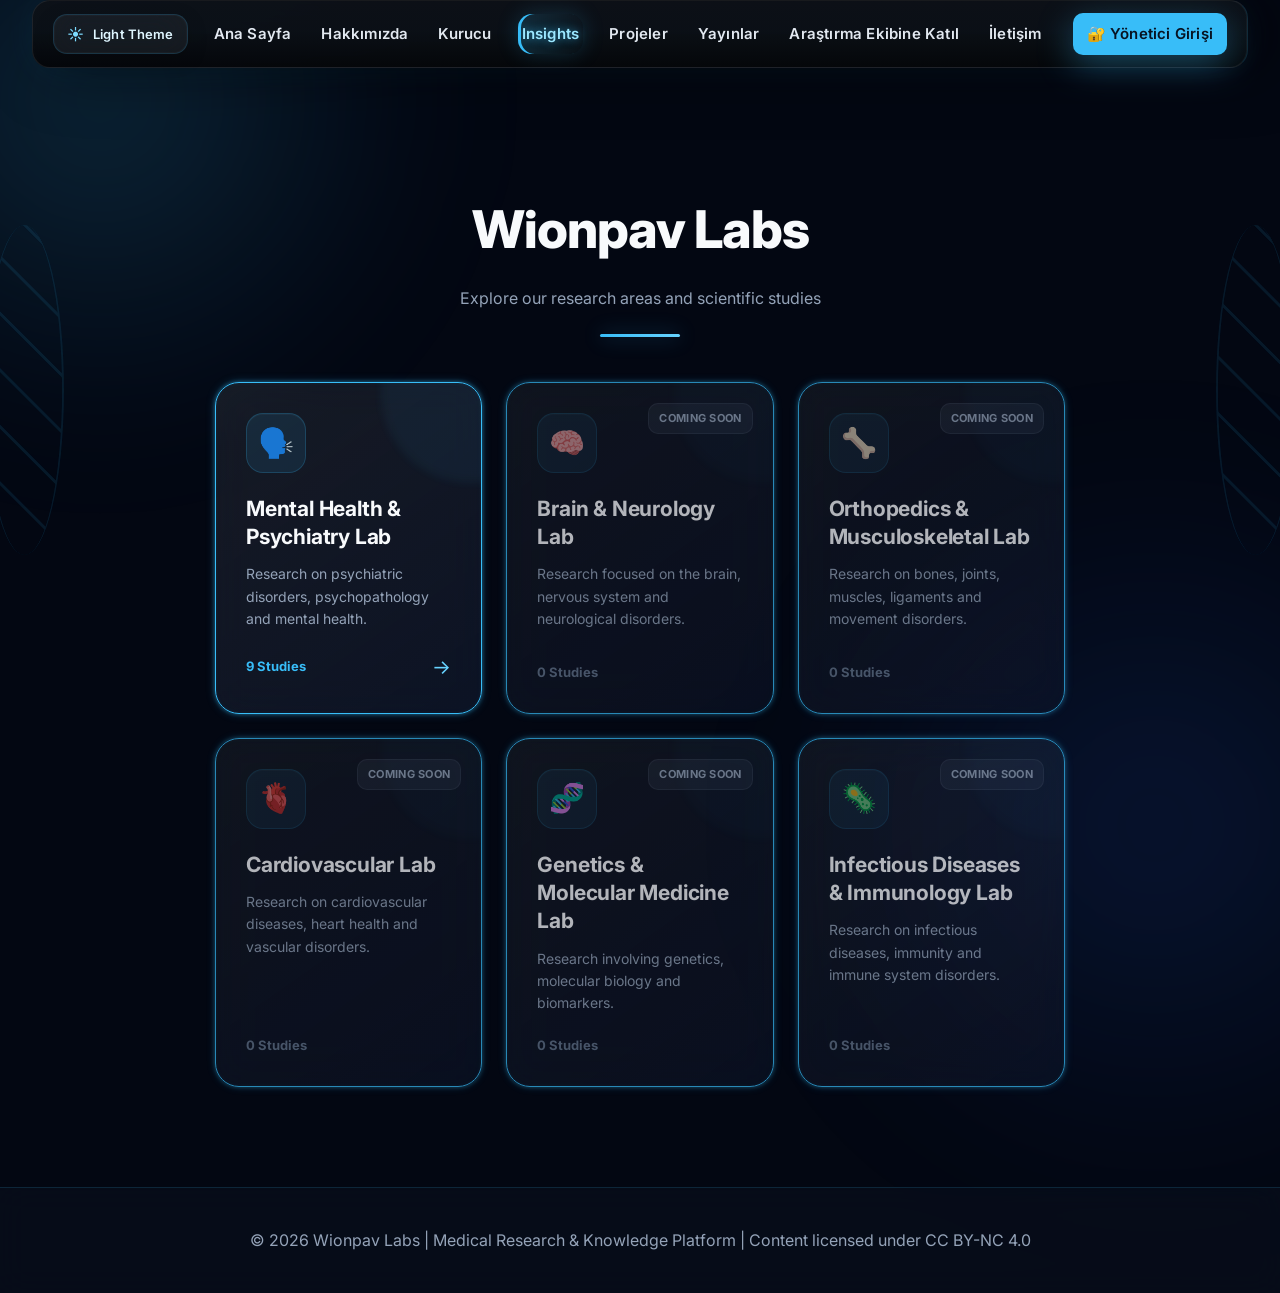
<file: insights.html>
<!DOCTYPE html>

<html lang="tr">
<head>
<link rel="stylesheet" href="css/style.css">

<meta charset="UTF-8">
<meta name="viewport" content="width=device-width, initial-scale=1.0">
<title>Insights | Wionpav Labs</title>

<link href="https://fonts.googleapis.com/css2?family=Inter:wght@300;400;600;800&display=swap" rel="stylesheet">
<!--
<style>

/* BODY AYNI */
body{
margin:0;
font-family:'Inter',sans-serif;
color:#e2e8f0;

background:
radial-gradient(circle at top,#14365f 0%,#0b2342 28%,#071322 55%,#040812 100%);
}

/* DNA BACKGROUND */
.science-background {
position: fixed;
inset: 0;
overflow: hidden;
pointer-events: none;
z-index: 0;
}

.dna-line{
position:absolute;
width:120px;
height:520px;
opacity:0.08;
background:repeating-linear-gradient(45deg,transparent 0 18px,#38bdf8 19px 21px,transparent 22px 40px);
border-left:2px solid #38bdf8;
border-right:2px solid #38bdf8;
border-radius:50%;
animation:dnaMove 18s ease-in-out infinite;
}

.dna-right{ right:12%; top:15%; }
.dna-left{ left:12%; top:15%; }

/* NAV (3 LÜ SOL ÜST) */
.menu-toggle{
position:fixed;
top:15px;
left:15px;
font-size:26px;
color:#38bdf8;
cursor:pointer;
z-index:999;
}

nav{
position:fixed;
top:0;
left:-100%;
width:260px;
height:100vh;
background:rgba(17,24,39,.95);
backdrop-filter:blur(25px);
display:flex;
flex-direction:column;
align-items:center;
justify-content:center;
gap:25px;
transition:.4s;
z-index:998;
}

nav.active{ left:0; }

nav a{
color:#e2e8f0;
text-decoration:none;
font-size:18px;
}

nav a:hover{ color:#38bdf8; }

/* CONTAINER */
.container{
max-width:900px;
margin:auto;
padding:100px 20px 60px;
position:relative;
z-index:2;
}

/* DIŞ PREMIUM KUTU */
.outer-box{
padding:30px;
border-radius:22px;
background:rgba(17,24,39,.72);
backdrop-filter:blur(20px);
border:1px solid rgba(255,255,255,.06);
box-shadow:0 20px 60px rgba(0,0,0,.35);
}

/* SENİN ORİJİNAL YAYIN STİLİN */
.paper-item{
position:relative;
overflow:hidden;
background:linear-gradient(145deg,rgba(255,255,255,.08),rgba(31,41,55,.65));
border:1px solid rgba(56,189,248,.18);
border-radius:20px;
padding:28px;
margin:25px 0;
transition:.4s ease;
box-shadow:0 15px 40px rgba(0,0,0,.28);
}

.paper-item:hover{
transform:translateY(-8px);
border-color:#38bdf8;
box-shadow:0 25px 60px rgba(56,189,248,.22);
}

.paper-item a{
color:white;
text-decoration:none;
font-size:20px;
font-weight:600;
line-height:1.5;
}

.paper-item a:hover{ color:#67d3ff; }

/* DOWNLOAD BUTON AYNEN */
.download-btn{
display:inline-flex;
align-items:center;
justify-content:center;
gap:8px;
margin-top:18px;
padding:12px 22px;
background:linear-gradient(135deg,#38bdf8,#67d3ff);
color:#071322 !important;
border-radius:14px;
text-decoration:none;
font-weight:700;
box-shadow:0 10px 25px rgba(56,189,248,.25);
transition:.35s ease;
}

.download-btn:hover{
transform:translateY(-5px) scale(1.03);
box-shadow:0 18px 40px rgba(56,189,248,.45);
}

/* RATING */
.rating{
    margin-top:10px;
    font-size:28px;
}

.rating span{
    cursor:pointer;
    color:#888;
    transition:.2s;
    margin-right:4px;
}

.rating.locked span{
cursor:default;
pointer-events:none;
}
.rating span:hover{ color:gold; }
.rating span.selected{ color:gold; }

footer{
text-align:center;
margin-top:50px;
color:#94a3b8;
}
.download-btn{
  display:inline-block;
  transition:0.25s;
}

.download-btn:hover{
  transform:scale(1.12);
}

.download-btn:active{
  transform:scale(1.18);
}
</style>
-->
<style>
/* ================================
   WIONPAV LABS - LAB SELECTION
================================ */

.labs-wrapper {
    max-width: 1100px;
    margin: 0 auto;
    padding: 120px 25px 60px;
    position: relative;
    z-index: 2;
}

.labs-header {
    text-align: center;
    margin-bottom: 45px;
}

.labs-header h1 {
    margin: 0;
    font-size: clamp(32px, 5vw, 52px);
    font-weight: 800;
    color: #f8fafc;
    letter-spacing: -1px;
}

.labs-header p {
    margin-top: 15px;
    color: #94a3b8;
    font-size: 16px;
}

.labs-header .labs-line {
    width: 80px;
    height: 3px;
    margin: 22px auto 0;
    border-radius: 10px;
    background: linear-gradient(90deg, #38bdf8, #67d3ff);
    box-shadow: 0 0 20px rgba(56,189,248,.45);
}


/* LAB GRID */

.labs-grid {
    display: grid;
    grid-template-columns: repeat(3, 1fr);
    gap: 24px;
}


/* LAB CARD */

.lab-card {
    position: relative;
    min-height: 220px;
    padding: 30px;
    border-radius: 24px;

    background:
        linear-gradient(
            145deg,
            rgba(255,255,255,.08),
            rgba(15,23,42,.78)
        );

    /* Normal durumda ince mavi çizgi */
    border: 1px solid rgba(56,189,248,.45);

    box-shadow:
        0 20px 50px rgba(0,0,0,.28);

    backdrop-filter: blur(18px);

    transition:
        transform .25s ease,
        border-color .25s ease,
        box-shadow .25s ease;

    cursor: pointer;
    overflow: hidden;
}

.lab-card::before {
    content: "";
    position: absolute;
    width: 180px;
    height: 180px;
    right: -80px;
    top: -80px;

    background: rgba(56,189,248,.08);

    border-radius: 50%;

    filter: blur(5px);

    transition: .35s ease;
}


/* Üzerine gelince sadece biraz belirginleşsin */
.lab-card:hover {
    border-color: rgba(56,189,248,.75);

    box-shadow:
        0 20px 50px rgba(0,0,0,.30);
}


/* BASINCA HAFİF IŞILTI */
.lab-card:active {
    transform: scale(.985);

    border-color: #38bdf8;

    box-shadow:
        0 0 12px rgba(56,189,248,.28),
        0 0 28px rgba(56,189,248,.12);
}


.lab-card:hover::before {
    transform: scale(1.4);
}


/* ICON */

.lab-icon {
    width: 58px;
    height: 58px;

    display: flex;
    align-items: center;
    justify-content: center;

    border-radius: 17px;

    background: rgba(56,189,248,.10);

    border: 1px solid rgba(56,189,248,.20);

    font-size: 29px;

    margin-bottom: 22px;
}


/* TITLE */

.lab-card h2 {
    margin: 0;

    color: #f8fafc;

    font-size: 21px;
    line-height: 1.35;
    font-weight: 700;
}


/* DESCRIPTION */

.lab-card p {
    color: #94a3b8;

    font-size: 14px;
    line-height: 1.6;

    margin: 12px 0 20px;
}


/* BOTTOM */

.lab-footer {
    display: flex;
    align-items: center;
    justify-content: space-between;

    margin-top: auto;
}


.lab-count {
    color: #38bdf8;

    font-size: 13px;
    font-weight: 700;
}


.lab-arrow {
    color: #67d3ff;

    font-size: 20px;

    transition: transform .3s ease;
}


.lab-card:hover .lab-arrow {
    transform: translateX(6px);
}


/* COMING SOON */

.lab-card.coming-soon {
    cursor: default;

    opacity: .72;
}


.lab-card.coming-soon:hover {
    transform: none;

    border-color: rgba(255,255,255,.10);

    box-shadow:
        0 20px 50px rgba(0,0,0,.28);
}


.lab-card.coming-soon .lab-count {
    color: #64748b;
}


.coming-badge {
    position: absolute;

    top: 20px;
    right: 20px;

    padding: 6px 10px;

    border-radius: 10px;

    background: rgba(100,116,139,.15);

    color: #94a3b8;

    font-size: 11px;
    font-weight: 700;
}


/* =================================
   RESEARCH SECTION
================================= */

.research-section {
    display: none;

    margin-top: 45px;

    padding: 30px;

    border-radius: 24px;

    background: rgba(15,23,42,.72);

    border: 1px solid rgba(56,189,248,.18);

    backdrop-filter: blur(20px);
}


.research-section.active {
    display: block;

    animation: labFadeIn .45s ease;
}


@keyframes labFadeIn {

    from {
        opacity: 0;
        transform: translateY(15px);
    }

    to {
        opacity: 1;
        transform: translateY(0);
    }

}


.research-header {
    display: flex;

    align-items: center;
    justify-content: space-between;

    gap: 20px;

    margin-bottom: 25px;
}


.research-title {
    margin: 0;

    color: #f8fafc;

    font-size: 27px;
}


.research-subtitle {
    margin: 7px 0 0;

    color: #94a3b8;

    font-size: 14px;
}


.back-to-labs {
    border: 1px solid rgba(56,189,248,.25);

    background: rgba(56,189,248,.08);

    color: #67d3ff;

    padding: 10px 16px;

    border-radius: 12px;

    cursor: pointer;

    font-family: inherit;

    font-weight: 600;

    transition: .25s ease;
}


.back-to-labs:hover {
    background: rgba(56,189,248,.16);

    border-color: #38bdf8;
}


/* MOBILE */

@media (max-width: 900px) {

    .labs-grid {
        grid-template-columns: repeat(2, 1fr);
    }

}


@media (max-width: 600px) {

    .labs-wrapper {
        padding: 10px 16px 40px;
    }

    .labs-grid {
        grid-template-columns: 1fr;
    }

    .lab-card {
        min-height: 190px;
    }

    .research-section {
        padding: 20px;
    }

    .research-header {
        flex-direction: column;
        align-items: flex-start;
    }

}
</style>
</head>

<body class="no-interaction-global">
<div class="science-background">
    <div class="dna-line dna-right"></div>
    <div class="dna-line dna-left"></div>

    <div class="particle p1"></div>
    <div class="particle p2"></div>
    <div class="particle p3"></div>
    <div class="particle p4"></div>
    <div class="particle p5"></div>
</div>
<div class="science-background">
<div class="dna-line dna-right"></div>
<div class="dna-line dna-left"></div>
</div>

<!-- 🔥 PREMIUM MENU BUTONU -->
  <button id="menuToggle" class="menu-toggle" onclick="toggleMenu()">
        <span></span>
        <span></span>
        <span></span>
    </button>


<nav id="navMenu">
    <!-- THEME SWITCHER -->
<div class="drawer-topbar">

    <button
        id="themeToggle"
        class="theme-toggle"
        type="button"
        aria-label="Tema değiştir"
        aria-pressed="false"
    >
        <span class="theme-toggle-icon">☀</span>

        <span class="theme-toggle-text">
            Light Theme
        </span>
    </button>

</div>
    <button class="menu-close" onclick="closeMenu()">✕</button>
  <a href="index.html">Ana Sayfa</a>
<a href="hakkımızda.html">Hakkımızda</a>
<a href="kurucu.html">Kurucu</a>
<a href="insights.html">Insights</a>
<a href="projeler.html">Projeler</a>
<a href="yayinlar.html">Yayınlar</a>
<a href="katil.html" class="active">Araştırma Ekibine Katıl</a>
<a href="index.html#iletisim">İletişim</a>
    <a href="login.html" class="admin-link">🔐 Yönetici Girişi</a>
</nav>
    <div id="menuOverlay" class="menu-overlay" onclick="closeMenu()"></div>

<main>

<div class="labs-wrapper">

    <!-- =========================
         LABS HEADER
    ========================== -->

    <div class="labs-header">

        <h1>Wionpav Labs</h1>

        <p>
            Explore our research areas and scientific studies
        </p>

        <div class="labs-line"></div>

    </div>


    <!-- =========================
         LAB SELECTION
    ========================== -->

    <div id="labsSelection" class="labs-grid">


        <!-- 1. MENTAL HEALTH -->

        <div
            class="lab-card"
            onclick="openLab('mental-health')"
        >

            <div class="lab-icon">
                🗣️
            </div>

            <h2>
                Mental Health & Psychiatry Lab
            </h2>

            <p>
                Research on psychiatric disorders,
                psychopathology and mental health.
            </p>

            <div class="lab-footer">

                <span class="lab-count">
                    9 Studies
                </span>

                <span class="lab-arrow">
                    →
                </span>

            </div>

        </div>



        <!-- 2. BRAIN & NEUROLOGY -->

        <div class="lab-card coming-soon">

            <span class="coming-badge">
                COMING SOON
            </span>

            <div class="lab-icon">
                🧠
            </div>

            <h2>
                Brain & Neurology Lab
            </h2>

            <p>
                Research focused on the brain,
                nervous system and neurological disorders.
            </p>

            <div class="lab-footer">

                <span class="lab-count">
                    0 Studies
                </span>

            </div>

        </div>



        <!-- 3. ORTHOPEDICS -->

        <div class="lab-card coming-soon">

            <span class="coming-badge">
                COMING SOON
            </span>

            <div class="lab-icon">
    🦴
</div>

            <h2>
                Orthopedics & Musculoskeletal Lab
            </h2>

            <p>
                Research on bones, joints, muscles,
                ligaments and movement disorders.
            </p>

            <div class="lab-footer">

                <span class="lab-count">
                    0 Studies
                </span>

            </div>

        </div>



        <!-- 4. CARDIOVASCULAR -->

        <div class="lab-card coming-soon">

            <span class="coming-badge">
                COMING SOON
            </span>

           <div class="lab-icon">
    🫀
</div>
            <h2>
                Cardiovascular Lab
            </h2>

            <p>
                Research on cardiovascular diseases,
                heart health and vascular disorders.
            </p>

            <div class="lab-footer">

                <span class="lab-count">
                    0 Studies
                </span>

            </div>

        </div>



        <!-- 5. GENETICS -->

        <div class="lab-card coming-soon">

            <span class="coming-badge">
                COMING SOON
            </span>

            <div class="lab-icon">
                🧬
            </div>

            <h2>
                Genetics & Molecular Medicine Lab
            </h2>

            <p>
                Research involving genetics,
                molecular biology and biomarkers.
            </p>

            <div class="lab-footer">

                <span class="lab-count">
                    0 Studies
                </span>

            </div>

        </div>



        <!-- 6. INFECTIOUS DISEASES -->

        <div class="lab-card coming-soon">

            <span class="coming-badge">
                COMING SOON
            </span>

            <div class="lab-icon">
                🦠
            </div>

            <h2>
                Infectious Diseases & Immunology Lab
            </h2>

            <p>
                Research on infectious diseases,
                immunity and immune system disorders.
            </p>

            <div class="lab-footer">

                <span class="lab-count">
                    0 Studies
                </span>

            </div>

        </div>

    </div>



    <!-- =========================================
         MENTAL HEALTH & PSYCHIATRY LAB
    ========================================== -->

    <div
        id="mental-health"
        class="research-section"
    >

        <div class="research-header">

            <div>

                <h2 class="research-title">
                    🗣️ Mental Health & Psychiatry Lab
                </h2>

                <p class="research-subtitle">
                    Research studies in psychiatry and mental health
                </p>

            </div>

            <button
                class="back-to-labs"
                onclick="closeLab()"
            >
                ← Back to Labs
            </button>

        </div>



        <!-- =================================
             1. BIPOLAR
        ================================== -->

        <div class="paper-item">

            <div class="paper-header">

                <a
                    id="insights1-title"
                    href="insights/Bipolar Disorder.pdf"
                    target="_blank"
                >
                    📄 1. Bipolar Disorder Read PDF
                </a>

                <button
                    id="insights1-lang"
                    class="lang-switch"
                    onclick="toggleLanguage('insights1')"
                >
                    🇬🇧
                </button>

            </div>

            <a
                id="insights1-download"
                class="download-btn"
                href="insights/Bipolar Disorder.pdf"
                download
            >
                ⬇️ 1. Bipolar Disorder Download PDF
            </a>

        </div>



        <!-- =================================
             2. SCHIZOPHRENIA
        ================================== -->

        <div class="paper-item">

            <div class="paper-header">

                <a
                    id="insights2-title"
                    href="insights/Schizophrenia.pdf"
                    target="_blank"
                >
                    📄 2. Schizophrenia Read PDF
                </a>

                <button
                    id="insights2-lang"
                    class="lang-switch"
                    onclick="toggleLanguage('insights2')"
                >
                    🇬🇧
                </button>

            </div>

            <a
                id="insights2-download"
                class="download-btn"
                href="insights/Schizophrenia.pdf"
                download
            >
                ⬇️ 2. Schizophrenia Download PDF
            </a>

        </div>



        <!-- =================================
             3. CAPGRAS
        ================================== -->

        <div class="paper-item">

            <div class="paper-header">

                <a
                    id="insights3-title"
                    href="insights/Capgras Syndrome.pdf"
                    target="_blank"
                >
                    📄 3. Capgras Syndrome Read PDF
                </a>

                <button
                    id="insights3-lang"
                    class="lang-switch"
                    onclick="toggleLanguage('insights3')"
                >
                    🇬🇧
                </button>

            </div>

            <a
                id="insights3-download"
                class="download-btn"
                href="insights/Capgras Syndrome.pdf"
                download
            >
                ⬇️ 3. Capgras Syndrome Download PDF
            </a>

        </div>



        <!-- =================================
             4. COTARD
        ================================== -->

        <div class="paper-item">

            <div class="paper-header">

                <a
                    id="insights4-title"
                    href="insights/Cotard Syndrome.pdf"
                    target="_blank"
                >
                    📄 4. Cotard Syndrome Read PDF
                </a>

                <button
                    id="insights4-lang"
                    class="lang-switch"
                    onclick="toggleLanguage('insights4')"
                >
                    🇬🇧
                </button>

            </div>

            <a
                id="insights4-download"
                class="download-btn"
                href="insights/Cotard Syndrome.pdf"
                download
            >
                ⬇️ 4. Cotard Syndrome Download PDF
            </a>

        </div>



        <!-- =================================
             5. ANXIETY
        ================================== -->

        <div class="paper-item">

            <div class="paper-header">

                <a
                    id="insights5-title"
                    href="insights/Anxiety Disorders.pdf"
                    target="_blank"
                >
                    📄 5. Anxiety Disorders Read PDF
                </a>

                <button
                    id="insights5-lang"
                    class="lang-switch"
                    onclick="toggleLanguage('insights5')"
                >
                    🇬🇧
                </button>

            </div>

            <a
                id="insights5-download"
                class="download-btn"
                href="insights/Anxiety Disorders.pdf"
                download
            >
                ⬇️ 5. Anxiety Disorders Download PDF
            </a>

        </div>



        <!-- =================================
             6. DISSOCIATIVE
        ================================== -->

        <div class="paper-item">

            <div class="paper-header">

                <a
                    id="insights6-title"
                    href="insights/Dissociative Disorders.pdf"
                    target="_blank"
                >
                    📄 6. Dissociative Disorders Read PDF
                </a>

                <button
                    id="insights6-lang"
                    class="lang-switch"
                    onclick="toggleLanguage('insights6')"
                >
                    🇬🇧
                </button>

            </div>

            <a
                id="insights6-download"
                class="download-btn"
                href="insights/Dissociative Disorders.pdf"
                download
            >
                ⬇️ 6. Dissociative Disorders Download PDF
            </a>

        </div>



        <!-- =================================
             7. DEPRESSION
        ================================== -->

        <div class="paper-item">

            <div class="paper-header">

                <a
                    id="insights7-title"
                    href="insights/Depression (Depressive Disorder).pdf"
                    target="_blank"
                >
                    📄 7. Depression (Depressive Disorder) Read PDF
                </a>

                <button
                    id="insights7-lang"
                    class="lang-switch"
                    onclick="toggleLanguage('insights7')"
                >
                    🇬🇧
                </button>

            </div>

            <a
                id="insights7-download"
                class="download-btn"
                href="insights/Depression (Depressive Disorder).pdf"
                download
            >
                ⬇️ 7. Depression (Depressive Disorder) Download PDF
            </a>

        </div>



        <!-- =================================
             8. FREGOLI
        ================================== -->

        <div class="paper-item">

            <div class="paper-header">

                <a
                    id="insights8-title"
                    href="insights/Fregoli Syndrome.pdf"
                    target="_blank"
                >
                    📄 8. Fregoli Syndrome Read PDF
                </a>

                <button
                    id="insights8-lang"
                    class="lang-switch"
                    onclick="toggleLanguage('insights8')"
                >
                    🇬🇧
                </button>

            </div>

            <a
                id="insights8-download"
                class="download-btn"
                href="insights/Fregoli Syndrome.pdf"
                download
            >
                ⬇️ 8. Fregoli Syndrome Download PDF
            </a>

        </div>



        <!-- =================================
             9. OCD
        ================================== -->

        <div class="paper-item">

            <div class="paper-header">

                <a
                    id="insights9-title"
                    href="insights/Obsessive-Compulsive Disorder (OCD).pdf"
                    target="_blank"
                >
                    📄 9. Obsessive-Compulsive Disorder (OCD) Read PDF
                </a>

                <button
                    id="insights9-lang"
                    class="lang-switch"
                    onclick="toggleLanguage('insights9')"
                >
                    🇬🇧
                </button>

            </div>

            <a
                id="insights9-download"
                class="download-btn"
                href="insights/Obsessive-Compulsive Disorder (OCD).pdf"
                download
            >
                ⬇️ 9. Obsessive-Compulsive Disorder (OCD) Download PDF
            </a>

        </div>

    </div>

</div>

</main>

<footer>
© 2026 Wionpav Labs | Medical Research & Knowledge Platform | Content licensed under CC BY-NC 4.0
</footer>


<script>
function openLab(lab) {

    if (lab === "mental-health") {

        const labsSelection =
            document.getElementById("labsSelection");

        const mentalHealth =
            document.getElementById("mental-health");

        labsSelection.style.display = "none";

        mentalHealth.classList.add("active");

        // Açık olan labı URL'de hatırla
        history.replaceState(null, "", "#mental-health");

        window.scrollTo({
            top: 0,
            behavior: "smooth"
        });
    }
}


function closeLab() {

    const labsSelection =
        document.getElementById("labsSelection");

    const mentalHealth =
        document.getElementById("mental-health");

    mentalHealth.classList.remove("active");

    labsSelection.style.display = "grid";

    // Labdan çıkınca hash'i temizle
    history.replaceState(
        null,
        "",
        window.location.pathname
    );

    window.scrollTo({
        top: 0,
        behavior: "smooth"
    });
}


/* =========================================================
   SAYFA YENİLENDİĞİNDE AÇIK LABI GERİ YÜKLE
   ========================================================= */

document.addEventListener("DOMContentLoaded", function () {

    const hash = window.location.hash;

    if (hash === "#mental-health") {
        openLab("mental-health");
    }

});
</script>

<script src="js/main.js"></script>
<script src="js/main.js"></script>

</body>
</html>
</file>
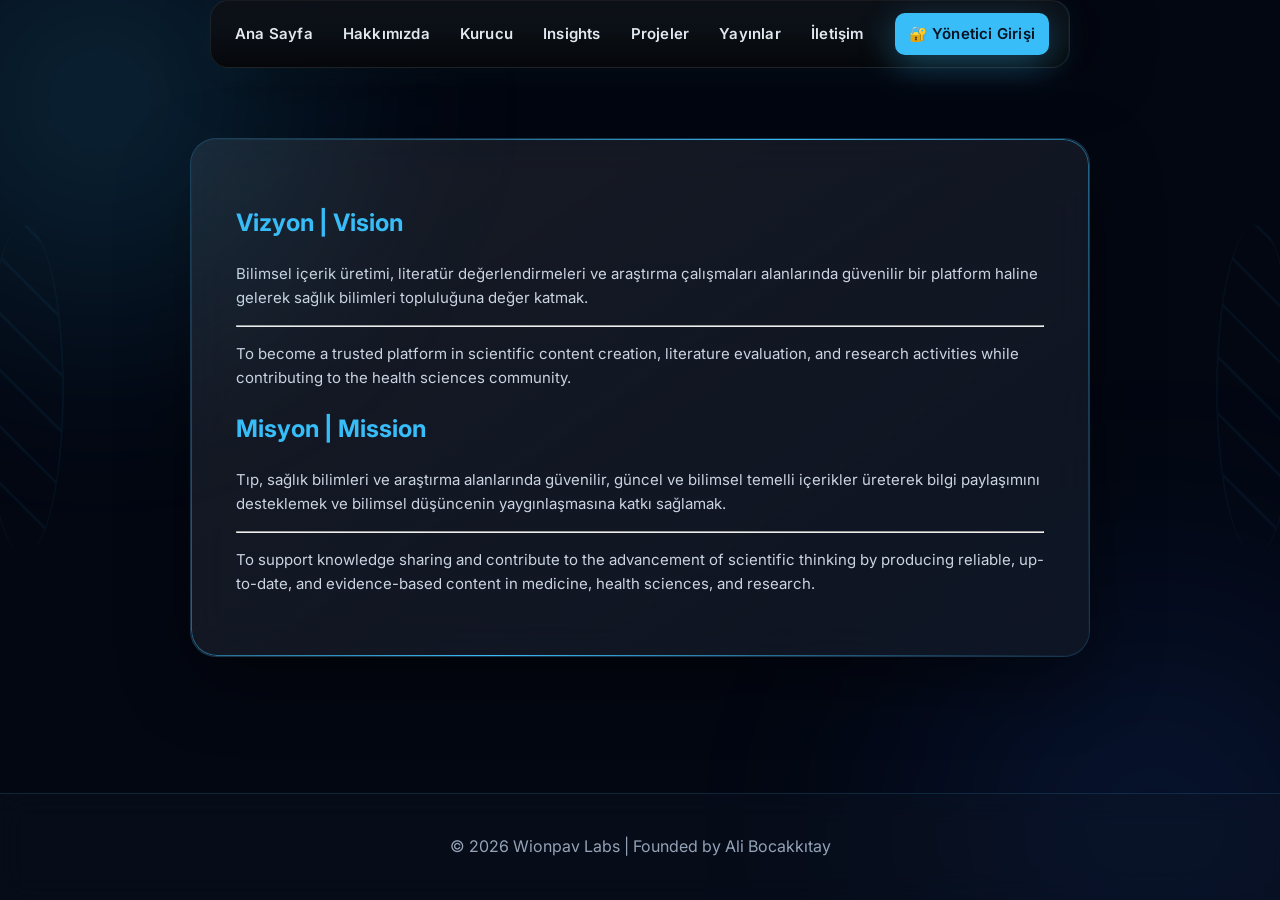
<file: vizyon.html>
<!DOCTYPE html>

<html lang="tr">
<head>
<link rel="stylesheet" href="css/style.css">
<meta charset="UTF-8">
<meta name="viewport" content="width=device-width, initial-scale=1.0">

<title>Vizyon & Misyon | Wionpav Labs</title>

<link href="https://fonts.googleapis.com/css2?family=Inter:wght@300;400;600;800&display=swap" rel="stylesheet">
<!--
<style>

body{
margin:0;
font-family:'Inter',sans-serif;
color:#e2e8f0;

background:
radial-gradient(circle at top,#14365f 0%,#0b2342 30%,#071322 60%,#040812 100%);
}

/* MENU BUTTON */
.menu-toggle{
position:fixed;
top:15px;
left:15px;
font-size:28px;
color:#38bdf8;
cursor:pointer;
z-index:1000;
}

/* NAV FULL */
nav{
position:fixed;
top:0;
left:-100%;
width:260px;
height:100vh;

background:rgba(17,24,39,.95);
backdrop-filter:blur(25px);

display:flex;
flex-direction:column;
align-items:center;
justify-content:center;
gap:22px;

transition:.4s;
z-index:999;
}

nav.active{
left:0;
}

nav a{
color:#e2e8f0;
text-decoration:none;
font-size:18px;
transition:.3s;
}

nav a:hover{
color:#38bdf8;
}

/* CONTAINER */
.container{
max-width:900px;
margin:auto;
padding:40px 20px 60px;
}
/* PREMIUM MASTER BOX */
.super-box{

position:relative;

padding:45px;

border-radius:26px;

background:
linear-gradient(145deg,
rgba(255,255,255,.08),
rgba(17,24,39,.8)
);

border:1px solid rgba(56,189,248,.18);

backdrop-filter:blur(22px);

box-shadow:
0 25px 70px rgba(0,0,0,.45);

transition:.4s;
}

/* glow border */
.super-box::before{
content:"";
position:absolute;
inset:0;
border-radius:26px;
padding:1px;

background:linear-gradient(120deg,transparent,#38bdf8,transparent);

-webkit-mask:
linear-gradient(#000 0 0) content-box,
linear-gradient(#000 0 0);

-webkit-mask-composite:xor;
mask-composite:exclude;
}

.super-box:hover{
transform:translateY(-10px) scale(1.01);

box-shadow:
0 35px 90px rgba(56,189,248,.2);
}

/* INNER SECTIONS */
.inner-block{
margin-bottom:30px;
}

h2{
color:#38bdf8;
margin-bottom:15px;
}

p{
line-height:1.7;
color:#cbd5f5;
}

hr{
border:1px solid #2d3748;
margin:25px 0;
}

/* TITLE */
.title{
text-align:center;
margin-bottom:50px;
}

.title h1{
font-size:42px;
letter-spacing:5px;
}

.title p{
color:#94a3b8;
}

/* FOOTER */
footer{
text-align:center;
padding:35px;
color:#94a3b8;
border-top:1px solid rgba(56,189,248,.15);
margin-top:60px;
}

/* MOBILE */
@media(max-width:768px){
.super-box{
padding:30px;
}
}

</style>
 -->

</head>

<body>
 <div class="science-background">
    <div class="dna-line dna-right"></div>
    <div class="dna-line dna-left"></div>

    <div class="particle p1"></div>
    <div class="particle p2"></div>
    <div class="particle p3"></div>
    <div class="particle p4"></div>
    <div class="particle p5"></div>
</div>

<!-- 🔥 PREMIUM MENU BUTONU -->
<div class="menu-toggle" onclick="toggleMenu()">

    <span class="hamburger-icon">
        <i></i>
        <i></i>
        <i></i>
    </span>

</div>


<nav id="navMenu">
 <button class="menu-close" onclick="closeMenu()">✕</button>
   <a href="index.html">Ana Sayfa</a>
<a href="hakkımızda.html">Hakkımızda</a>
<a href="kurucu.html">Kurucu</a>
<a href="insights.html">Insights</a>
<a href="projeler.html">Projeler</a>
<a href="yayinlar.html">Yayınlar</a>
<a href="#iletisim">İletişim</a>
    <a href="login.html" class="admin-link">🔐 Yönetici Girişi</a>
</nav>


<div class="container">



<div class="super-box vision-box">

<div class="inner-block">

<h2>Vizyon | Vision</h2>

<p>
Bilimsel içerik üretimi, literatür değerlendirmeleri 
ve araştırma çalışmaları alanlarında güvenilir bir platform haline gelerek 
sağlık bilimleri topluluğuna değer katmak.
</p>

<hr>

<p>
To become a trusted platform in scientific content creation, literature
evaluation, and research activities while contributing to the health
sciences community.
</p>

</div>

<div class="inner-block">

<h2>Misyon | Mission</h2>

<p>
Tıp, sağlık bilimleri ve araştırma alanlarında 
güvenilir, güncel ve bilimsel temelli içerikler üreterek bilgi paylaşımını 
desteklemek ve bilimsel düşüncenin yaygınlaşmasına katkı sağlamak.
</p>

<hr>

<p>
To support knowledge sharing and contribute to the advancement of scientific
thinking by producing reliable, up-to-date, and evidence-based content in
medicine, health sciences, and research.
</p>

</div>

</div>

</div>

<footer>
© 2026 Wionpav Labs | Founded by Ali Bocakkıtay
</footer>
<!--
<script>
function toggleMenu(){
document.getElementById("navMenu").classList.toggle("active");
}
</script>
 -->
<script src="js/main.js"></script>


</body>
</html>
</file>
<file: css/style.css>
/* =====================================
   WIONPAV LABS - MAIN STYLE
   Bölüm 1
===================================== */


/* GENEL */

html{
    scroll-behavior:smooth;
}


html, body{
    margin:0;
    padding:0;
    width:100%;
    overflow-x:hidden;
}


body{

    font-family:'Inter',sans-serif;

    color:#e2e8f0;

    line-height:1.6;


    background:
    radial-gradient(
        circle at top,
        #14365f 0%,
        #0b2342 28%,
        #071322 55%,
        #040812 100%
    );

    background-attachment:fixed;

}


/* ARKA PLAN GLOW */

body::before{

    content:"";

    position:fixed;

    top:-250px;
    left:-250px;

    width:700px;
    height:700px;

    border-radius:50%;


    background:
    radial-gradient(
        circle,
        rgba(56,189,248,.18) 0%,
        rgba(56,189,248,.08) 35%,
        transparent 70%
    );


    filter:blur(70px);

    z-index:1;

    pointer-events:none;

}



body::after{

    content:"";

    position:fixed;


    bottom:-300px;
    right:-250px;


    width:750px;
    height:750px;


    border-radius:50%;


    background:
    radial-gradient(
        circle,
        rgba(37,99,235,.16) 0%,
        rgba(37,99,235,.07) 35%,
        transparent 70%
    );


    filter:blur(80px);

    z-index:-1;

    pointer-events:none;

}



/* HERO */

header{

    padding:60px 20px;

    text-align:center;

    background:#111827;

}



.hero{

    position:relative;

    min-height:auto;

    padding:90px 20px 25px;

    display:flex;

    justify-content:center;

    align-items:center;

    overflow:visible;

    background:
    radial-gradient(
        circle at top,
        #163a67 0%,
        #0b2342 35%,
        #071322 70%,
        #050b16 100%
    );

}



.hero::after{


    content:"";


    position:absolute;


    left:0;

    bottom:0;


    width:100%;


    height:180px;


    background:
    linear-gradient(
        to bottom,
        transparent,
        #111827 90%
    );


    pointer-events:none;

}



.hero-text{


    text-align:center;


    z-index:10;


    transform:translateY(-20px);


}



.hero-subtitle{


    font-size:22px;

    color:#9db2c8;

    letter-spacing:3px;

    text-transform:uppercase;

}




.hero-line{


    width:380px;

    height:3px;


    background:
    linear-gradient(
        90deg,
        transparent,
        #38bdf8,
        white,
        #38bdf8,
        transparent
    );


    box-shadow:0 0 35px #38bdf8;


}




/* LOGO */


.logo-box{

    display:inline-block;

}



.wionpav-logo{


    width:720px;


    max-width:92%;


    display:block;



    filter:


    drop-shadow(
        0 0 25px rgba(56,189,248,.35)
    )


    drop-shadow(
        0 0 60px rgba(56,189,248,.15)
    );


    transition:1s ease;


}



.wionpav-logo:hover{


    transform:scale(1.04);


    filter:


    drop-shadow(
        0 0 35px rgba(56,189,248,.6)
    )


    drop-shadow(
        0 0 90px rgba(56,189,248,.25)
    );


}




/* NAVBAR */


nav{

    display:flex;
    justify-content:center;
    align-items:center;
    gap:25px;

    position:sticky;
    top:15px;

    width:fit-content;

    margin:auto;

    padding:16px 38px;

    border-radius:22px;

    background:rgba(17,24,39,.35);

    backdrop-filter:blur(25px) saturate(160%);

    border:1px solid rgba(255,255,255,.08);

    box-shadow:0 15px 40px rgba(0,0,0,.35);

    z-index:999;

}

nav.active{
    left:0 !important;
}

    margin:auto;



    padding:16px 38px;



    border-radius:22px;



    background:
    rgba(17,24,39,.35);



    backdrop-filter:
    blur(25px)
    saturate(160%);



    border:
    1px solid rgba(255,255,255,.08);



    box-shadow:
    0 15px 40px rgba(0,0,0,.35);



    z-index:999;


}



nav a{


    color:#e2e8f0;


    text-decoration:none;


    position:relative;


    transition:.3s ease;


}



nav a::after{


    content:"";


    position:absolute;


    left:50%;


    bottom:-8px;



    width:0;


    height:2px;



    background:#38bdf8;


    transform:translateX(-50%);



    box-shadow:0 0 10px #38bdf8;


    transition:.35s ease;


}



nav a:hover::after{


    width:100%;


}


nav a:hover{


    color:#38bdf8;


    transform:translateY(-2px);


}



nav a.active{


    color:#38bdf8;


    font-weight:bold;


    border-bottom:2px solid #38bdf8;


    padding-bottom:2px;

}



.admin-link{


    background:#38bdf8;


    color:#071322 !important;


    padding:10px 18px;


    border-radius:10px;


    font-weight:bold;


    margin-left:25px;


    transition:.3s;


}



.admin-link:hover{


    background:#67d3ff;


}
/* =====================================
   WIONPAV LABS - MAIN STYLE
   Bölüm 2
===================================== */


/* ANA ALAN */


main{


    max-width:900px;


    margin:-30px auto 40px;


    padding:0 20px;


    position:relative;


    z-index:20;


}



/* GLASS SECTION */


section{


    margin-bottom:40px;


    padding:30px;



    background:
    rgba(17,24,39,.72);



    backdrop-filter:
    blur(20px);



    border:
    1px solid rgba(255,255,255,.06);



    border-radius:22px;



    box-shadow:


    0 20px 60px rgba(0,0,0,.35);



    transition:.35s;


    position:relative;
z-index:1;
    overflow:hidden;


}



section:hover{

    transform:translateY(-6px);

    border-color:#38bdf8;

    box-shadow:
    0 0 25px rgba(56,189,248,.25),
    0 0 70px rgba(56,189,248,.18),
    0 25px 80px rgba(56,189,248,.15);

}



section::before{


    content:"";


    position:absolute;
z-index:-1;

    inset:0;


    border-radius:22px;


    padding:1px;



    background:
    linear-gradient(
        120deg,
        transparent,
        #38bdf8,
        transparent
    );


    -webkit-mask:
    linear-gradient(#000 0 0) content-box,
    linear-gradient(#000 0 0);


    -webkit-mask-composite:xor;


    mask-composite:exclude;


}



h2{


    color:#38bdf8;

}




/* FOUNDER */


.founder-card{


    display:flex;


    align-items:center;


    gap:30px;


    margin-bottom:25px;


    padding:25px;


    border-radius:20px;



    background:
    rgba(255,255,255,.03);



    border:
    1px solid rgba(56,189,248,.12);



    box-shadow:


    0 15px 40px rgba(0,0,0,.25);



    transition:.35s ease;


}



.founder-card:hover{


    transform:translateY(-5px);



    border-color:
    rgba(56,189,248,.35);



    box-shadow:


    0 25px 60px rgba(56,189,248,.15);


}



.founder-photo{


    width:160px;


    height:160px;


    border-radius:50%;


    object-fit:cover;


    object-position:50% 18%;



    border:
    3px solid rgba(56,189,248,.8);



    box-shadow:


    0 0 20px rgba(56,189,248,.35),


    0 0 50px rgba(56,189,248,.15);



    transition:.4s ease;


}



.founder-photo:hover{


    transform:scale(1.08);


}





.founder-info h3{


    margin:0;


    font-size:24px;


    color:#38bdf8;


}




/* PDF KARTLARI */


.paper-item{


    position:relative;


    overflow:hidden;


    background:


    linear-gradient(
        145deg,
        rgba(255,255,255,.08),
        rgba(31,41,55,.65)
    );


    border:
    1px solid rgba(56,189,248,.18);



    border-radius:20px;


    padding:28px;


    margin:25px 0;



    transition:.4s ease;



    box-shadow:


    0 15px 40px rgba(0,0,0,.28);


}



.paper-item:hover{

    transform:translateY(-8px);

    border-color:#38bdf8;

    box-shadow:
        0 0 25px rgba(56,189,248,.35),
        0 0 60px rgba(56,189,248,.25),
        0 25px 80px rgba(56,189,248,.20);

}




.paper-item a{


    color:white;


    text-decoration:none;


    font-size:20px;


    font-weight:600;


}



.paper-item a:hover{


    color:#67d3ff;


}




.download-btn{


    display:inline-flex;


    align-items:center;


    justify-content:center;


    gap:8px;



    margin-top:18px;



    padding:12px 22px;



    background:


    linear-gradient(
        135deg,
        #38bdf8,
        #67d3ff
    );



    color:#071322 !important;


    border-radius:14px;



    font-weight:700;



    box-shadow:


    0 10px 25px rgba(56,189,248,.25);



    transition:.35s ease;


}



.download-btn:hover{


    transform:
    translateY(-5px)
    scale(1.03);



}



/* YORUM SISTEMI */


.comment-box{


    display:flex;


    flex-direction:column;


    gap:10px;


    margin-bottom:20px;


}




.comment-box input,
.comment-box textarea{


    padding:10px;


    border-radius:8px;


    border:none;


    outline:none;


}



.comment-box button{


    padding:10px;


    border:none;


    border-radius:8px;



    background:#38bdf8;


    color:#0f172a;



    font-weight:bold;


    cursor:pointer;


}




.comment{


    background:#1f2937;


    padding:10px;


    border-radius:8px;


    margin-bottom:10px;


}



.comment b{


    color:#38bdf8;


}




/* FOOTER */


footer{


    margin-top:auto !important;


    padding:40px 20px;


    text-align:center;


    color:#94a3b8;



    border-top:
    1px solid rgba(56,189,248,.15);



    background:
    rgba(17,24,39,.35);



    backdrop-filter:
    blur(15px);


}



/* MAINTENANCE */


#maintenance{


    position:fixed;


    inset:0;


    width:100vw;


    height:100vh;


    display:none;


    background:#0f172a;


    color:white;


    z-index:999999;


    justify-content:center;


    align-items:center;


    flex-direction:column;


    text-align:center;


    overflow:hidden;


}


body.maintenance-active{


    overflow:hidden !important;


    height:100vh;


    width:100%;


}



/* SECTION ANIMATION */


section.reveal{


    opacity:0;


    transform:translateY(40px);


    transition:


    opacity .8s ease,


    transform .8s ease;


}



section.reveal.show{


    opacity:1;


    transform:translateY(0);


}
/* =====================================
   WIONPAV LABS - MAIN STYLE
   Bölüm 3
===================================== */


/* SCROLL OKU */


.scroll-arrow{


    display:inline-block;


    margin-top:35px;


    font-size:55px;


    color:#38bdf8;



    text-decoration:none;



    animation:
    float 1.8s infinite,
    pulseGlow 2s infinite;



    text-shadow:


    0 0 15px #38bdf8,


    0 0 35px rgba(56,189,248,.5);


    transition:.3s;


}




.scroll-arrow:hover{


    color:white;


    transform:scale(1.15);


}



@keyframes pulseGlow{


    0%,100%{

        opacity:1;

    }


    50%{

        opacity:.65;

    }

}




@keyframes float{


    0%{

        transform:translateY(0);

    }


    50%{

        transform:translateY(10px);

    }


    100%{

        transform:translateY(0);

    }

}




/* HERO ANIMASYON */


.hero-text{


    opacity:0;


    transform:translateY(40px);


    animation:
    fadeUp 1.2s ease forwards;


}




@keyframes fadeUp{


    to{


        opacity:1;


        transform:translateY(0);


    }


}




/* RATING */


.rating{


    margin-top:10px;


    font-size:28px;


}




.rating span{


    cursor:pointer;


    color:#888;


    transition:.2s;


    margin-right:4px;


}



.rating span:hover{


    color:gold;


}




.rating span.selected{


    color:gold;


}



.rating.locked span{


    cursor:default;


}





/* BILIMSEL ARKA PLAN */


.science-background{


    position:fixed;


    inset:0;


    overflow:hidden;


    pointer-events:none;


    z-index:0;


}




/* DNA */


.dna-line{


    position:absolute;


    width:120px;


    height:520px;


    opacity:.08;



    background:


    repeating-linear-gradient(


        45deg,


        transparent 0 18px,


        #38bdf8 19px 21px,


        transparent 22px 40px


    );



    border-left:2px solid #38bdf8;


    border-right:2px solid #38bdf8;



    border-radius:50%;



    animation:
    dnaMove 18s ease-in-out infinite;


}



.dna-right{


    right:12%;


    top:15%;


}



.dna-left{


    left:12%;


    top:15%;


    animation-delay:2s;


}




@keyframes dnaMove{


    0%,100%{

        transform:translateY(0);

    }


    50%{

        transform:translateY(-40px);

    }

}





/* PARÇACIKLAR */


.particle{


    position:absolute;


    width:8px;


    height:8px;


    background:#38bdf8;


    border-radius:50%;



    opacity:.25;



    box-shadow:


    0 0 15px #38bdf8;



    animation:
    floatParticle 12s infinite ease-in-out;


}



.p1{

    top:20%;

    left:15%;

}


.p2{

    top:65%;

    left:25%;

    animation-delay:3s;

}



.p3{

    top:35%;

    right:25%;

    animation-delay:5s;

}




.p4{

    bottom:20%;

    right:15%;

    animation-delay:2s;

}




.p5{

    top:75%;

    left:70%;

    animation-delay:7s;

}




@keyframes floatParticle{


    0%{


        transform:translateY(0);


        opacity:.15;


    }


    50%{


        transform:translateY(-40px);


        opacity:.35;


    }


    100%{


        transform:translateY(0);


        opacity:.15;


    }


}






/* MOBIL MENU */

.menu-toggle{
    position:fixed;
    top:75px;
    left:15px;
    z-index:9999;
}



/* MOBIL TASARIM */


@media(max-width:768px){

    .hero{
        min-height:auto;
        padding:75px 15px 15px;
    }

    .wionpav-logo{
        width:100vw;
        max-width:490px;
    }

    /* diğer mobil kodlar */
}



.wionpav-logo{


    width:100vw;


    max-width:490px;


}




.hero-text{


    width:100%;


    display:flex;


    flex-direction:column;


    align-items:center;


    justify-content:center;


    text-align:center;


    transform:translateY(-10px);


}



.hero-subtitle{


    font-size:13px;


}



.hero-line{


    width:220px;


}




.scroll-arrow{


    font-size:42px;


}








.menu-toggle{


    display:flex;


}



.admin-link{


    width:220px;


    text-align:center;


    margin-left:0;


    margin-top:15px;


}



.founder-card{


    flex-direction:column;


    text-align:center;


}



section{


    padding:22px;


    border-radius:18px;


}



.dna-line{


    width:75px;


    height:330px;


    opacity:.05;


    top:25%;


}



.dna-right{

    right:-15px;

}



.dna-left{

    left:-15px;

}



.particle{


    display:none;

}



}



.menu-toggle{
    position:fixed;

    top:15px;
    left:15px;

    width:42px;
    height:42px;

    display:none;

    align-items:center;
    justify-content:center;

    z-index:99999;

    cursor:pointer;
}


.hamburger-icon{

    display:flex;

    flex-direction:column;

    align-items:center;

    justify-content:center;

    gap:5px;

    width:20px;
    height:20px;

}


.hamburger-icon i{

    width:20px;
    height:2px;

    background:#38bdf8;

    border-radius:5px;

    box-shadow:0 0 8px #38bdf8;

}


@media(max-width:768px){

    .menu-toggle{

        display:flex;

    }

}


@media(max-width:768px){

    main{
        padding:70px 15px 0;
    }


    section{

        padding:18px;

        border-radius:18px;

    }


    .paper-item{

        padding:18px;

        margin:18px 0;

        border-radius:16px;

    }


    .paper-item a{

        font-size:16px;

        line-height:1.5;

    }

}
@media(max-width:768px){

    main{
        padding-top:82px;
    }

}

body{
    min-height:100vh;
    display:flex;
    flex-direction:column;
}

main{
    flex:1;
}

.super-box{
    position:relative;
    padding:45px;
    border-radius:26px;

    background:
    linear-gradient(
        145deg,
        rgba(255,255,255,.08),
        rgba(17,24,39,.8)
    );

    border:1px solid rgba(56,189,248,.18);

    backdrop-filter:blur(22px);

    box-shadow:
    0 25px 70px rgba(0,0,0,.45);

    transition:.4s ease;
}


.super-box::before{
    content:"";
    position:absolute;
    inset:0;

    border-radius:26px;
    padding:1px;

    background:
    linear-gradient(
        120deg,
        transparent,
        #38bdf8,
        transparent
    );

    -webkit-mask:
    linear-gradient(#000 0 0) content-box,
    linear-gradient(#000 0 0);

    -webkit-mask-composite:xor;
    mask-composite:exclude;
}


.super-box:hover{

    transform:translateY(-8px);

    box-shadow:
    0 35px 90px rgba(56,189,248,.20);
}

.vision-box{
    width:100%;
    max-width:900px;
    box-sizing:border-box;
    overflow:hidden;
 margin:40px auto;

}


.vision-box p,
.vision-box h2{
    overflow-wrap:break-word;
    word-wrap:break-word;
}


@media(max-width:768px){

    .vision-box{
        padding:20px;
        border-radius:18px;
        margin:60px 15px 40px;
        width:calc(100% - 30px);
    }

}

    .vision-box h2{
        font-size:24px;
    }

    .vision-box p{
        font-size:15px;
        line-height:1.6;
    }




/* =========================
   OFF CANVAS MENU
========================= */

.menu-toggle{
    position:fixed;
    top:18px;
    left:18px;

    display:flex;
    align-items:center;
    gap:12px;

    z-index:3001;
}

.hamburger-icon{
    display:flex;
    flex-direction:column;
    gap:6px;
}

.hamburger-icon i{
    width:24px;
    height:2px;
    background:#38bdf8;
    display:block;
    transition:.3s;
}

/* MENU */

#navMenu{

    position:fixed;

    top:0;
    left:-300px;

    width:280px;
    height:100vh;

    background:#071322;

    display:flex;
    flex-direction:column;

    padding:25px 22px;

    box-sizing:border-box;

    transition:.35s ease;

    z-index:3002;

    overflow-y:auto;
}

#navMenu.active{
    left:0;
}

#navMenu a{

    color:white;

    text-decoration:none;

    font-size:16px;

    padding:8px 0;

    width:100%;

    border-bottom:1px solid rgba(255,255,255,.08);

    transition:.3s ease;
}


#navMenu a:hover{

    color:#38bdf8;

    padding-left:8px;

}

#navMenu .admin-link{

    margin-top:25px;

    width:100%;

    text-align:center;

    border-radius:12px;
}
 
/* VİZYON PREMIUM HOVER */
.vision-box:hover{

    transform:translateY(-8px);

    border-color:#38bdf8;

    box-shadow:
    0 0 25px rgba(56,189,248,.35),
    0 0 60px rgba(56,189,248,.25),
    0 25px 80px rgba(56,189,248,.20);

}
.vision-box{
    transition:.4s ease;
}

.menu-overlay{
    position:fixed;
    inset:0;
    background:rgba(0,0,0,.45);
    opacity:0;
    visibility:hidden;
    transition:.3s;
    z-index:3000;
}

.menu-overlay.active{
    opacity:1;
    visibility:visible;
}
.mobile-menu{
    padding-top:20px;
}

.menu-close{
    top:25px;
}
.menu-close{
    align-self:flex-end;
    width:40px;
    height:40px;
    border:none;
    border-radius:50%;
    background:#38bdf8;
    color:#071322;
    font-size:22px;
    font-weight:bold;
    cursor:pointer;
    margin-bottom:25px;
}
.mobile-header{
    display:none;
}

@media(max-width:768px){
  
    nav{

        position:fixed !important;

        top:0 !important;
        left:-300px !important;

        width:280px !important;
        height:100vh !important;

        display:flex !important;

        flex-direction:column !important;

        justify-content:flex-start !important;

        align-items:flex-start !important;

        padding:30px 25px !important;

        margin:0 !important;

        border-radius:0 !important;

        background:#071322 !important;

        transition:.35s ease !important;

        z-index:3002 !important;

    }


    nav.active{

        left:0 !important;

    }


}
/* AKTİF MENÜ ÖĞESİ */

#navMenu a.active-menu{

    color:#38bdf8;

    font-weight:700;

    padding-left:10px;

    border-left:3px solid #38bdf8;

    text-shadow:
    0 0 10px rgba(56,189,248,.7);

}
/* =========================
   TOP BAR
========================= */

.topbar{

    position:fixed;

    top:0;
    left:0;

    width:100%;
    height:70px;

    display:flex;
    align-items:center;

    padding:0 18px;

    box-sizing:border-box;

    background:rgba(7,19,34,.92);

    backdrop-filter:blur(18px);

    border-bottom:1px solid rgba(56,189,248,.12);

    z-index:4000;
}

.topbar-brand{

    display:flex;

    align-items:center;

    gap:12px;

    margin-left:65px;

    text-decoration:none;

    color:#f8fafc;

    font-size:23px;

    font-weight:800;

 letter-spacing:.6px;

    text-shadow:
        0 0 10px rgba(56,189,248,.25);
}

.topbar-brand img{

    width:38px;
    height:38px;

    object-fit:contain;
}
@media(max-width:768px){

    .topbar{

        height:56px;

        padding:0 15px;

    }

    .topbar-brand{

        margin-left:55px;

        font-size:20px;

    }

    .topbar-brand img{

        width:36px;
        height:36px;

    }

    .hero{

        padding-top:60px;

    }

}


/* ===================================
   WION PREMIUM SLIDER
=================================== */

.works-section{
    margin:50px auto;
    max-width:1300px;
    background:none;
    border:none;
    box-shadow:none;
    text-align:center;
}

.works-title{
    font-size:34px;
    margin-bottom:25px;
    color:#38bdf8;
    text-shadow:0 0 20px rgba(56,189,248,.35);
}

.wion-slider{
    width:100%;
    aspect-ratio:16/9;
    overflow:hidden;
    border-radius:24px;

    background:rgba(17,24,39,.55);
    border:1px solid rgba(56,189,248,.18);

    backdrop-filter:blur(20px);

    box-shadow:
        0 20px 60px rgba(0,0,0,.35);

    transition:.35s ease;
}

.wion-slider:hover{
    transform:translateY(-5px);

    border-color:#38bdf8;

    box-shadow:
        0 0 25px rgba(56,189,248,.30),
        0 0 60px rgba(56,189,248,.20),
        0 25px 80px rgba(56,189,248,.18);
}

.wion-track{
    display:flex;
    height:100%;
    transition:transform .5s ease;
}

.wion-slide{
    min-width:100%;
    height:100%;
}

.wion-slide img{
    width:100%;
    height:100%;
    display:block;

    object-fit:cover;
    object-position:center;

    cursor:pointer;
}

.wion-dots{
    margin-top:18px;
    display:flex;
    justify-content:center;
    gap:12px;
}

.wion-dot{
    width:10px;
    height:10px;
    border-radius:50%;
    background:#64748b;
    cursor:pointer;
    transition:.35s;
}

.wion-dot.active{
    width:34px;
    border-radius:20px;
    background:#38bdf8;
    box-shadow:0 0 15px #38bdf8;
}

/* Görsel görüntüleyici */

.image-viewer{
    position:fixed;
    inset:0;

    display:flex;
    justify-content:center;
    align-items:center;

    background:rgba(3,8,18,.95);

    backdrop-filter:blur(12px);

    opacity:0;
    visibility:hidden;

    transition:.35s ease;

    z-index:99999;
}

.image-viewer.active{
    opacity:1;
    visibility:visible;
}

.image-viewer img{

    max-width:92%;
    max-height:92%;

    object-fit:contain;

    border-radius:22px;

    border:1px solid rgba(56,189,248,.25);

    box-shadow:
        0 0 35px rgba(56,189,248,.35),
        0 25px 90px rgba(0,0,0,.65);

    transform:scale(.88);

    transition:.35s ease;
}

.image-viewer.active img{
    transform:scale(1);
}

.viewer-close{

    position:absolute;

    top:20px;
    right:25px;

    width:48px;
    height:48px;

    display:flex;
    justify-content:center;
    align-items:center;

    border-radius:50%;

    background:rgba(255,255,255,.08);

    backdrop-filter:blur(10px);

    color:white;

    font-size:32px;

    cursor:pointer;

    transition:.25s;
}

.viewer-close:hover{

    background:#38bdf8;

    color:#071322;

    transform:rotate(90deg);
}

/* Mobil */

@media(max-width:768px){

    .works-section{
        margin:35px 15px;
    }

    .works-title{
        font-size:21px;
    }

    .wion-slider{
        border-radius:18px;
    }

}
.viewer-close{
    position:absolute;
    top:20px;
    right:25px;
    z-index:999999;
    cursor:pointer;
    background:none;
    border:none;
    color:white;
    font-size:40px;
}

.works-title{
    font-size:24px;
    font-weight:800;
    letter-spacing:2px;
    color:#38bdf8;
    text-align:center;
  font-family:'Inter', sans-serif;

    text-shadow:
    0 0 20px rgba(56,189,248,.35);
}

.works-section > p{
    text-align:center;
    color:#94a3b8;
    font-size:14px;
    max-width:650px;
    margin:15px auto 40px;
    letter-spacing:.5px;
}

.top-header{

position:fixed;
top:0;
left:0;

width:100%;
height:74px;

display:flex;
align-items:center;

padding:12px 18px;

box-sizing:border-box;

background:rgba(5,10,25,.55);

backdrop-filter:blur(25px);

border-bottom:1px solid rgba(56,189,248,.08);

z-index:99999;

transition:.45s;

}



.menu-btn span{

height:2px;

background:#38bdf8;

border-radius:10px;

box-shadow:0 0 8px #38bdf8;

transition:.3s;

}




.brand-card:hover::before{

left:120%;

}

.brand-card:hover{

border-color:#38bdf8;

box-shadow:

0 0 25px rgba(56,189,248,.35),

0 0 70px rgba(56,189,248,.22);

}



.brand-card:hover::after{

opacity:1;

}

.brand-logo{

width:52px;
height:52px;

object-fit:contain;

margin-right:14px;

filter:drop-shadow(0 0 10px rgba(56,189,248,.5));

}

.brand-text h1{

margin:0;

font-size:22px;

font-weight:800;

color:white;

}

.brand-text p{

margin-top:2px;

font-size:11px;

letter-spacing:3px;

text-transform:uppercase;

color:#9fc8ff;

}

@keyframes floatCard{

0%,100%{

transform:translateY(0);

}

50%{

transform:translateY(-2px);

}

}

@media(max-width:768px){

.top-header{

height:62px;

padding:10px;

}


.brand-logo{

width:44px;
height:44px;

}

.brand-text h1{

font-size:17px;

}

.brand-text p{

font-size:9px;

letter-spacing:2px;

}

}


.top-header{

display:flex;

align-items:center;

padding:0 18px;

height:74px;

}




.brand-logo{

display:block;

}

.brand-text{

display:flex;

flex-direction:column;

justify-content:center;

}



/* ==========================================================
   WIONPAV LABS PREMIUM HEADER CLEAN VERSION
========================================================== */


/* HEADER */

.top-header{

    position:fixed;

    top:14px;
    left:0;
    width:100%;

    display:flex;
    justify-content:center;
    align-items:center;

    z-index:99999;

    pointer-events:none;

}



/* MENU BUTTON */





.menu-btn span{

    width:22px;
    height:2px;

    border-radius:50px;

    background:#59c9ff;

    box-shadow:
    0 0 10px rgba(56,189,248,.7);

    transition:.35s;

}



.menu-btn:hover span{

    box-shadow:
    0 0 18px #38bdf8;

}



/* BRAND CARD */

.brand-card{

    position:relative;

    display:flex;

    align-items:center;

    padding:12px 22px;

    border-radius:22px;

    background:

    linear-gradient(
        145deg,
        rgba(255,255,255,.12),
        rgba(18,30,60,.75)
    );

    border:1px solid rgba(56,189,248,.25);

    backdrop-filter:blur(20px);

    box-shadow:

    0 15px 45px rgba(0,0,0,.35),

    0 0 35px rgba(56,189,248,.12);


    overflow:hidden;

    animation:floatCard 6s ease-in-out infinite;

    pointer-events:auto;

}



/* SHINE EFFECT */





/* GLOW BORDER */





/* HOVER */

.brand-card:hover{

    transform:scale(1.03);

    border-color:#38bdf8;

    box-shadow:

    0 18px 45px rgba(0,0,0,.45),

    0 0 70px rgba(56,189,248,.28);

}



/* LOGO */

.brand-logo{

    width:67px;
    height:67px;

    object-fit:contain;

    margin-right:18px;


    filter:

    drop-shadow(0 0 12px rgba(56,189,248,.55))

    drop-shadow(0 0 25px rgba(56,189,248,.35));


}



/* TEXT */

.brand-text{

    display:flex;

    flex-direction:column;

    justify-content:center;

}



.brand-text h1{
    margin:0;
    font-size:30px;
    font-weight:900;
    letter-spacing:.8px;

    background:linear-gradient(
        180deg,
        #eef4f8 0%,
        #c9d6e3 55%,
        #8ea3b8 100%
    );

    -webkit-background-clip:text;
    background-clip:text;
    -webkit-text-fill-color:transparent;

    text-shadow:0 0 8px rgba(56,189,248,.08);
}



.brand-text p{

    margin-top:4px;

    font-size:10px;

    letter-spacing:3px;

    text-transform:uppercase;

    color:#9fdcff;


    text-shadow:

    0 0 8px rgba(56,189,248,.28);

}



/* ANIMATIONS */


@keyframes floatCard{

    0%,100%{

        translate:0 0;

    }


    50%{

        translate:0 -3px;

    }

}






    100%{

        left:180%;

    }

}



/* MOBILE */

@media(max-width:768px){


    .top-header{

        top:12px;

    }


   


    .brand-card{

        padding:10px 16px;

    }



    .brand-logo{

        width:48px;

        height:48px;

        margin-right:12px;

    }



    .brand-text h1{

        font-size:20px;

    }



    .brand-text p{

        font-size:9px;

        letter-spacing:2px;

    }


}

.brand-card {
    max-width: 520px;
    padding: 10px 15px;
    margin: 5px auto;
}

/* =========================
   1) BRAND CARD AŞAĞI + PREMIUM GLOW
========================= */

.brand-card {
    margin-top: 25px !important;   /* aşağı indir */
    transition: .35s ease;
}

.brand-card:hover {
    transform: translateY(-4px) scale(1.01);

    box-shadow:
        0 0 25px rgba(56,189,248,.45),
        0 0 60px rgba(56,189,248,.25),
        0 15px 40px rgba(0,0,0,.35);
}


/* =========================
   2) HIGHLIGHTS AŞAĞI AL
========================= */

.works-section {
    margin-top: 30px !important;  /* biraz aşağı */
}


/* =========================
   3) HIGHLIGHTS GLOW GÜÇLENDİR
========================= */

.works-section:hover {
    transform: translateY(-6px);

    box-shadow:
        0 0 30px rgba(56,189,248,.35),
        0 0 80px rgba(56,189,248,.25),
        0 25px 70px rgba(56,189,248,.18);
}


/* =========================
   4) HAMBURGER (3 ÇİZGİ) AYAR
========================= */


/* çizgiler */
.menu-btn span {
    display: block;
    width: 100%;
    height: 3px;

    background: #38bdf8;
    border-radius: 2px;

    box-shadow:
        0 0 12px rgba(56,189,248,.8),
        0 0 25px rgba(56,189,248,.6);
}

/* hover efekti (premium) */
.menu-btn:hover span {
    box-shadow:
        0 0 18px rgba(56,189,248,1),
        0 0 35px rgba(56,189,248,.9);
    transform: scaleX(1.05);
}

/* =========================
   BONUS: NAV ÇAKIŞMA FIX
========================= */

.top-header {
    background: transparent !important;
    height: 50px;
}

/* =========================
   TÜM KUTULARA PREMIUM GLOW (CLICK + HOVER)
   ========================= */

/* ortak kutu davranışı */
.logo-container,
#highlights,
.updates-box {
    transition: all 0.25s ease;
    position: relative;
}

/* hover (üstüne gelince) */
.logo-container:hover,
#highlights:hover,
.updates-box:hover {
    box-shadow:
    0 0 50px rgba(56,189,248,1),
    0 0 100px rgba(56,189,248,1),
    0 0 150px rgba(56,189,248,0.9),
    inset 0 0 30px rgba(56,189,248,0.5);
/* tıklama anı (asıl güçlü efekt) */
.logo-container:active,
#highlights:active,
.updates-box:active {
    box-shadow:
    0 0 70px rgba(56,189,248,1),
    0 0 140px rgba(56,189,248,1),
    0 0 200px rgba(56,189,248,1),
    0 0 260px rgba(56,189,248,0.95),
    inset 0 0 45px rgba(56,189,248,0.6);
    
    transform: scale(0.99);
}

  

/* =========================
   GLOBAL MENU BUTTON (TEK KAYNAK)
========================= */


.menu-btn span {
    display: block;
    width: 14px;
    height: 2px;
    background: #38bdf8;
    border-radius: 2px;

    box-shadow:
        0 0 12px rgba(56,189,248,.8),
        0 0 25px rgba(56,189,248,.6);

    transition: all 0.25s ease;
}

/* hover efekti */
.menu-btn:hover span {
    box-shadow:
        0 0 18px rgba(56,189,248,1),
        0 0 35px rgba(56,189,248,.9);
    transform: scaleX(1.05);
}

#navMenu{
    transform:translateX(-100%);
    transition:transform .35s ease;
    will-change:transform;
}

#navMenu.active{
    transform:translateX(0);
}
}

/* WIONPAV HEADER KÜÇÜLTME */

.brand-card{
    padding:8px 14px !important;
    border-radius:16px !important;
    max-width:320px !important;
}

.brand-logo{
    width:40px !important;
    height:40px !important;
    margin-right:10px !important;
}

.brand-text h1{
    font-size:18px !important;
}

.brand-text p{
    font-size:8px !important;
    letter-spacing:2px !important;
}

.brand-card:active{
    transform:scale(0.97);

    box-shadow:
    0 0 100px rgba(56,189,248,1),
    0 0 200px rgba(56,189,248,1),
    0 0 300px rgba(56,189,248,1),
    0 0 400px rgba(56,189,248,1),
    0 0 500px rgba(56,189,248,1),
    inset 0 0 80px rgba(56,189,248,.8);
}

.brand-card:hover{
    transform:scale(1.02);

    box-shadow:
    0 0 40px rgba(56,189,248,.7),
    0 0 90px rgba(56,189,248,.5),
    0 0 140px rgba(56,189,248,.3);
}

.wion-slider:hover {
    box-shadow:
        0 0 60px rgba(56,189,248,0.9),
        0 0 120px rgba(56,189,248,0.7),
        0 0 180px rgba(56,189,248,0.5),
        inset 0 0 25px rgba(56,189,248,0.4);
}






.works-section{
    position:relative;
    border-radius:24px;
    border:1px solid rgba(56,189,248,.15);
    overflow:hidden;
}


.works-section::before{
    content:"";
    position:absolute;
    inset:0;
    border-radius:24px;
    padding:1px;

    background:
    linear-gradient(
        120deg,
        transparent,
        #38bdf8,
        transparent
    );

    -webkit-mask:
    linear-gradient(#000 0 0) content-box,
    linear-gradient(#000 0 0);

    -webkit-mask-composite:xor;
    mask-composite:exclude;

    pointer-events:none;
}

.works-section:hover::before,
.brand-card:hover::after{
    background:
    linear-gradient(
        120deg,
        transparent,
        #38bdf8,
        white,
        #38bdf8,
        transparent
    );
}

.no-interaction-global * {
    -webkit-user-select: none;
    user-select: none;
    -webkit-touch-callout: none;
    -webkit-tap-highlight-color: transparent;
    touch-action: manipulation;
}

.no-interaction-global img {
    pointer-events: none;
    user-drag: none;
    -webkit-user-drag: none;
}

/* 🔥 SADECE HIGHLIGHTS İÇİN SERBEST */
.no-interaction-global  img {
    pointer-events: auto !important;
    user-drag: auto !important;
    -webkit-user-drag: auto !important;
    touch-action: auto !important;
}

/* 🔥 PROFİL FOTOYU GERİ AÇ */
.no-interaction-global img[src="images/profil.jpeg"] {
    pointer-events: auto !important;
    touch-action: auto !important;
}

.brand-card{
    position:relative;
    overflow:hidden;
}

.brand-card{
    position:relative;
    border:1px solid rgba(56,189,248,.25);
}

/* SADECE BU BORDER EFEKTİ */
.brand-card::before{
    content:"";
    position:absolute;
    inset:0;

    border-radius:inherit;
    padding:1px;

    background:
    linear-gradient(
        120deg,
        transparent,
        #38bdf8,
        transparent
    );

    -webkit-mask:
    linear-gradient(#000 0 0) content-box,
    linear-gradient(#000 0 0);

    -webkit-mask-composite:xor;
    mask-composite:exclude;

    pointer-events:none;
}
}

.brand-card::before{
    content:"";
    position:absolute;
    inset:0;

    border-radius:inherit;
    padding:1px;

    background:
    linear-gradient(
        120deg,
        transparent,
        #38bdf8,
        transparent
    );

    -webkit-mask:
    linear-gradient(#000 0 0) content-box,
    linear-gradient(#000 0 0);

    -webkit-mask-composite:xor;
    mask-composite:exclude;

    pointer-events:none;
}

.brand-card::after{
    display:none;
}

@keyframes softWave{
    to{
        transform:translateX(100%);
    }
}

.brand-card:hover::after{
    animation: none;
}


.site-header{
    position: fixed;
    top: 20px;
    left: 20px;
    z-index: 1000;
}

/* BUTON */
.menu-toggle{

    width:36px;
    height:36px;

    display:flex;
    flex-direction:column;

    justify-content:center;
    align-items:center;

    gap:5px;

    cursor:pointer;

    background:rgba(255,255,255,.04);

    border:1px solid rgba(255,255,255,.08);

    border-radius:12px;

    padding:0;


    appearance:none;
    -webkit-appearance:none;


    backdrop-filter:blur(12px);

    transition:.25s ease;

}



.menu-toggle:hover{

    background:rgba(255,255,255,.08);

}



/* ÇİZGİLER */

.menu-toggle span{

    display:block;

    width:16px;

    height:2px;

    background:#38bdf8;

    border-radius:20px;

    box-shadow:
    0 0 8px rgba(56,189,248,.8);


    transition:.3s ease;

}



/* X */

.menu-toggle.active span:nth-child(1){

    transform:
    translateY(7px)
    rotate(45deg);

}


.menu-toggle.active span:nth-child(2){

    opacity:0;

}


.menu-toggle.active span:nth-child(3){

    transform:
    translateY(-7px)
    rotate(-45deg);

}
@media (max-width:768px){

    .brand-card{
        transform:translateX(22px) !important;
    }

}
@media (max-width:768px){

    .brand-card{
        width:270px !important;
        padding:8px 10px !important;
    }

    .brand-logo{
        width:36px !important;
        height:36px !important;
        margin-right:8px !important;
    }

    .brand-text h1{
        font-size:18px !important;
    }

    .brand-text p{
        font-size:8px !important;
        letter-spacing:1px !important;
    }

}
/* =====================================================
   WIONPAV PREMIUM APPLE DRAWER
===================================================== */

#navMenu{

    width:215px !important;
    height:100vh !important;

    padding:28px 24px !important;

background:
linear-gradient(
180deg,
rgba(8,20,40,.78),
rgba(10,28,55,.74),
rgba(7,18,35,.82)
) !important;

  backdrop-filter:blur(26px) saturate(180%);
-webkit-backdrop-filter:blur(26px) saturate(180%);
border-radius:0 36px 36px 0;
 border-right:1px solid rgba(56,189,248,.22);
   

  box-shadow:
18px 0 45px rgba(0,0,0,.45),
0 0 40px rgba(56,189,248,.08),
inset -1px 0 rgba(255,255,255,.05);

    transition:.45s cubic-bezier(.22,.61,.36,1) !important;
}


/* üst logo boşluğu */

.mobile-menu{

    margin-top:25px;
}


/* Menü linkleri */

#navMenu a{

    display:flex;
    align-items:center;

    height:54px;

    padding:0 18px !important;

    margin:4px 0;

    border:none !important;

    border-radius:16px;

    color:#eef6ff !important;

    font-size:17px;

    font-weight:600;

    letter-spacing:.2px;

    transition:.25s;
}


/* Hover */

#navMenu a:hover{

    background:rgba(7,19,34,.42) !important;

    color:#6ed0ff !important;

    transform:translateX(8px);

    box-shadow:
        inset 0 0 0 1px rgba(56,189,248,.15);
}


/* Aktif */

#navMenu a.active-menu{

    background:

        linear-gradient(
            90deg,
            rgba(56,189,248,.18),
            rgba(56,189,248,.04)
        );

    color:#7fd7ff !important;

    border-left:none !important;

    box-shadow:
        inset 3px 0 #38bdf8,
        0 0 20px rgba(56,189,248,.18);

}


/* Yönetici butonu */

#navMenu .admin-link{

    margin-top:28px !important;

    height:54px;

    border-radius:18px;

    display:flex;
    justify-content:center;
    align-items:center;

    font-weight:700;

    background:
        linear-gradient(
            135deg,
            #57c7ff,
            #3099ff
        ) !important;

    color:#071322 !important;

    box-shadow:
        0 10px 35px rgba(56,189,248,.35);

    transition:.25s;
}

#navMenu .admin-link:hover{

    transform:translateY(-2px);

    box-shadow:
        0 15px 45px rgba(56,189,248,.45);

}


/* Kapat butonu */

.menu-close{

    width:46px;
    height:46px;

    border-radius:50%;

    background:rgba(255,255,255,.08) !important;

    color:white;

    backdrop-filter:blur(20px);

    border:1px solid rgba(255,255,255,.08);

    transition:.25s;
}

.menu-close:hover{

    transform:rotate(90deg) scale(1.08);

    background:#38bdf8 !important;

    color:#071322;
}


/* Arka plan */

.menu-overlay{

    backdrop-filter:blur(8px);

    background:rgba(7,19,34,.30) !important;
}


/* =====================================================
   WIONPAV PREMIUM DRAWER OVERRIDE
   (EN ALTA YAPIŞTIR)
===================================================== */

#navMenu{

    width:230px !important;
    height:100vh !important;

    padding:24px 18px !important;

    background:
    linear-gradient(
        180deg,
        rgba(7,18,35,.88),
        rgba(10,26,50,.84),
        rgba(7,18,35,.90)
    ) !important;

    backdrop-filter:blur(26px) saturate(180%) !important;
    -webkit-backdrop-filter:blur(26px) saturate(180%) !important;

    border:none !important;

    border-radius:0 40px 40px 0 !important;

    box-shadow:
        18px 0 55px rgba(0,0,0,.45),
        0 0 35px rgba(56,189,248,.12),
        inset -1px 0 rgba(56,189,248,.18) !important;

    overflow:hidden !important;

    transition:
        transform .45s cubic-bezier(.22,.61,.36,1),
        opacity .45s ease !important;

}


/* Açılış animasyonu */

#navMenu{

    opacity:0;
    transform:translateX(-30px) scale(.96);
}

#navMenu.active{

    opacity:1;
    transform:translateX(0) scale(1);

}


/* Menü öğeleri */

#navMenu a{

    display:flex !important;
    align-items:center !important;

    height:46px !important;

    margin:2px 0 !important;

    padding:0 16px !important;

    border:none !important;

    border-radius:14px !important;

    color:#eef7ff !important;

    font-size:16px !important;

    font-weight:600 !important;

    letter-spacing:.2px !important;

    transition:.25s ease !important;

}


/* Hover */

#navMenu a:hover{

    transform:scale(1.02) !important;

    background:
        rgba(255,255,255,.035) !important;

    box-shadow:
        inset 0 0 0 1px rgba(56,189,248,.12);

}


/* Aktif sayfa */

#navMenu a.active-menu{

    color:#7fd8ff !important;

    background:
        linear-gradient(
            90deg,
            rgba(56,189,248,.18),
            transparent 75%
        ) !important;

    border-radius:14px !important;

    border-left:none !important;

    box-shadow:
        inset 3px 0 #38bdf8,
        0 0 18px rgba(56,189,248,.15);

}


/* Yönetici butonu */

#navMenu .admin-link{

    margin-top:16px !important;

    height:48px !important;

    border-radius:16px !important;

}


/* Kapat butonu */

.menu-close{

    width:44px !important;
    height:44px !important;

    border-radius:50% !important;

    background:rgba(255,255,255,.06) !important;

    border:1px solid rgba(255,255,255,.08) !important;

    backdrop-filter:blur(12px) !important;

    transition:.25s ease !important;

}

.menu-close:hover{

    transform:rotate(90deg) scale(1.08) !important;

    background:#38bdf8 !important;

    color:#071322 !important;

}

/* ==========================================
   WIONPAV PREMIUM MENU - COMPACT OVERRIDE
   (EN ALTA YAPIŞTIR)
========================================== */

#navMenu{

    width:220px !important;
    height:100vh !important;

    display:flex !important;
    flex-direction:column !important;

    padding:18px 16px !important;

    border-radius:0 40px 40px 0 !important;

    overflow:hidden !important;

}

#navMenu a{

    height:42px !important;

    margin:1px 0 !important;

    padding:0 16px !important;

    font-size:15px !important;

    border-radius:14px !important;

}

#navMenu .admin-link{

    margin-top:auto !important;

    margin-bottom:18px !important;

    height:42px !important;

    border-radius:14px !important;

}

.menu-close{

    width:40px !important;
    height:40px !important;

}

/* Yönetici Girişi alta yapışmasın */
#navMenu{
    justify-content:flex-start !important;
}

#navMenu .admin-link{

    margin-top:18px !important;
    margin-bottom:20px !important;

}



/* =========================================================
   DESKTOP ONLY
   769px ve üzeri ekranlar
   Mobil tasarıma DOKUNMAZ
========================================================= */

/* =========================================================
   DESKTOP ONLY
   SADECE 769px VE ÜZERİ
========================================================= */

@media (min-width: 769px) {

    /* =========================================
       HAMBURGERİ KALDIR
    ========================================= */

    #menuToggle,
    .menu-toggle,
    #menuOverlay,
    .menu-overlay {
        display: none !important;
    }


    /* =========================================
       DESKTOP MENÜ
    ========================================= */

    #navMenu {

        /* MOBİL DRAWER ÖZELLİKLERİNİ SIFIRLA */

        position: relative !important;

        top: auto !important;
        left: auto !important;

        width: fit-content !important;
        max-width: calc(100% - 40px);

        height: auto !important;

        margin: 0 auto 30px !important;

        padding: 12px 20px !important;

        display: flex !important;

        flex-direction: row !important;

        align-items: center !important;
        justify-content: center !important;

        gap: 22px !important;

        border-radius: 18px !important;

        box-sizing: border-box;

        /* ASIL SORUNU ÇÖZEN KISIM */

        opacity: 1 !important;

        transform: none !important;

        visibility: visible !important;

        overflow: visible !important;

        background: rgba(17,24,39,.35) !important;

        backdrop-filter: blur(25px) saturate(160%) !important;
        -webkit-backdrop-filter: blur(25px) saturate(160%) !important;

        border: 1px solid rgba(255,255,255,.08) !important;

        box-shadow:
            0 15px 40px rgba(0,0,0,.35);

        z-index: 999;
    }


    /* =========================================
       X BUTONUNU KALDIR
    ========================================= */

    #navMenu .menu-close {
        display: none !important;
    }


    /* =========================================
       MENÜ LİNKLERİ
    ========================================= */

    #navMenu a {

        display: inline-flex !important;

        width: auto !important;

        height: auto !important;

        padding: 8px 4px !important;

        margin: 0 !important;

        border: none !important;

        border-radius: 0 !important;

        white-space: nowrap;

        font-size: 15px !important;

        color: #e2e8f0 !important;

        background: transparent !important;

        transform: none !important;

    }


    #navMenu a:hover {

        color: #38bdf8 !important;

        background: transparent !important;

        transform: translateY(-2px) !important;

    }


    /* =========================================
       YÖNETİCİ GİRİŞİ
    ========================================= */

    #navMenu .admin-link {

        width: auto !important;

        height: auto !important;

        margin: 0 0 0 5px !important;

        padding: 9px 14px !important;

        border-radius: 10px !important;

        background: #38bdf8 !important;

        color: #071322 !important;

        display: inline-flex !important;

    }


    #navMenu .admin-link:hover {

        background: #67d3ff !important;

        color: #071322 !important;

        transform: translateY(-2px) !important;

    }


    /* =========================================
       HIGHLIGHTS
       GÜNCELLEMELER İLE AYNI GENİŞLİK
    ========================================= */

    .works-section {

        width: 900px !important;

        max-width: calc(100% - 40px) !important;

        margin: 0 auto 40px !important;

        padding: 30px !important;

        box-sizing: border-box;

    }


    /* =========================================
       HIGHLIGHTS FOTOĞRAF
    ========================================= */

    .works-section .wion-slider {

        width: 100%;

        height: 300px;

        overflow: hidden;

        box-sizing: border-box;

    }


    .works-section .wion-track {

        width: 100%;
        height: 100%;

    }


    .works-section .wion-slide {

        width: 100%;
        height: 100%;

        display: flex;

        align-items: center;
        justify-content: center;

        overflow: hidden;

    }


    .works-section .wion-slide img {

        width: 100%;
        height: 100%;

        object-fit: contain;

        display: block;

    }


    /* =========================================
       HIGHLIGHTS BAŞLIK
    ========================================= */

    .works-section .works-title {

        margin-top: 0;

    }

}



/* ==========================================
   DESKTOP - WIONPAV HEADER KUTUSU GENİŞLET
========================================== */

@media (min-width: 769px){

    .brand-card{
        width: 620px !important;
        max-width: 620px !important;
        box-sizing: border-box;

        padding: 14px 28px !important;

        justify-content: center;
    }

    .brand-logo{
        width: 56px !important;
        height: 56px !important;
    }

    .brand-text h1{
        font-size: 21px !important;
    }

    .brand-text p{
        font-size: 9px !important;
    }

}


/* =========================================
   WIONPAV LABS — RESEARCH APPLICATION FORM
========================================= */

.join-section {
    max-width: 820px;
    margin: 0 auto 60px;
}

.join-section h2 {
    text-align: center;
    font-size: 32px;
    margin-bottom: 12px;
}

.join-section > p {
    max-width: 700px;
    margin: 0 auto 40px;
    text-align: center;
    color: #94a3b8;
    line-height: 1.8;
}


/* FORM */

#researchForm {
    display: flex;
    flex-direction: column;
    gap: 28px;
}


/* FORM ALANI */

.form-group {
    display: flex;
    flex-direction: column;
    gap: 10px;
}

.form-group > label {
    color: #e2e8f0;
    font-size: 15px;
    font-weight: 600;
}


/* INPUT + TEXTAREA */

.form-group input[type="text"],
.form-group input[type="email"],
.form-group input[type="tel"],
.form-group textarea {

    width: 100%;
    box-sizing: border-box;

    padding: 15px 17px;

    background: rgba(7,19,34,.72);

    color: #e2e8f0;

    border: 1px solid rgba(56,189,248,.18);

    border-radius: 13px;

    outline: none;

    font-family: 'Inter', sans-serif;
    font-size: 15px;

    transition: .3s ease;

}

.form-group textarea {
    resize: vertical;
    min-height: 150px;
    line-height: 1.7;
}


/* PLACEHOLDER */

.form-group input::placeholder,
.form-group textarea::placeholder {
    color: #64748b;
}


/* FOCUS */

.form-group input:focus,
.form-group textarea:focus {

    border-color: #38bdf8;

    box-shadow:
        0 0 0 3px rgba(56,189,248,.08),
        0 0 25px rgba(56,189,248,.10);

    background: rgba(7,19,34,.9);

}


/* =========================================
   ARAŞTIRMA ALANLARI
========================================= */

.checkbox-grid {

    display: grid;

    grid-template-columns:
        repeat(2, minmax(0, 1fr));

    gap: 12px;

}


.checkbox-item {

    display: flex;

    align-items: center;

    gap: 12px;

    padding: 15px;

    background: rgba(255,255,255,.025);

    border: 1px solid rgba(56,189,248,.12);

    border-radius: 13px;

    cursor: pointer;

    transition: .3s ease;

}


.checkbox-item:hover {

    border-color: rgba(56,189,248,.4);

    background: rgba(56,189,248,.05);

    transform: translateY(-2px);

}


.checkbox-item input {

    accent-color: #38bdf8;

    width: 17px;
    height: 17px;

    flex-shrink: 0;

}


.checkbox-item span {

    color: #cbd5e1;

    font-size: 14px;

}


/* =========================================
   BAŞVURU TÜRÜ
========================================= */

.radio-group {

    display: flex;

    flex-direction: column;

    gap: 12px;

}


.radio-item {

    display: flex;

    align-items: flex-start;

    gap: 12px;

    padding: 15px 17px;

    background: rgba(255,255,255,.025);

    border: 1px solid rgba(56,189,248,.12);

    border-radius: 13px;

    cursor: pointer;

    transition: .3s ease;

}


.radio-item:hover {

    border-color: rgba(56,189,248,.4);

    background: rgba(56,189,248,.05);

}


.radio-item input {

    accent-color: #38bdf8;

    width: 17px;
    height: 17px;

    margin-top: 2px;

    flex-shrink: 0;

}


.radio-item span {

    color: #cbd5e1;

    font-size: 14px;

    line-height: 1.5;

}


/* =========================================
   ONAY KUTUSU
========================================= */

.consent-box {

    padding: 17px;

    background: rgba(56,189,248,.05);

    border: 1px solid rgba(56,189,248,.15);

    border-radius: 14px;

}


.consent-box label {

    display: flex;

    align-items: flex-start;

    gap: 12px;

    color: #94a3b8;

    font-size: 13px;

    line-height: 1.6;

    cursor: pointer;

}


.consent-box input {

    accent-color: #38bdf8;

    width: 17px;
    height: 17px;

    margin-top: 2px;

    flex-shrink: 0;

}


/* =========================================
   GÖNDER BUTONU
========================================= */

.research-submit {

    width: 100%;

    padding: 16px 24px;

    border: none;

    border-radius: 14px;

    background:
        linear-gradient(
            135deg,
            #38bdf8,
            #67d3ff
        );

    color: #071322;

    font-family: 'Inter', sans-serif;

    font-size: 16px;

    font-weight: 800;

    cursor: pointer;

    box-shadow:
        0 10px 30px rgba(56,189,248,.22);

    transition: .35s ease;

}


.research-submit:hover {

    transform:
        translateY(-3px)
        scale(1.01);

    box-shadow:
        0 18px 45px rgba(56,189,248,.4);

}


/* =========================================
   MOBİL
========================================= */

@media(max-width:768px) {

    .join-section {

         margin: 0 auto 60px;
        padding: 22px;

    }

    .join-section h2 {

        font-size: 26px;

    }

    .join-section > p {

        font-size: 14px;

        line-height: 1.7;

        margin-bottom: 30px;

    }

    .checkbox-grid {

        grid-template-columns: 1fr;

    }

    .checkbox-item,
    .radio-item {

        padding: 14px;

    }

}

/* Sadece Araştırma Ekibine Katıl sayfasında */
.join-page .brand-card {
    display: none !important;
}


body{
    background:
    linear-gradient(
        180deg,
        #0d1117 0%,
        #0b1016 30%,
        #090d13 60%,
        #05070a 100%
    );
}

/* ==========================================
   PREMIUM DRAWER - DARK THEME OVERRIDE
========================================== */

#navMenu{

    background:
        linear-gradient(
            180deg,
            rgba(13,17,23,.94) 0%,
            rgba(11,16,22,.96) 45%,
            rgba(5,7,10,.98) 100%
        ) !important;

    backdrop-filter: blur(30px) saturate(170%) !important;
    -webkit-backdrop-filter: blur(30px) saturate(170%) !important;

    border-right: 1px solid rgba(56,189,248,.15) !important;

    box-shadow:
        20px 0 60px rgba(0,0,0,.55),
        inset -1px 0 rgba(255,255,255,.04),
        0 0 35px rgba(56,189,248,.08) !important;
}

#navMenu a:hover{

    background: rgba(255,255,255,.04) !important;

    color:#7fdcff !important;

    box-shadow:
        inset 0 0 0 1px rgba(56,189,248,.12),
        0 0 18px rgba(56,189,248,.08);
}

#navMenu a.active-menu{

    background:
        linear-gradient(
            90deg,
            rgba(56,189,248,.16),
            rgba(56,189,248,.03)
        ) !important;

    color:#9be7ff !important;

    box-shadow:
        inset 3px 0 #38bdf8,
        0 0 22px rgba(56,189,248,.18);
}

.join-page {
    -webkit-user-select: none;
    -moz-user-select: none;
    -ms-user-select: none;
    user-select: none;
}

@media (max-width: 768px) {
    #navMenu .admin-link {
        padding: 0 5px !important;
    }
}
.paper-header{
    display:flex;
    justify-content:space-between;
    align-items:flex-start;
    gap:15px;
}

.paper-header a{
    flex:1;
}

.lang-switch{
    width:42px;
    height:42px;
    border:none;
    border-radius:12px;
    background:rgba(255,255,255,.08);
    cursor:pointer;
    font-size:20px;
    transition:.3s;
}

.lang-switch:hover{
    background:#38bdf8;
    transform:scale(1.08);
}





/* ==========================================
   WION PREMIUM STEP 1
   Color Refinement
========================================== */

:root{

    --bg:#030712;
    --surface:#0f172a;

    --primary:#38bdf8;
    --primary-hover:#67d4ff;

    --text:#f8fafc;
    --text-secondary:#cbd5e1;
    --muted:#94a3b8;

    --border:rgba(255,255,255,.06);

}


/* BODY */

body{

    background:#030712 !important;
    color:var(--text);

}


/* SECTION */

section{

    background:#0f172a !important;

    border:1px solid var(--border);

}


/* BAŞLIKLAR */

h1,h2,h3{

    color:var(--text);

}

h2{

    color:var(--primary);

}


/* PARAGRAFLAR */

p{

    color:var(--text-secondary);

}


/* LINK */

a{

    transition:.25s ease;

}

a:hover{

    color:var(--primary-hover);

}


/* BUTTON */

.download-btn,
.admin-link{

    background:#38bdf8;

    color:#08111f !important;

    font-weight:700;

    border:none;

    box-shadow:none;

}

.download-btn:hover,
.admin-link:hover{

    background:#67d4ff;

}


/* KARTLAR */

.paper-item{

    background:#111c31;

    border:1px solid rgba(255,255,255,.05);

    transition:.25s ease;

}

.paper-item:hover{

    transform:translateY(-4px);

    border-color:rgba(56,189,248,.25);

    box-shadow:
        0 12px 35px rgba(0,0,0,.25);

}


/* FOOTER */

footer{

    color:var(--muted);

}


.brand-text h1{

    font-weight:700;
    letter-spacing:.3px;

    background:linear-gradient(
        180deg,
        #ffffff 0%,
        #d9e4ee 100%
    );

    -webkit-background-clip:text;
    -webkit-text-fill-color:transparent;
}


.brand-text h1{

    color:#CFE3F1 !important;

}

.brand-card::after{
    display:none !important;
}

/* Görsel üzerine gelince ekstra güçlü glow olmasın */
.wion-slider:hover {
    box-shadow: none !important;
}

/* =========================================================
   MEDVORTEX THEME SWITCHER
   Drawer - X butonunun karşısında
========================================================= */

.drawer-topbar {
    position: absolute !important;

    top: 18px !important;
    left: 16px !important;

    z-index: 20 !important;

    display: flex !important;
    align-items: center !important;
}


/* =========================
   THEME BUTTON
========================= */

.theme-toggle {
    height: 40px !important;

    padding: 0 13px !important;

    display: inline-flex !important;
    align-items: center !important;
    justify-content: center !important;
    gap: 8px !important;

    border-radius: 14px !important;

    border: 1px solid rgba(56,189,248,.18) !important;

    background:
        rgba(255,255,255,.055) !important;

    color: #dff6ff !important;

    font-family: inherit !important;
    font-size: 13px !important;
    font-weight: 600 !important;

    letter-spacing: .15px !important;

    cursor: pointer !important;

    backdrop-filter: blur(18px) saturate(160%) !important;
    -webkit-backdrop-filter: blur(18px) saturate(160%) !important;

    box-shadow:
        0 6px 20px rgba(0,0,0,.18),
        inset 0 0 0 1px rgba(255,255,255,.025) !important;

    transition:
        transform .25s ease,
        background .25s ease,
        border-color .25s ease,
        box-shadow .25s ease !important;
}


/* İkon */

.theme-toggle-icon {
    width: 18px !important;
    height: 18px !important;

    display: inline-flex !important;
    align-items: center !important;
    justify-content: center !important;

    font-size: 16px !important;
    line-height: 1 !important;

    color: #7ddcff !important;

    transition:
        transform .35s ease,
        color .25s ease !important;
}


/* Yazı */

.theme-toggle-text {
    white-space: nowrap !important;
}


/* Hover */

.theme-toggle:hover {
    transform: translateY(-1px) !important;

    background:
        rgba(56,189,248,.10) !important;

    border-color:
        rgba(56,189,248,.38) !important;

    box-shadow:
        0 8px 25px rgba(0,0,0,.22),
        0 0 18px rgba(56,189,248,.08),
        inset 0 0 0 1px rgba(56,189,248,.08) !important;
}


.theme-toggle:hover .theme-toggle-icon {
    transform: rotate(18deg) scale(1.08) !important;
}


/* Basılma */

.theme-toggle:active {
    transform: scale(.97) !important;
}


/* =========================================================
   X BUTONUYLA AYNI HİZAYA GETİR
========================================================= */

#navMenu .menu-close {
    position: absolute !important;

    top: 18px !important;
    right: 16px !important;

    z-index: 21 !important;
}


/* =========================================================
   MENÜNÜN ÜST KISMINDA TEMA BUTONU İÇİN BOŞLUK
   Linklerin mevcut düzenini bozmadan biraz aşağıdan başlatır
========================================================= */



/* =========================================================
   DESKTOP'TA GÖSTERME
   Çünkü hamburger/drawer desktop'ta kullanılmıyor.
========================================================= */




/* =========================================================
   KÜÇÜK MOBİL EKRANLAR
========================================================= */

@media (max-width: 380px) {

    .theme-toggle {
        height: 38px !important;

        padding: 0 11px !important;

        font-size: 12px !important;
    }

    .theme-toggle-icon {
        font-size: 15px !important;
    }

    #navMenu .menu-close {
        top: 18px !important;
        right: 14px !important;
    }

}


@media (max-width:768px){

    #navMenu > a:first-of-type{
        margin-top:75px !important;
    }

}



/* =========================================================
   MEDVORTEX — LIGHT THEME
   BUZUL MAVİSİ / ANTRASİT PREMIUM TEMA
   Dark tema varsayılan olarak korunur.
========================================================= */

body.light-theme {

    background:
        radial-gradient(
            circle at 12% 8%,
            rgba(255,255,255,.45),
            transparent 30%
        ),
        radial-gradient(
            circle at 88% 18%,
            rgba(255,255,255,.28),
            transparent 28%
        ),
        linear-gradient(
            180deg,
            #dcebf1 0%,
            #d4e5eb 48%,
            #cbdde4 100%
        ) !important;

    color:#1c2d36 !important;

}


/* =========================================================
   GENEL METİNLER
========================================================= */

body.light-theme,
body.light-theme span,
body.light-theme li,
body.light-theme label {
    color:#263943 !important;
}


body.light-theme h1,
body.light-theme h2,
body.light-theme h3,
body.light-theme h4,
body.light-theme h5,
body.light-theme h6 {
    color:#111820 !important;
    text-shadow:none !important;
}


body.light-theme p {
    color:#536a75 !important;
}


body.light-theme h2,
body.light-theme .works-title {
    color:#087c9f !important;
    text-shadow:none !important;
}


/* =========================================================
   ANA SECTIONS
========================================================= */

body.light-theme section {

    background:
        linear-gradient(
            145deg,
            rgba(244,249,251,.94),
            rgba(224,237,242,.92)
        ) !important;

    color:#263943 !important;

    border:1px solid #26343c !important;

    outline:none !important;

    box-shadow:
        0 14px 38px rgba(15,23,30,.10),
        inset 0 1px rgba(255,255,255,.72) !important;

    backdrop-filter:blur(18px) !important;
    -webkit-backdrop-filter:blur(18px) !important;

    text-shadow:none !important;

}


/* =========================================================
   ANA SECTION HOVER
   Mavi glow yerine antrasit glow
========================================================= */

body.light-theme section:hover {

    transform:translateY(-6px);

    background:
        linear-gradient(
            145deg,
            #f3f8fa,
            #e0edf1
        ) !important;

    border-color:#18252d !important;

    box-shadow:
        0 18px 42px rgba(15,23,30,.13),
        0 0 22px rgba(15,23,30,.08),
        0 24px 65px rgba(15,23,30,.08) !important;

}


/* =========================================================
   PSEUDO ELEMENTLER
   Dark temadaki glow sistemi korunuyor,
   sadece cyan -> antrasit oluyor.
========================================================= */

body.light-theme section::before,
body.light-theme section::after,
body.light-theme .paper-item::before,
body.light-theme .paper-item::after,
body.light-theme .founder-card::before,
body.light-theme .founder-card::after,
body.light-theme .super-box::before,
body.light-theme .super-box::after,
body.light-theme .works-section::before,
body.light-theme .works-section::after {

    border-color:transparent !important;

    outline:none !important;

    box-shadow:none !important;

    text-shadow:none !important;

}


/* Ana section kenar ışığı */

body.light-theme section::before {

    background:
        linear-gradient(
            120deg,
            transparent,
            #26343c,
            transparent
        ) !important;

}


/* Kart kenar ışığı */

body.light-theme .paper-item::before,
body.light-theme .founder-card::before,
body.light-theme .super-box::before,
body.light-theme .works-section::before {

    background:
        linear-gradient(
            120deg,
            transparent,
            #26343c,
            transparent
        ) !important;

}


/* Hover'da biraz daha belirgin antrasit ışık */

body.light-theme section:hover::before,
body.light-theme .paper-item:hover::before,
body.light-theme .founder-card:hover::before,
body.light-theme .super-box:hover::before,
body.light-theme .works-section:hover::before {

    background:
        linear-gradient(
            120deg,
            transparent,
            #18252d,
            #3a4a52,
            #18252d,
            transparent
        ) !important;

}


/* =========================================================
   PAPER / YAYIN KARTLARI
========================================================= */

body.light-theme .paper-item {

    background:
        linear-gradient(
            145deg,
            #edf5f7,
            #dfecef
        ) !important;

    color:#263943 !important;

    border:1px solid #26343c !important;

    outline:none !important;

    box-shadow:
        0 10px 28px rgba(15,23,30,.09),
        inset 0 1px rgba(255,255,255,.72) !important;

}


body.light-theme .paper-item:hover {

    background:
        linear-gradient(
            145deg,
            #f4f9fa,
            #e2eef2
        ) !important;

    border-color:#18252d !important;

    box-shadow:
        0 16px 38px rgba(15,23,30,.12),
        0 0 22px rgba(15,23,30,.075) !important;

    transform:translateY(-5px);

}


body.light-theme .paper-item a {

    color:#203b4a !important;

}


body.light-theme .paper-item a:hover {

    color:#087c9f !important;

}


/* =========================================================
   FOUNDER CARD
========================================================= */

body.light-theme .founder-card {

    background:
        linear-gradient(
            145deg,
            #eef6f8,
            #dfecef
        ) !important;

    color:#263943 !important;

    border:1px solid #26343c !important;

    outline:none !important;

    box-shadow:
        0 12px 32px rgba(15,23,30,.09),
        inset 0 1px rgba(255,255,255,.72) !important;

}


body.light-theme .founder-card:hover {

    background:
        linear-gradient(
            145deg,
            #f3f8fa,
            #e2eef2
        ) !important;

    border-color:#18252d !important;

    box-shadow:
        0 16px 38px rgba(15,23,30,.12),
        0 0 22px rgba(15,23,30,.075) !important;

}


/* =========================================================
   SUPER BOX
========================================================= */

body.light-theme .super-box {

    background:
        linear-gradient(
            145deg,
            #edf5f7,
            #dfecef
        ) !important;

    color:#263943 !important;

    border:1px solid #26343c !important;

    border-color:#26343c !important;

    outline:none !important;

    box-shadow:
        0 12px 34px rgba(15,23,30,.09),
        inset 0 1px rgba(255,255,255,.72) !important;

}


body.light-theme .super-box:hover {

    background:
        linear-gradient(
            145deg,
            #f3f8fa,
            #e2eef2
        ) !important;

    border-color:#18252d !important;

    box-shadow:
        0 18px 42px rgba(15,23,30,.13),
        0 0 24px rgba(15,23,30,.08) !important;

}


/* =========================================================
   HIGHLIGHTS
========================================================= */

body.light-theme .works-section {

    background:
        linear-gradient(
            145deg,
            rgba(244,249,251,.92),
            rgba(228,239,243,.90)
        ) !important;

    border:1px solid #26343c !important;

    color:#263943 !important;

    box-shadow:
        0 14px 38px rgba(15,23,30,.09),
        inset 0 1px rgba(255,255,255,.72) !important;

}


body.light-theme .works-section:hover {

    background:
        linear-gradient(
            145deg,
            #f3f8fa,
            #e2eef2
        ) !important;

    border-color:#18252d !important;

    box-shadow:
        0 18px 44px rgba(15,23,30,.12),
        0 0 24px rgba(15,23,30,.075) !important;

}


body.light-theme .works-section > p {

    color:#5b707d !important;

}


body.light-theme .wion-slider {

    box-shadow:
        0 10px 28px rgba(15,23,30,.08) !important;

}


body.light-theme .wion-slider:hover {

    box-shadow:
        0 14px 34px rgba(15,23,30,.11) !important;

}


/* =========================================================
   YORUM SİSTEMİ
========================================================= */

body.light-theme .comment-box input,
body.light-theme .comment-box textarea {

    background:
        rgba(241,248,250,.94) !important;

    color:#263943 !important;

    border:1px solid #26343c !important;

    box-shadow:
        inset 0 1px 3px rgba(15,23,30,.04) !important;

}


body.light-theme .comment-box input::placeholder,
body.light-theme .comment-box textarea::placeholder {

    color:#788d98 !important;

}


body.light-theme .comment-box input:focus,
body.light-theme .comment-box textarea:focus {

    border-color:#18252d !important;

    outline:none !important;

    box-shadow:
        0 0 0 2px rgba(38,52,60,.10) !important;

}


/* Yorum kartı */

body.light-theme .comment {

    background:
        linear-gradient(
            145deg,
            #e9f2f5,
            #dce9ee
        ) !important;

    color:#304957 !important;

    border:1px solid #26343c !important;

    outline:none !important;

    box-shadow:
        0 7px 18px rgba(15,23,30,.08) !important;

}


body.light-theme .comment:hover {

    border-color:#18252d !important;

    box-shadow:
        0 10px 24px rgba(15,23,30,.11) !important;

}


body.light-theme .comment b {

    color:#087c9f !important;

}


/* =========================================================
   YORUM GÖNDER BUTONU
========================================================= */

body.light-theme .comment-box button {

    background:
        linear-gradient(
            135deg,
            #10a9d5,
            #087ea4
        ) !important;

    color:#ffffff !important;

    border:none !important;

    box-shadow:
        0 8px 20px rgba(8,126,164,.18) !important;

}


body.light-theme .comment-box button:hover {

    background:
        linear-gradient(
            135deg,
            #0aa0ca,
            #066f91
        ) !important;

    transform:translateY(-1px);

}


/* =========================================================
   NORMAL BUTONLAR
========================================================= */

body.light-theme .download-btn,
body.light-theme .admin-link {

    background:
        linear-gradient(
            135deg,
            #10a9d5,
            #087ea4
        ) !important;

    color:#ffffff !important;

    border:none !important;

    box-shadow:
        0 9px 22px rgba(8,126,164,.18) !important;

}


body.light-theme .download-btn:hover,
body.light-theme .admin-link:hover {

    background:
        linear-gradient(
            135deg,
            #0ba3ca,
            #066f91
        ) !important;

}


/* =========================================================
   DİL BUTONU
========================================================= */

body.light-theme .lang-switch {

    background:
        rgba(237,246,249,.82) !important;

    color:#27404f !important;

    border:1px solid #26343c !important;

    box-shadow:
        0 5px 15px rgba(15,23,30,.06) !important;

}


body.light-theme .lang-switch:hover {

    background:#087c9f !important;

    color:#ffffff !important;

    border-color:#087c9f !important;

}


/* =========================================================
   NAV DRAWER
========================================================= */

body.light-theme #navMenu {

    background:
        linear-gradient(
            180deg,
            #dcebf0,
            #d0e1e7
        ) !important;

    border-right:
        1px solid #26343c !important;

    box-shadow:
        18px 0 50px rgba(15,23,30,.15),
        0 0 28px rgba(15,23,30,.055) !important;

}


body.light-theme #navMenu a {

    color:#263f4d !important;

}


body.light-theme #navMenu a:hover {

    background:
        rgba(38,52,60,.065) !important;

    color:#087c9f !important;

    box-shadow:
        inset 0 0 0 1px rgba(38,52,60,.10) !important;

}


body.light-theme #navMenu a.active-menu {

    color:#087c9f !important;

    background:
        linear-gradient(
            90deg,
            rgba(38,52,60,.10),
            transparent 78%
        ) !important;

    box-shadow:
        inset 3px 0 #087c9f !important;

}


/* =========================================================
   MENU CLOSE / X
========================================================= */

body.light-theme .menu-close {

    background:
        rgba(226,239,243,.88) !important;

    color:#26343c !important;

    border:1px solid #26343c !important;

    box-shadow:
        0 5px 15px rgba(15,23,30,.07) !important;

}


body.light-theme .menu-close:hover {

    background:#d8e8ed !important;

    color:#111820 !important;

    border-color:#18252d !important;

    box-shadow:
        0 7px 18px rgba(15,23,30,.10) !important;

}


/* =========================================================
   TEMA BUTONU
========================================================= */

body.light-theme .theme-toggle {

    background:
        rgba(226,239,243,.88) !important;

    color:#26343c !important;

    border:1px solid #26343c !important;

    box-shadow:
        0 6px 18px rgba(15,23,30,.07),
        inset 0 1px rgba(255,255,255,.80) !important;

}


body.light-theme .theme-toggle-icon {

    color:#087c9f !important;

}


body.light-theme .theme-toggle:hover {

    background:
        rgba(216,232,237,.96) !important;

    border-color:#18252d !important;

    box-shadow:
        0 8px 22px rgba(15,23,30,.10),
        0 0 16px rgba(15,23,30,.06) !important;

}


body.light-theme .theme-toggle:hover .theme-toggle-icon {

    color:#066f91 !important;

}


/* =========================================================
   SCROLL ARROW
========================================================= */

body.light-theme .scroll-arrow {

    color:#087c9f !important;

    text-shadow:
        0 0 10px rgba(38,52,60,.12),
        0 0 24px rgba(38,52,60,.06) !important;

}


body.light-theme .scroll-arrow:hover {

    color:#055e78 !important;

}


/* =========================================================
   SLIDER DOTS
========================================================= */

body.light-theme .wion-dot {

    background:#9fb5be !important;

}


body.light-theme .wion-dot.active {

    background:#087c9f !important;

    box-shadow:
        0 0 9px rgba(38,52,60,.16) !important;

}


/* =========================================================
   FOOTER
========================================================= */

body.light-theme footer {

    background:
        linear-gradient(
            180deg,
            #cbdde3,
            #c3d6dd
        ) !important;

    color:#506875 !important;

    border-top:
        1px solid #26343c !important;

    box-shadow:
        0 -10px 30px rgba(15,23,30,.06) !important;

}


/* =========================================================
   TOP HEADER
========================================================= */

body.light-theme .top-header {

    background:
        rgba(225,239,244,.82) !important;

    border-bottom:
        1px solid rgba(38,52,60,.18) !important;

    box-shadow:
        0 8px 30px rgba(15,23,30,.055) !important;

}


/* =========================================================
   LOGO / MARKA
========================================================= */

body.light-theme .brand-text h1 {

    color:#111820 !important;

}


body.light-theme .brand-text p {

    color:#344f5d !important;

}


body.light-theme .brand-logo {

    filter:
        drop-shadow(
            0 0 8px rgba(38,52,60,.14)
        ) !important;

}


/* =========================================================
   FORM ELEMENTLERİ
========================================================= */

body.light-theme input,
body.light-theme textarea,
body.light-theme select {

    background:
        #e9f3f6 !important;

    color:#263b48 !important;

    border:1px solid #26343c !important;

}


body.light-theme input::placeholder,
body.light-theme textarea::placeholder {

    color:#788d98 !important;

}


body.light-theme input:focus,
body.light-theme textarea:focus,
body.light-theme select:focus {

    border-color:#18252d !important;

    outline:none !important;

    box-shadow:
        0 0 0 2px rgba(38,52,60,.08) !important;

}


/* =========================================================
   TABLO / DATA
========================================================= */

body.light-theme table {

    color:#263b48 !important;

}


body.light-theme th {

    background:#d6e6eb !important;

    color:#1d3b4a !important;

}


body.light-theme td {

    background:
        rgba(235,244,247,.78) !important;

    color:#405865 !important;

    border-color:#26343c !important;

}


body.light-theme tr:hover td {

    background:
        rgba(38,52,60,.045) !important;

}


/* =========================================================
   CODE / PRE
========================================================= */

body.light-theme pre,
body.light-theme code {

    background:#d5e4e9 !important;

    color:#284a5a !important;

    border-color:#26343c !important;

}


/* =========================================================
   LINKLER
========================================================= */

body.light-theme a {

    color:#087c9f;

}


body.light-theme a:hover {

    color:#055e78;

}


/* =========================================================
   SELECTION
========================================================= */

body.light-theme ::selection {

    background:
        rgba(38,52,60,.16) !important;

    color:#111820 !important;

}


/* =========================================================
   SCROLLBAR
========================================================= */

body.light-theme {

    scrollbar-color:
        #7896a2
        #d5e3e8;

}


body.light-theme::-webkit-scrollbar {

    width:10px;

}


body.light-theme::-webkit-scrollbar-track {

    background:#d5e3e8;

}


body.light-theme::-webkit-scrollbar-thumb {

    background:#7896a2;

    border:
        2px solid #d5e3e8;

    border-radius:10px;

}


body.light-theme::-webkit-scrollbar-thumb:hover {

    background:#5f7f8c;

}


/* =========================================================
   MAINTENANCE
========================================================= */

body.light-theme #maintenance {

    background:
        linear-gradient(
            145deg,
            #e5f1f4,
            #d5e6eb
        ) !important;

    color:#173849 !important;

}


/* =========================================================
   DARK RENK KAÇAKLARINI DÜZELT
========================================================= */

body.light-theme .text-white,
body.light-theme .white-text {

    color:#263943 !important;

}


body.light-theme [style*="color:white"],
body.light-theme [style*="color: white"] {

    color:#263943 !important;

}


body.light-theme [style*="background:#1f2937"],
body.light-theme [style*="background: #1f2937"] {

    background:#e9f3f6 !important;

}


/* =========================================================
   EK KUTULAR / VISION
========================================================= */

body.light-theme .vision-box {

    color:#263943 !important;

}


body.light-theme .vision-box h2 {

    color:#087c9f !important;

}


/* =========================================================
   MOBİL
========================================================= */

@media (max-width:768px) {

    body.light-theme section {

        box-shadow:
            0 10px 28px rgba(15,23,30,.08),
            inset 0 1px rgba(255,255,255,.70) !important;

    }


    body.light-theme .paper-item {

        box-shadow:
            0 8px 22px rgba(15,23,30,.07) !important;

    }


    body.light-theme .founder-card,
    body.light-theme .super-box,
    body.light-theme .works-section {

        box-shadow:
            0 9px 25px rgba(15,23,30,.075) !important;

    }


    body.light-theme .theme-toggle {

        box-shadow:
            0 5px 15px rgba(15,23,30,.07) !important;

    }

}


/* =========================================================
   KÜÇÜK MOBİL EKRANLAR
========================================================= */

@media (max-width:380px) {

    body.light-theme .theme-toggle {

        height:38px !important;

        padding:0 11px !important;

        font-size:12px !important;

    }


    body.light-theme .theme-toggle-icon {

        font-size:15px !important;

    }


    body.light-theme #navMenu .menu-close {

        top:18px !important;

        right:14px !important;

    }

}


/* =========================================================
   MOBİL NAV DÜZENİ
========================================================= */

@media (max-width:768px) {

    body.light-theme #navMenu > a:first-of-type {

        margin-top:120px !important;

    }

}


/* =========================================================
   LIGHT THEME — END
========================================================= */


/* =========================================================
   BRAND CARD — LIGHT THEME
========================================================= */

body.light-theme .brand-card {

    background:
        linear-gradient(
            145deg,
            #edf5f7,
            #dfecef
        ) !important;

    color:#111820 !important;

    border:1px solid #26343c !important;

    border-color:#26343c !important;

    box-shadow:
        0 12px 32px rgba(15,23,30,.09),
        inset 0 1px rgba(255,255,255,.72) !important;

}


/* Brand card'ın mavi kenar efektini
   antrasit yap */

body.light-theme .brand-card::before,
body.light-theme .brand-card::after {

    border-color:transparent !important;

    box-shadow:none !important;

    background:
        linear-gradient(
            120deg,
            transparent,
            #26343c,
            transparent
        ) !important;

}


/* Hover */

body.light-theme .brand-card:hover {

    background:
        linear-gradient(
            145deg,
            #f3f8fa,
            #e2eef2
        ) !important;

    border-color:#18252d !important;

    box-shadow:
        0 18px 42px rgba(15,23,30,.13),
        0 0 24px rgba(15,23,30,.08) !important;

}


/* =========================================================
   BRAND CARD — WIONPAV LABS YAZISI
========================================================= */

body.light-theme .brand-card .brand-name,
body.light-theme .brand-card .brand-title,
body.light-theme .brand-card .brand-text,
body.light-theme .brand-card h1,
body.light-theme .brand-card h2,
body.light-theme .brand-card h3,
body.light-theme .brand-card strong {

    color:#111820 !important;

    text-shadow:none !important;

}


/* Eğer Wionpav Labs doğrudan bir span/div içindeyse */

body.light-theme .brand-card span {

    color:#111820 !important;

    text-shadow:none !important;

}


/* Brand card içindeki açıklama/metin */

body.light-theme .brand-card p {

    color:#526a76 !important;

    text-shadow:none !important;

}


/* Logo */

body.light-theme .brand-card img {

    filter:
        drop-shadow(
            0 0 7px rgba(38,52,60,.12)
        ) !important;

}



/* =========================================================
   DESKTOP THEME BUTTON — FINAL
   Theme button navbar'ın normal elemanı olur.
========================================================= */

@media (min-width: 769px) {

    /* drawer-topbar masaüstünde kendi kutusunu oluşturmasın */
    #navMenu .drawer-topbar {

        display: contents !important;

    }


    /* Tema butonu doğrudan navbar flex akışına katılsın */
    #navMenu .drawer-topbar .theme-toggle {

        display: inline-flex !important;

        position: relative !important;

        top: auto !important;
        left: auto !important;
        right: auto !important;
        bottom: auto !important;

        margin: 0 !important;

        flex-shrink: 0 !important;

        visibility: visible !important;
        opacity: 1 !important;

    }

}

/* =========================================================
   BRAND CARD — WIONPAV LABS YAZISI
   GRADIENT'İ TAMAMEN EZ
========================================================= */

body.light-theme .brand-card .brand-text h1 {

    color:#087c9f !important;

    background:none !important;
    background-image:none !important;

    -webkit-background-clip:initial !important;
    background-clip:initial !important;

    -webkit-text-fill-color:#087c9f !important;

    text-shadow:none !important;
}


/* Alt yazı da koyu kalsın */

body.light-theme .brand-card .brand-text p {

    color:#26343c !important;

    background:none !important;
    background-image:none !important;

    -webkit-background-clip:initial !important;
    background-clip:initial !important;

    -webkit-text-fill-color:#26343c !important;

    text-shadow:none !important;
}


body.light-theme {

    background:
        radial-gradient(
            circle at 12% 8%,
            rgba(255,255,255,.18),
            transparent 30%
        ),
        radial-gradient(
            circle at 88% 18%,
            rgba(255,255,255,.10),
            transparent 28%
        ),
        linear-gradient(
            180deg,
            #b8d0d9 0%,
            #abc5cf 48%,
            #9fbcc7 100%
        ) !important;

    color:#1c2d36 !important;

}

/* =========================================================
   DARK THEME — WIONPAV LABS
   Saf beyaz yerine kirli beyaz
========================================================= */

body:not(.light-theme) .brand-card .brand-text h1 {

    color:#38bdf8 !important;

    background:none !important;
    background-image:none !important;

    -webkit-background-clip:initial !important;
    background-clip:initial !important;

    -webkit-text-fill-color:#d8e0e3 !important;

    text-shadow:none !important;
}


/* =====================================
FINAL FIX - WIONPAV LABS COLOR CONTROL
===================================== */

body:not(.light-theme) .brand-card .brand-text h1 {

    background:none !important;
    background-image:none !important;

    -webkit-background-clip:border-box !important;
    background-clip:border-box !important;

    -webkit-text-fill-color:#38bdf8 !important;

    color:#38bdf8 !important;

    text-shadow:
    0 0 12px rgba(56,189,248,.35);

}

/* =========================================================
   DİL DEĞİŞTİRME BUTONU
   YAYINLAR + INSIGHTS
   Her kartın sağ üst köşesine sabitlenir.
========================================================= */

/* Her PDF kartı kendi butonunun referans noktası */
.paper-item {
    position: relative !important;
}

/* Başlık alanının normal akışını koru */
.paper-header {
    position: static !important;
}

/* DİL BUTONU */
.paper-item .lang-switch {
    position: absolute !important;

    top: 28px !important;
    right: 28px !important;

    width: 42px !important;
    height: 42px !important;

    margin: 0 !important;
    padding: 0 !important;

    display: flex !important;
    align-items: center !important;
    justify-content: center !important;

    border: none !important;
    border-radius: 16px !important;

    background: rgba(255,255,255,0.08) !important;

    color: #e2e8f0 !important;

    font-size: 22px !important;
    line-height: 1 !important;

    cursor: pointer !important;

    z-index: 50 !important;

    transition:
        transform 0.25s ease,
        background 0.25s ease !important;
}

/* Hover */
.paper-item .lang-switch:hover {
    background: rgba(56,189,248,0.18) !important;
    transform: scale(1.08) !important;
}

/* Başlığın butonun altına girmesini engelle */
.paper-item .paper-header > a:first-child {
    display: block !important;
    padding-right: 80px !important;
}








/* =========================================================
   WIONPAV LABS — INSIGHTS FINAL DESIGN
   Append at the very end of style.css
   ========================================================= */


/* =========================================================
   LABS PAGE — GENERAL
   ========================================================= */

.labs-wrapper {
    max-width: 1100px;
    margin: 0 auto;
    padding: 120px 25px 60px;
    position: relative;
    z-index: 2;
}

.labs-header {
    text-align: center;
    margin-bottom: 45px;
}

.labs-header h1 {
    margin: 0;
    font-size: clamp(32px, 5vw, 52px);
    font-weight: 800;
    letter-spacing: -1px;
    color: #f1f5f9;
}

.labs-header p {
    margin-top: 15px;
    color: #94a3b8;
    font-size: 16px;
}

.labs-header .labs-line {
    width: 80px;
    height: 3px;
    margin: 22px auto 0;
    border-radius: 10px;

    background:
        linear-gradient(
            90deg,
            #38bdf8,
            #67d3ff
        );

    box-shadow:
        0 0 14px rgba(56,189,248,.25);
}


/* =========================================================
   LAB GRID
   ========================================================= */

.labs-grid {
    display: grid;
    grid-template-columns: repeat(3, 1fr);
    gap: 24px;
}


/* =========================================================
   LAB CARD — DARK
   ========================================================= */

.lab-card {
    position: relative;

    min-height: 220px;
    padding: 30px;

    display: flex;
    flex-direction: column;

    border-radius: 24px;

    background:
        linear-gradient(
            145deg,
            rgba(255,255,255,.075),
            rgba(15,23,42,.82)
        );

    border: 1px solid rgba(56,189,248,.38);

    box-shadow:
        0 18px 45px rgba(0,0,0,.26);

    backdrop-filter: blur(18px);
    -webkit-backdrop-filter: blur(18px);

    cursor: pointer;
    overflow: hidden;

    transition:
        transform .28s ease,
        border-color .28s ease,
        box-shadow .28s ease,
        background .28s ease;
}


/* Subtle internal light */

.lab-card::before {
    content: "";

    position: absolute;

    width: 190px;
    height: 190px;

    right: -90px;
    top: -90px;

    border-radius: 50%;

    background:
        radial-gradient(
            circle,
            rgba(56,189,248,.13) 0%,
            rgba(56,189,248,.055) 38%,
            transparent 72%
        );

    filter: blur(4px);

    opacity: .75;

    pointer-events: none;

    transition:
        transform .4s ease,
        opacity .4s ease;
}


/* Keep content above glow */

.lab-card > * {
    position: relative;
    z-index: 2;
}


/* =========================================================
   LAB CARD — HOVER
   ========================================================= */

.lab-card:hover {
    transform: translateY(-4px);

    border-color:
        rgba(56,189,248,.72);

    background:
        linear-gradient(
            145deg,
            rgba(255,255,255,.085),
            rgba(15,23,42,.86)
        );

    box-shadow:
        0 22px 52px rgba(0,0,0,.30),
        0 0 22px rgba(56,189,248,.07);
}

.lab-card:hover::before {
    transform: scale(1.28);
    opacity: 1;
}


/* =========================================================
   LAB CARD — PRESS / ACTIVE
   ========================================================= */

.lab-card:active {
    transform: translateY(-1px) scale(.987);

    border-color: #38bdf8;

    box-shadow:
        0 0 10px rgba(56,189,248,.30),
        0 0 25px rgba(56,189,248,.15),
        0 12px 35px rgba(0,0,0,.28);
}


/* =========================================================
   LAB ICON
   ========================================================= */

.lab-icon {
    width: 58px;
    height: 58px;

    display: flex;
    align-items: center;
    justify-content: center;

    margin-bottom: 22px;

    border-radius: 17px;

    background:
        rgba(56,189,248,.075);

    border:
        1px solid rgba(56,189,248,.22);

    color: #67d3ff;

    font-size: 29px;

    box-shadow:
        inset 0 1px rgba(255,255,255,.035);

    transition:
        transform .28s ease,
        border-color .28s ease,
        background .28s ease,
        box-shadow .28s ease;
}

.lab-card:hover .lab-icon {
    transform: translateY(-2px);

    background:
        rgba(56,189,248,.11);

    border-color:
        rgba(56,189,248,.38);

    box-shadow:
        0 0 15px rgba(56,189,248,.08);
}


/* =========================================================
   LAB TITLE
   ========================================================= */

.lab-card h2 {
    margin: 0;

    color: #e8eef2;

    font-size: 21px;
    line-height: 1.35;
    font-weight: 700;

    letter-spacing: -.2px;
}


/* =========================================================
   LAB DESCRIPTION
   ========================================================= */

.lab-card p {
    margin: 12px 0 20px;

    color: #94a3b8;

    font-size: 14px;
    line-height: 1.6;
}


/* =========================================================
   LAB FOOTER
   ========================================================= */

.lab-footer {
    display: flex;
    align-items: center;
    justify-content: space-between;

    margin-top: auto;
}

.lab-count {
    color: #38bdf8;

    font-size: 13px;
    font-weight: 700;
}

.lab-arrow {
    color: #67d3ff;

    font-size: 20px;

    transition:
        transform .28s ease,
        color .28s ease;
}

.lab-card:hover .lab-arrow {
    transform: translateX(5px);
    color: #7dd9ff;
}


/* =========================================================
   COMING SOON
   ========================================================= */

.lab-card.coming-soon {
    cursor: default;
    opacity: .68;
}

.lab-card.coming-soon:hover {
    transform: none;

    border-color:
        rgba(148,163,184,.20);

    background:
        linear-gradient(
            145deg,
            rgba(255,255,255,.055),
            rgba(15,23,42,.78)
        );

    box-shadow:
        0 18px 45px rgba(0,0,0,.26);
}

.lab-card.coming-soon::before {
    opacity: .35;
}

.lab-card.coming-soon:hover::before {
    transform: none;
}

.lab-card.coming-soon .lab-icon {
    opacity: .75;
}

.lab-card.coming-soon .lab-count {
    color: #64748b;
}

.coming-badge {
    position: absolute;

    top: 20px;
    right: 20px;

    padding: 6px 10px;

    border-radius: 10px;

    background:
        rgba(100,116,139,.13);

    border:
        1px solid rgba(148,163,184,.12);

    color: #94a3b8;

    font-size: 11px;
    font-weight: 700;

    letter-spacing: .3px;
}


/* =========================================================
   RESEARCH SECTION — DARK
   ========================================================= */

.research-section {
    display: none;

    margin-top: 45px;
    padding: 30px;

    border-radius: 24px;

    background:
        linear-gradient(
            145deg,
            rgba(255,255,255,.055),
            rgba(15,23,42,.78)
        );

    border:
        1px solid rgba(56,189,248,.22);

    box-shadow:
        0 20px 50px rgba(0,0,0,.25);

    backdrop-filter: blur(20px);
    -webkit-backdrop-filter: blur(20px);
}

.research-section.active {
    display: block;

    animation:
        labFadeIn .45s ease;
}

@keyframes labFadeIn {

    from {
        opacity: 0;
        transform: translateY(15px);
    }

    to {
        opacity: 1;
        transform: translateY(0);
    }

}


/* =========================================================
   RESEARCH HEADER
   ========================================================= */

.research-header {
    display: flex;
    align-items: center;
    justify-content: space-between;

    gap: 20px;
    margin-bottom: 25px;
}

.research-title {
    margin: 0;

    color: #e8eef2;

    font-size: 27px;
    line-height: 1.3;
}

.research-subtitle {
    margin: 7px 0 0;

    color: #94a3b8;

    font-size: 14px;
}


/* =========================================================
   BACK BUTTON
   ========================================================= */

.back-to-labs {
    border:
        1px solid rgba(56,189,248,.25);

    background:
        rgba(56,189,248,.07);

    color:
        #67d3ff;

    padding: 10px 16px;

    border-radius: 12px;

    cursor: pointer;

    font-family: inherit;
    font-weight: 600;

    transition:
        background .25s ease,
        border-color .25s ease,
        box-shadow .25s ease,
        transform .25s ease;
}

.back-to-labs:hover {
    background:
        rgba(56,189,248,.13);

    border-color:
        rgba(56,189,248,.62);

    box-shadow:
        0 0 14px rgba(56,189,248,.08);

    transform: translateY(-1px);
}

.back-to-labs:active {
    transform: scale(.98);

    box-shadow:
        0 0 12px rgba(56,189,248,.18);
}


/* =========================================================
   PAPER ITEMS — INSIGHTS
   ========================================================= */

.research-section .paper-item {
    position: relative;

    background:
        linear-gradient(
            145deg,
            rgba(255,255,255,.065),
            rgba(15,23,42,.68)
        );

    border:
        1px solid rgba(56,189,248,.18);

    border-radius: 20px;

    padding: 28px;

    margin: 25px 0;

    box-shadow:
        0 14px 36px rgba(0,0,0,.22);

    transition:
        transform .28s ease,
        border-color .28s ease,
        box-shadow .28s ease,
        background .28s ease;
}

.research-section .paper-item:hover {
    transform: translateY(-4px);

    border-color:
        rgba(56,189,248,.48);

    box-shadow:
        0 20px 45px rgba(0,0,0,.27),
        0 0 18px rgba(56,189,248,.055);
}


/* =========================================================
   PDF TITLE
   ========================================================= */

.research-section .paper-item .paper-header > a:first-child {
    color: #e8eef2 !important;

    font-size: 19px;

    font-weight: 600;

    line-height: 1.5;

    text-decoration: none;

    transition:
        color .2s ease;
}

.research-section .paper-item .paper-header > a:first-child:hover {
    color: #67d3ff !important;
}


/* =========================================================
   DOWNLOAD BUTTON
   ========================================================= */

.research-section .download-btn {
    display: inline-flex;

    align-items: center;
    justify-content: center;

    gap: 8px;

    margin-top: 18px;

    padding: 11px 20px;

    border-radius: 13px;

    background:
        linear-gradient(
            135deg,
            #38bdf8,
            #67d3ff
        );

    color: #071322 !important;

    font-weight: 700;

    text-decoration: none;

    box-shadow:
        0 8px 22px rgba(56,189,248,.18);

    transition:
        transform .25s ease,
        box-shadow .25s ease;
}

.research-section .download-btn:hover {
    transform:
        translateY(-2px) scale(1.025);

    box-shadow:
        0 12px 30px rgba(56,189,248,.30);
}

.research-section .download-btn:active {
    transform:
        scale(.98);

    box-shadow:
        0 5px 15px rgba(56,189,248,.20);
}


/* =========================================================
   LANGUAGE BUTTON
   ========================================================= */

.research-section .paper-item .lang-switch {
    background:
        rgba(255,255,255,.065) !important;

    border:
        1px solid rgba(148,163,184,.10) !important;

    color:
        #e2e8f0 !important;

    box-shadow:
        0 5px 15px rgba(0,0,0,.10);
}

.research-section .paper-item .lang-switch:hover {
    background:
        rgba(56,189,248,.13) !important;

    border-color:
        rgba(56,189,248,.30) !important;

    box-shadow:
        0 0 14px rgba(56,189,248,.08);

    transform:
        scale(1.06) !important;
}


/* =========================================================
   LIGHT THEME — LABS
   ========================================================= */

body.light-theme .labs-header h1 {
    color: #18252d !important;
}

body.light-theme .labs-header p {
    color: #526a76 !important;
}

body.light-theme .labs-header .labs-line {
    background:
        linear-gradient(
            90deg,
            #26343c,
            #087c9f
        );

    box-shadow:
        0 0 14px rgba(38,52,60,.13);
}


/* =========================================================
   LIGHT THEME — LAB CARD
   ========================================================= */

body.light-theme .lab-card {
    background:
        linear-gradient(
            145deg,
            rgba(244,249,250,.92),
            rgba(221,235,239,.88)
        ) !important;

    border:
        1px solid rgba(38,52,60,.42) !important;

    box-shadow:
        0 14px 34px rgba(15,23,30,.09),
        inset 0 1px rgba(255,255,255,.72);

    backdrop-filter: blur(18px);
    -webkit-backdrop-filter: blur(18px);
}

body.light-theme .lab-card::before {
    background:
        radial-gradient(
            circle,
            rgba(38,52,60,.075) 0%,
            rgba(38,52,60,.035) 40%,
            transparent 72%
        );

    opacity: .75;
}


/* Light hover */

body.light-theme .lab-card:hover {
    transform: translateY(-4px);

    border-color:
        #18252d !important;

    background:
        linear-gradient(
            145deg,
            #f4f9fa,
            #e0edf1
        ) !important;

    box-shadow:
        0 19px 42px rgba(15,23,30,.13),
        0 0 18px rgba(38,52,60,.07);
}


/* Light active */

body.light-theme .lab-card:active {
    transform:
        translateY(-1px) scale(.987);

    border-color:
        #087c9f !important;

    box-shadow:
        0 0 10px rgba(38,52,60,.16),
        0 0 24px rgba(38,52,60,.08),
        0 12px 30px rgba(15,23,30,.10);
}


/* =========================================================
   LIGHT THEME — LAB ICON
   ========================================================= */

body.light-theme .lab-icon {
    background:
        rgba(38,52,60,.055);

    border-color:
        rgba(38,52,60,.18);

    color:
        #087c9f;

    box-shadow:
        inset 0 1px rgba(255,255,255,.65);
}

body.light-theme .lab-card:hover .lab-icon {
    background:
        rgba(38,52,60,.075);

    border-color:
        rgba(38,52,60,.32);

    box-shadow:
        0 0 14px rgba(38,52,60,.06);
}


/* =========================================================
   LIGHT THEME — TEXT
   ========================================================= */

body.light-theme .lab-card h2 {
    color:
        #18252d !important;
}

body.light-theme .lab-card p {
    color:
        #526a76 !important;
}

body.light-theme .lab-count {
    color:
        #087c9f !important;
}

body.light-theme .lab-arrow {
    color:
        #087c9f !important;
}

body.light-theme .lab-card:hover .lab-arrow {
    color:
        #055e78 !important;
}


/* =========================================================
   LIGHT THEME — COMING SOON
   ========================================================= */

body.light-theme .lab-card.coming-soon {
    opacity: .70;
}

body.light-theme .lab-card.coming-soon:hover {
    transform: none;

    border-color:
        rgba(38,52,60,.16) !important;

    background:
        linear-gradient(
            145deg,
            #edf5f7,
            #dfecef
        ) !important;

    box-shadow:
        0 14px 34px rgba(15,23,30,.08),
        inset 0 1px rgba(255,255,255,.68);
}

body.light-theme .lab-card.coming-soon .lab-count {
    color:
        #6b808b !important;
}

body.light-theme .coming-badge {
    background:
        rgba(38,52,60,.065);

    border-color:
        rgba(38,52,60,.10);

    color:
        #627782;
}


/* =========================================================
   LIGHT THEME — RESEARCH SECTION
   ========================================================= */

body.light-theme .research-section {
    background:
        linear-gradient(
            145deg,
            rgba(241,248,249,.92),
            rgba(218,233,237,.90)
        ) !important;

    border:
        1px solid rgba(38,52,60,.22) !important;

    box-shadow:
        0 15px 38px rgba(15,23,30,.08),
        inset 0 1px rgba(255,255,255,.72);
}


/* =========================================================
   LIGHT THEME — RESEARCH TEXT
   ========================================================= */

body.light-theme .research-title {
    color:
        #18252d !important;
}

body.light-theme .research-subtitle {
    color:
        #526a76 !important;
}


/* =========================================================
   LIGHT THEME — BACK BUTTON
   ========================================================= */

body.light-theme .back-to-labs {
    background:
        rgba(38,52,60,.055) !important;

    border:
        1px solid rgba(38,52,60,.25) !important;

    color:
        #087c9f !important;

    box-shadow:
        0 5px 15px rgba(15,23,30,.05);
}

body.light-theme .back-to-labs:hover {
    background:
        rgba(38,52,60,.09) !important;

    border-color:
        #18252d !important;

    color:
        #055e78 !important;

    box-shadow:
        0 0 14px rgba(38,52,60,.07);
}


/* =========================================================
   LIGHT THEME — PAPER ITEMS
   ========================================================= */

body.light-theme .research-section .paper-item {
    background:
        linear-gradient(
            145deg,
            rgba(244,249,250,.88),
            rgba(224,237,241,.86)
        ) !important;

    border:
        1px solid rgba(38,52,60,.20) !important;

    box-shadow:
        0 10px 28px rgba(15,23,30,.075),
        inset 0 1px rgba(255,255,255,.68);
}

body.light-theme .research-section .paper-item:hover {
    transform: translateY(-4px);

    border-color:
        rgba(38,52,60,.48) !important;

    box-shadow:
        0 16px 35px rgba(15,23,30,.10),
        0 0 18px rgba(38,52,60,.055);
}


/* =========================================================
   LIGHT THEME — PDF TITLE
   ========================================================= */

body.light-theme .research-section .paper-item .paper-header > a:first-child {
    color:
        #263943 !important;
}

body.light-theme .research-section .paper-item .paper-header > a:first-child:hover {
    color:
        #087c9f !important;
}


/* =========================================================
   LIGHT THEME — DOWNLOAD
   ========================================================= */

body.light-theme .research-section .download-btn {
    background:
        linear-gradient(
            135deg,
            #087c9f,
            #2d9fbd
        );

    color:
        #f4fafb !important;

    box-shadow:
        0 8px 20px rgba(38,52,60,.15);
}

body.light-theme .research-section .download-btn:hover {
    box-shadow:
        0 12px 28px rgba(38,52,60,.20);
}


/* =========================================================
   LIGHT THEME — LANGUAGE BUTTON
   ========================================================= */

body.light-theme .research-section .paper-item .lang-switch {
    background:
        rgba(38,52,60,.055) !important;

    border:
        1px solid rgba(38,52,60,.14) !important;

    color:
        #263943 !important;

    box-shadow:
        0 5px 14px rgba(15,23,30,.06);
}

body.light-theme .research-section .paper-item .lang-switch:hover {
    background:
        rgba(38,52,60,.09) !important;

    border-color:
        rgba(38,52,60,.30) !important;

    box-shadow:
        0 0 14px rgba(38,52,60,.07);
}


/* =========================================================
   MOBILE
   ========================================================= */

@media (max-width: 900px) {

    .labs-grid {
        grid-template-columns:
            repeat(2, 1fr);
    }

}


@media (max-width: 600px) {

    .labs-wrapper {
        padding:
            95px 16px 40px;
    }

    .labs-header {
        margin-bottom: 30px;
    }

    .labs-grid {
        grid-template-columns: 1fr;
        gap: 18px;
    }

    .lab-card {
        min-height: 190px;
        padding: 24px;
        border-radius: 20px;
    }

    .research-section {
        padding: 20px;
        border-radius: 20px;
    }

    .research-header {
        flex-direction: column;
        align-items: flex-start;
    }

    .research-title {
        font-size: 23px;
    }

    .research-section .paper-item {
        padding: 22px;
        border-radius: 18px;
    }

    .research-section .paper-item .paper-header > a:first-child {
        font-size: 17px;
        padding-right: 65px !important;
    }

    .research-section .paper-item .lang-switch {
        top: 20px !important;
        right: 20px !important;
    }

}


@media (max-width: 380px) {

    .labs-wrapper {
        padding-left: 13px;
        padding-right: 13px;
    }

    .lab-card {
        padding: 21px;
    }

    .research-section {
        padding: 17px;
    }

}

/* =========================================================
   LIGHT THEME — HIDE SCIENCE / DNA BACKGROUND
   ========================================================= */

body.light-theme .science-background {
    display: none !important;
}



/* LIGHT THEME — DOWNLOAD TEXT PDF TITLE İLE AYNI OLSUN */

body.light-theme .research-section .download-btn {
    color: #18252d !important;
    font-weight: 600 !important;
}

/* DARK THEME — DOWNLOAD BUTTON TEXT */

body:not(.light-theme) .research-section .download-btn {
    color: #18252d !important;
}




/* =========================================
   MOBİL MENÜ — TÜM TEMALARDA EŞİT DÜZEN
   ========================================= */

@media (max-width: 768px) {

    #navMenu > a:first-of-type {
        margin-top: 120px !important;
    }

    #navMenu > a {
        height: 54px !important;
        margin-top: 4px !important;
        margin-bottom: 4px !important;
        padding-top: 0 !important;
        padding-bottom: 0 !important;
        box-sizing: border-box !important;
    }

    #navMenu > a.active-menu {
        height: 54px !important;
    }

    #navMenu .admin-link {
        margin-top: 28px !important;
        height: 54px !important;
    }

}
/* MOBİL — DARK THEME MENÜ BAŞLANGICI */
@media (max-width: 768px) {

    body:not(.light-theme) #navMenu > a:first-of-type {
        margin-top: 120px !important;
    }

}
/* DOWNLOAD PDF — YAZI KALINLIĞINI AZALT */
.research-section .download-btn {
    font-weight: 600 !important;
}


/* =========================================================
   LAB KARTLARI — DIŞ ÇERÇEVE IŞIK EFEKTİ
   ========================================================= */

/* DARK THEME */
body:not(.light-theme) .lab-card,
body:not(.light-theme) .research-card,
body:not(.light-theme) .lab-box {
    border: 1px solid #38bdf8 !important;

    box-shadow:
        0 0 4px rgba(56, 189, 248, 0.45),
        0 0 10px rgba(56, 189, 248, 0.25),
        inset 0 0 4px rgba(56, 189, 248, 0.08);

    transition:
        border-color 0.25s ease,
        box-shadow 0.25s ease;
}


/* HOVER — hafif daha belirgin ışıldama */
body:not(.light-theme) .lab-card:hover,
body:not(.light-theme) .research-card:hover,
body:not(.light-theme) .lab-box:hover {
    border-color: #5ac8fa !important;

    box-shadow:
        0 0 6px rgba(56, 189, 248, 0.65),
        0 0 16px rgba(56, 189, 248, 0.35),
        inset 0 0 6px rgba(56, 189, 248, 0.10);
}


/* =========================================================
   LIGHT THEME — DIŞ ÇERÇEVE SİYAH
   ========================================================= */

body.light-theme .lab-card,
body.light-theme .research-card,
body.light-theme .lab-box {
    border: 1px solid #000000 !important;

    box-shadow:
        0 0 4px rgba(0, 0, 0, 0.18),
        inset 0 0 3px rgba(0, 0, 0, 0.04);

    transition:
        border-color 0.25s ease,
        box-shadow 0.25s ease;
}


/* LIGHT THEME — hover */
body.light-theme .lab-card:hover,
body.light-theme .research-card:hover,
body.light-theme .lab-box:hover {
    border-color: #000000 !important;

    box-shadow:
        0 0 7px rgba(0, 0, 0, 0.25),
        inset 0 0 4px rgba(0, 0, 0, 0.06);
}





/* =========================================================
   MENTAL HEALTH LAB — ANA KUTU ÇERÇEVESİ
   ========================================================= */

/* DARK THEME */
body:not(.light-theme) .research-section {

    border: 1px solid #38bdf8 !important;

    box-shadow:
        0 0 4px rgba(56, 189, 248, 0.45),
        0 0 10px rgba(56, 189, 248, 0.22),
        inset 0 0 4px rgba(56, 189, 248, 0.06);

    transition:
        border-color 0.25s ease,
        box-shadow 0.25s ease;
}


/* DARK THEME — ÜZERİNE GELİNCE */
body:not(.light-theme) .research-section:hover {

    border-color: #5ac8fa !important;

    box-shadow:
        0 0 6px rgba(56, 189, 248, 0.60),
        0 0 16px rgba(56, 189, 248, 0.25),
        inset 0 0 6px rgba(56, 189, 248, 0.08);
}


/* =========================================================
   LIGHT THEME
   ========================================================= */

body.light-theme .research-section {

    border: 1px solid #000 !important;

    box-shadow:
        0 0 4px rgba(0, 0, 0, 0.15),
        inset 0 0 3px rgba(0, 0, 0, 0.03);

    transition:
        border-color 0.25s ease,
        box-shadow 0.25s ease;
}


/* LIGHT THEME — ÜZERİNE GELİNCE */
body.light-theme .research-section:hover {

    border-color: #000 !important;

    box-shadow:
        0 0 7px rgba(0, 0, 0, 0.23),
        inset 0 0 4px rgba(0, 0, 0, 0.04);
}


/* =========================================================
   LANGUAGE TOGGLE
   ========================================================= */

.language-toggle {

    display: flex;
    align-items: center;
    justify-content: center;

    gap: 8px;

    margin-top: 10px;

    padding: 10px 16px;

    border-radius: 12px;

    border: 1px solid rgba(56,189,248,.25);

    background: rgba(56,189,248,.08);

    color: #67d3ff;

    font-family: inherit;
    font-size: 14px;
    font-weight: 600;

    cursor: pointer;

    transition:
        background .25s ease,
        border-color .25s ease,
        box-shadow .25s ease,
        transform .2s ease;
}


.language-toggle:hover {

    background: rgba(56,189,248,.16);

    border-color: #38bdf8;

    box-shadow:
        0 0 10px rgba(56,189,248,.18);
}


.language-toggle:active {

    transform: scale(.96);
}


.language-toggle-icon {

    font-size: 16px;
}


.language-toggle-text {

    min-width: 22px;

    text-align: center;
}

/* LANGUAGE BUTTON — THEME BUTTON'IN ALTINDA */

.drawer-topbar {
    display: flex;
    flex-direction: column;
    align-items: center;
}


#iletisim {
    scroll-margin-top: 120px;
}




h1[data-i18n="publications.title"] {
    color: #38bdf8;
}

.download-btn span,
.read-btn span {
    display: inline !important;
    width: auto !important;
    margin: 0 !important;
    padding: 0 !important;
    position: static !important;
    flex: none !important;
    white-space: nowrap !important;
}

.download-btn {
    display: inline-flex !important;
    flex-direction: row !important;
    align-items: center !important;
    justify-content: flex-start !important;
    gap: 8px !important;
    white-space: nowrap !important;
}

.download-btn {
    display: inline-flex !important;
    flex-direction: row !important;
    align-items: center !important;
    justify-content: flex-start !important;
    gap: 8px !important;
    max-width: 100% !important;
    box-sizing: border-box !important;
}

.download-btn span {
    display: inline !important;
    width: auto !important;
    margin: 0 !important;
    padding: 0 !important;
    position: static !important;
    flex: 0 1 auto !important;
}

/* TELEFON */
@media (max-width: 600px) {
    .download-btn {
        white-space: normal !important;
        flex-wrap: wrap !important;
        overflow-wrap: anywhere !important;
        word-break: break-word !important;
    }

    .download-btn span {
        white-space: nowrap !important;
    }
}

@media (max-width: 600px) {
    .download-btn {
        display: block !important;
        white-space: normal !important;
        overflow-wrap: break-word !important;
        word-break: normal !important;
        line-height: 1.55 !important;
    }

    .download-btn span {
        display: inline !important;
        white-space: normal !important;
        margin: 0 !important;
        padding: 0 !important;
    }
}


/* PDF LINKLERİ — METİN AKIŞI */
.paper-item > a {
    line-height: 1.55;
}

.paper-item > a span {
    display: inline !important;
    margin: 0 !important;
    padding: 0 !important;
    width: auto !important;
    position: static !important;
    white-space: normal !important;
}

/* MOBİL */
@media (max-width: 600px) {

    .paper-item > a {
        display: block !important;
        white-space: normal !important;
        overflow-wrap: break-word !important;
        word-break: normal !important;
        line-height: 1.55 !important;
    }

    .paper-item > a span {
        display: inline !important;
        white-space: normal !important;
    }

}



/* PDF BUTONLARI — BAŞLIK VE PDF İNDİR AYNI METİN AKIŞINDA */

.download-btn {
    display: block !important;
    width: 100%;
    box-sizing: border-box;

    white-space: normal !important;
    overflow-wrap: break-word;
    word-break: normal;

    line-height: 1.5 !important;
}

.download-btn span {
    display: inline !important;

    width: auto !important;
    margin: 0 !important;
    padding: 0 !important;

    white-space: normal !important;
}

/* PDF İndir metnini sağa iten flex davranışını kaldır */
.download-btn {
    justify-content: initial !important;
    align-items: initial !important;
    gap: 0 !important;
}

/* MOBİL */
@media (max-width: 600px) {
    .download-btn {
        display: block !important;
        white-space: normal !important;
        overflow-wrap: break-word !important;
        word-break: normal !important;
        line-height: 1.55 !important;
    }

    .download-btn span {
        display: inline !important;
        white-space: normal !important;
    }
}





/* =========================================
   RESEARCH LANGUAGE BUTTON
========================================= */

.research-language-control {
    display: none;
    justify-content: flex-end;
    width: 100%;
}

.research-section.active .research-language-control {
    display: flex;
}

.research-language-toggle {
    display: inline-flex;
    align-items: center;
    justify-content: center;
    gap: 8px;

    padding: 10px 15px;

    border: 1px solid rgba(56,189,248,.30);
    border-radius: 12px;

    background: rgba(56,189,248,.08);
    color: #67d3ff;

    font-family: inherit;
    font-size: 14px;
    font-weight: 700;

    cursor: pointer;
    transition: .25s ease;
}

.research-language-toggle:hover {
    background: rgba(56,189,248,.16);
    border-color: #38bdf8;

    transform: translateY(-2px);

    box-shadow:
        0 8px 25px rgba(56,189,248,.15);
}

.research-language-toggle:active {
    transform: scale(.96);
}

.research-language-icon {
    font-size: 17px;
}

.research-language-text {
    min-width: 25px;
    text-align: center;
}




/* =========================================================
   LAB PAGES — MOBILE LAYOUT FIX
   Mental Health + Brain & Neurology
========================================================= */


/* ---------------------------------------------------------
   LAB SAYFASI GENEL
--------------------------------------------------------- */

.lab-page,
.mental-page,
.brain-page {
    width: 100%;
    max-width: 1100px;
    margin: 0 auto;
    padding: 30px 20px 60px;
    box-sizing: border-box;
}


/* ---------------------------------------------------------
   LAB HEADER
--------------------------------------------------------- */

.lab-header {
    width: 100%;
    text-align: center;
    margin-bottom: 35px;
}


/* Başlık */

.lab-header h1,
.mental-header h1,
.brain-header h1 {
    margin: 0 auto 12px;
    max-width: 850px;
    line-height: 1.15;
}


/* Açıklama */

.lab-header p,
.mental-header p,
.brain-header p {
    max-width: 700px;
    margin: 0 auto;
    line-height: 1.6;
}


/* ---------------------------------------------------------
   LAB HEADER ALT KONTROLLER
--------------------------------------------------------- */

.lab-controls {
    width: 100%;
    display: flex;
    align-items: center;
    justify-content: space-between;
    gap: 15px;
    margin: 25px 0 30px;
}


/* ---------------------------------------------------------
   GERİ DÖN BUTONU
--------------------------------------------------------- */

.lab-back,
.mental-back,
.brain-back {
    display: inline-flex;
    align-items: center;
    justify-content: center;

    min-height: 42px;
    padding: 0 16px;

    box-sizing: border-box;

    border-radius: 10px;

    white-space: nowrap;

    text-decoration: none;
}


/* ---------------------------------------------------------
   ARAŞTIRMA DİL BUTONU
--------------------------------------------------------- */

#mentalResearchLanguageToggle,
#brainResearchLanguageToggle {

    display: inline-flex;

    align-items: center;
    justify-content: center;

    gap: 7px;

    min-width: 74px;
    height: 42px;

    padding: 0 13px;

    box-sizing: border-box;

    border-radius: 10px;

    white-space: nowrap;

    flex-shrink: 0;

    cursor: pointer;

    transition:
        transform 0.2s ease,
        background 0.2s ease,
        border-color 0.2s ease;
}


/* Buton içindeki yazı */

#mentalResearchLanguageToggle .research-language-text,
#brainResearchLanguageToggle .research-language-text {

    font-size: 13px;
    font-weight: 700;
    line-height: 1;
}


/* Bayrak */

#mentalResearchLanguageToggle .research-language-icon,
#brainResearchLanguageToggle .research-language-icon {

    font-size: 16px;
    line-height: 1;
}


/* Hover */

#mentalResearchLanguageToggle:hover,
#brainResearchLanguageToggle:hover {
    transform: translateY(-1px);
}


/* ---------------------------------------------------------
   ARAŞTIRMA LİSTESİ
--------------------------------------------------------- */

.lab-research-list,
.research-list,
.mental-research-list,
.brain-research-list {

    width: 100%;

    display: grid;

    grid-template-columns: repeat(2, minmax(0, 1fr));

    gap: 20px;

    box-sizing: border-box;
}


/* ---------------------------------------------------------
   PDF KARTI
--------------------------------------------------------- */

.lab-research-card,
.research-card,
.mental-research-card,
.brain-research-card {

    width: 100%;
    min-width: 0;

    box-sizing: border-box;

    padding: 20px;

    border-radius: 16px;

    overflow: hidden;
}


/* ---------------------------------------------------------
   PDF BAŞLIĞI
--------------------------------------------------------- */

.lab-research-card a,
.research-card a,
.mental-research-card a,
.brain-research-card a {

    display: block;

    width: 100%;

    box-sizing: border-box;

    line-height: 1.5;

    overflow-wrap: anywhere;
    word-break: normal;

    text-decoration: none;
}


/* ---------------------------------------------------------
   PDF İNDİR BUTONU
--------------------------------------------------------- */

.lab-research-card .download-btn,
.research-card .download-btn,
.mental-research-card .download-btn,
.brain-research-card .download-btn {

    display: flex;

    align-items: center;
    justify-content: center;

    width: 100%;

    min-height: 48px;

    margin-top: 15px;

    padding: 10px 14px;

    box-sizing: border-box;

    border-radius: 12px;

    text-align: center;

    line-height: 1.35;

    overflow-wrap: anywhere;
}


/* ---------------------------------------------------------
   MOBİL
--------------------------------------------------------- */

@media (max-width: 700px) {

    .lab-page,
    .mental-page,
    .brain-page {

        padding: 22px 16px 45px;
    }


    /* Header */

    .lab-header,
    .mental-header,
    .brain-header {

        margin-bottom: 25px;
    }


    .lab-header h1,
    .mental-header h1,
    .brain-header h1 {

        font-size: clamp(27px, 8vw, 36px);

        line-height: 1.15;

        max-width: 100%;
    }


    .lab-header p,
    .mental-header p,
    .brain-header p {

        font-size: 14px;

        line-height: 1.55;

        padding: 0 8px;
    }


    /* -----------------------------------------
       BUTONLAR
    ----------------------------------------- */

    .lab-controls {

        display: flex;

        align-items: center;
        justify-content: space-between;

        gap: 10px;

        margin: 20px 0 25px;
    }


    .lab-back,
    .mental-back,
    .brain-back {

        min-height: 40px;

        padding: 0 12px;

        font-size: 12px;
    }


    #mentalResearchLanguageToggle,
    #brainResearchLanguageToggle {

        min-width: 70px;

        height: 40px;

        padding: 0 11px;

        border-radius: 9px;
    }


    /* -----------------------------------------
       TEK SÜTUN
    ----------------------------------------- */

    .lab-research-list,
    .research-list,
    .mental-research-list,
    .brain-research-list {

        grid-template-columns: 1fr;

        gap: 15px;
    }


    /* -----------------------------------------
       KART
    ----------------------------------------- */

    .lab-research-card,
    .research-card,
    .mental-research-card,
    .brain-research-card {

        padding: 17px;

        border-radius: 15px;
    }


    .lab-research-card a,
    .research-card a,
    .mental-research-card a,
    .brain-research-card a {

        font-size: 15px;

        line-height: 1.45;
    }


    .lab-research-card .download-btn,
    .research-card .download-btn,
    .mental-research-card .download-btn,
    .brain-research-card .download-btn {

        min-height: 46px;

        margin-top: 12px;

        padding: 9px 12px;

        font-size: 13px;
    }

}


/* ---------------------------------------------------------
   ÇOK DAR TELEFONLAR
--------------------------------------------------------- */

@media (max-width: 380px) {

    .lab-page,
    .mental-page,
    .brain-page {

        padding-left: 12px;
        padding-right: 12px;
    }


    .lab-controls {

        gap: 8px;
    }


    .lab-back,
    .mental-back,
    .brain-back {

        padding-left: 10px;
        padding-right: 10px;

        font-size: 11px;
    }


    #mentalResearchLanguageToggle,
    #brainResearchLanguageToggle {

        min-width: 64px;

        padding: 0 9px;
    }


    .lab-research-card,
    .research-card,
    .mental-research-card,
    .brain-research-card {

        padding: 15px;
    }

}


/* =========================================================
   LAB CONTROLS — MOBİL DÜZEN
========================================================= */

@media (max-width: 700px) {

    .lab-controls {
        width: 100%;
        display: flex;
        align-items: center;
        justify-content: space-between;
        gap: 10px;
        margin: 18px 0 24px;
    }

    .lab-back,
    .mental-back,
    .brain-back {
        flex: 1;
        min-width: 0;
        max-width: calc(100% - 82px);
        min-height: 42px;
        padding: 0 10px;
        font-size: 12px;
        white-space: nowrap;
    }

    #mentalResearchLanguageToggle,
    #brainResearchLanguageToggle {
        flex: 0 0 72px;
        width: 72px;
        min-width: 72px;
        height: 42px;
        padding: 0 8px;
    }

    #mentalResearchLanguageToggle .research-language-text,
    #brainResearchLanguageToggle .research-language-text {
        font-size: 13px;
    }

    #mentalResearchLanguageToggle .research-language-icon,
    #brainResearchLanguageToggle .research-language-icon {
        font-size: 15px;
    }
}




/* =========================================================
   LAB CONTROLS — GERİ + DİL BUTONU AYNI HİZADA
========================================================= */

@media (max-width: 700px) {

    .lab-controls {
        display: flex;
        align-items: center;
        justify-content: space-between;
        gap: 10px;
        width: 100%;
        margin: 20px 0 25px;
    }

    .lab-back,
    .mental-back,
    .brain-back {
        flex: 0 1 auto;
        margin: 0;
    }

    #mentalResearchLanguageToggle,
    #brainResearchLanguageToggle {
        flex: 0 0 auto;
        margin: 0;
    }

}




/* =========================================
   RESEARCH HEADER
   BACK SOL — LANGUAGE RIGHT
========================================= */

.research-header {
    display: grid !important;

    grid-template-columns: 1fr auto !important;

    grid-template-areas:
        "title title"
        "back language" !important;

    align-items: center !important;

    column-gap: 20px !important;
    row-gap: 20px !important;

    margin-bottom: 25px !important;
}

/* Başlık + açıklama */
.research-header > div:first-child {
    grid-area: title !important;
    min-width: 0;
}

/* BACK TO LABS — SOL */
.research-header .back-to-labs {
    grid-area: back !important;

    justify-self: start !important;

    display: inline-flex !important;
    align-items: center !important;
    justify-content: center !important;

    height: 40px !important;
    min-height: 40px !important;

    margin: 0 !important;

    box-sizing: border-box !important;

    white-space: nowrap !important;
}

/* LANGUAGE — SAĞ */
.research-language-control {
    grid-area: language !important;

    justify-self: end !important;

    display: flex !important;
    align-items: center !important;

    margin: 0 !important;
    padding: 0 !important;
}

/* LANGUAGE BUTTON */
.research-language-toggle {
    display: inline-flex !important;
    align-items: center !important;
    justify-content: center !important;

    height: 40px !important;
    min-height: 40px !important;

    margin: 0 !important;

    box-sizing: border-box !important;
}


/* =========================================
   MOBILE
========================================= */

@media (max-width: 600px) {

    .labs-wrapper {
        padding: 10px 16px 40px;
    }

    .labs-grid {
        grid-template-columns: 1fr;
    }

    .lab-card {
        min-height: 190px;
    }

    .research-section {
        padding: 20px;
    }

    .research-header {
        grid-template-columns: 1fr auto !important;

        grid-template-areas:
            "title title"
            "back language" !important;

        column-gap: 10px !important;
        row-gap: 18px !important;
    }

}



/* =========================================================
   PUBLICATIONS HEADER
   YAYINLAR SOL — DİL BUTONU SAĞ
========================================================= */

.publications-header {
    display: flex !important;

    align-items: center !important;
    justify-content: space-between !important;

    width: 100% !important;

    margin: 0 0 40x 0 !important;
    padding: 0 !important;

    box-sizing: border-box !important;
}


/* YAYINLAR BAŞLIĞI */
.publications-header h1 {
    margin: 0 !important;
    padding: 0 !important;

    line-height: 1.2 !important;
}


/* BUTON ALANI */
.publications-language-control {
    display: flex !important;

    align-items: center !important;
    justify-content: flex-end !important;

    margin: 0 !important;
    padding: 0 !important;
}


/* DİL BUTONU
   RESEARCH İLE AYNI BOYUT */
.publications-language-toggle {
    display: inline-flex !important;

    align-items: center !important;
    justify-content: center !important;

    height: 40px !important;
    min-height: 40px !important;

    margin: 0 !important;

    box-sizing: border-box !important;

    white-space: nowrap !important;
}


/* =========================================================
   MOBILE
========================================================= */

@media (max-width: 600px) {

    .publications-header {
        display: flex !important;

        align-items: center !important;
        justify-content: space-between !important;

        width: 100% !important;

        margin-bottom: 20px !important;
    }

    .publications-header h1 {
        margin: 0 !important;
        line-height: 1.2 !important;
    }

    .publications-language-toggle {
        height: 40px !important;
        min-height: 40px !important;
    }
}


/* =========================================================
   PUBLICATIONS HEADER
   YAYINLAR SOL — DİL BUTONU SAĞ
========================================================= */

.publications-header {
    display: flex !important;
    align-items: center !important;
    justify-content: space-between !important;

    width: 100% !important;

    margin: 0 0 50px 0 !important;
    padding: 0 !important;

    box-sizing: border-box !important;
}


/* YAYINLAR BAŞLIĞI */
.publications-header h1 {
    margin: 0 !important;
    padding: 0 !important;

    line-height: 1.2 !important;
}


/* BUTON ALANI */
.publications-language-control {
    display: flex !important;
    align-items: center !important;
    justify-content: flex-end !important;

    margin: 0 !important;
    padding: 0 !important;
}


/* =========================================================
   PUBLICATIONS LANGUAGE BUTTON
   RESEARCH LANGUAGE BUTTON İLE AYNI
========================================================= */

.publications-language-toggle {

    display: inline-flex !important;

    align-items: center !important;
    justify-content: center !important;

    gap: 8px !important;

    padding: 10px 11px !important;

    border: 1px solid rgba(56,189,248,.30) !important;
    border-radius: 12px !important;

    background: rgba(56,189,248,.08) !important;
    color: #67d3ff !important;

    font-family: inherit !important;
    font-size: 14px !important;
    font-weight: 700 !important;

    cursor: pointer !important;

    transition: .25s ease !important;

    box-sizing: border-box !important;

    white-space: nowrap !important;
}


/* HOVER */
.publications-language-toggle:hover {

    background: rgba(56,189,248,.16) !important;

    border-color: #38bdf8 !important;

    transform: translateY(-2px) !important;

    box-shadow:
        0 8px 25px rgba(56,189,248,.15) !important;
}


/* ACTIVE */
.publications-language-toggle:active {
    transform: scale(.96) !important;
}


/* ICON */
.publications-language-icon {
    font-size: 17px !important;
}


/* TEXT */
.publications-language-text {
    min-width: 20px !important;
    text-align: center !important;
}


/* =========================================================
   MOBILE
========================================================= */

@media (max-width: 700px) {

    .publications-header {
        display: flex !important;

        align-items: center !important;
        justify-content: space-between !important;

        width: 100% !important;

        margin-bottom: 20px !important;
    }


    .publications-header h1 {
        margin: 0 !important;

        line-height: 1.2 !important;
    }


    .publications-language-control {
        display: flex !important;

        align-items: center !important;
        justify-content: flex-end !important;

        margin: 0 !important;
        padding: 0 !important;
    }


    .publications-language-toggle {

        padding: 10px 11px !important;

        border-radius: 12px !important;

        font-size: 14px !important;

        transform: none;
    }


    .publications-language-icon {
        font-size: 17px !important;
    }


    .publications-language-text {
        min-width: 20px !important;
    }

}




/* =========================================
   WIONPAV LABS - PREMIUM BRAND INTRO
========================================= */

.brand-intro {

    position: relative;

    width: 100%;

    padding:
        42px 20px
        34px;

    box-sizing: border-box;

    text-align: center;

    display: flex;
    flex-direction: column;
    align-items: center;

    background: transparent;

    z-index: 10;

}


/* LOGO */

.brand-intro-logo-wrap {

    position: relative;

    display: flex;
    justify-content: center;
    align-items: center;

    margin-bottom: 10px;

}


.brand-intro-logo {

    width: 105px;
    height: 105px;

    object-fit: contain;

    filter:
        drop-shadow(0 0 18px rgba(56,189,248,.45))
        drop-shadow(0 0 40px rgba(56,189,248,.18));

    transition:
        transform .5s ease,
        filter .5s ease;

}


.brand-intro-logo:hover {

    transform: scale(1.06);

    filter:
        drop-shadow(0 0 25px rgba(56,189,248,.65))
        drop-shadow(0 0 55px rgba(56,189,248,.25));

}


/* MARKA ADI */

.brand-intro-title {

    margin: 2px 0 4px;

    font-size: 46px;

    font-weight: 800;

    letter-spacing: 5px;

    color: #38bdf8;

    line-height: 1.15;

    text-shadow:
        0 0 18px rgba(56,189,248,.30);

}


/* ALT BAŞLIK */

.brand-intro-subtitle {

    margin: 4px 0 15px;

    font-size: 15px;

    font-weight: 600;

    letter-spacing: 4px;

    text-transform: uppercase;

    color: #8fb0c9;

}


/* IŞIK ÇİZGİSİ */

.brand-intro-line {

    width: 280px;

    height: 1px;

    margin: 2px 0 16px;

    background:
        linear-gradient(
            90deg,
            transparent,
            #38bdf8,
            white,
            #38bdf8,
            transparent
        );

    box-shadow:
        0 0 18px rgba(56,189,248,.55);

}


/* AÇIKLAMA */

.brand-intro-description {

    max-width: 650px;

    margin: 0 auto;

    font-size: 15px;

    line-height: 1.7;

    color: #91a6bf;

}


/* =========================================
   STATS
========================================= */

.brand-stats {

    display: flex;

    align-items: center;
    justify-content: center;

    margin-top: 27px;

    padding: 0;

}


.brand-stat {

    min-width: 135px;

    display: flex;

    flex-direction: column;

    align-items: center;

}


.brand-stat strong {

    font-size: 30px;

    font-weight: 800;

    line-height: 1;

    color: #38bdf8;

    letter-spacing: 2px;

    text-shadow:
        0 0 15px rgba(56,189,248,.35);

}


.brand-stat span {

    margin-top: 7px;

    font-size: 11px;

    font-weight: 700;

    letter-spacing: 2px;

    color: #8196ad;

}


.brand-stat-divider {

    width: 1px;

    height: 38px;

    background:
        linear-gradient(
            to bottom,
            transparent,
            rgba(56,189,248,.45),
            transparent
        );

}


/* =========================================
   NAVBAR - BRAND INTRO SONRASI
========================================= */

.brand-intro + nav {

    margin-top: 0;

}


/* =========================================
   MOBILE
========================================= */

@media (max-width:768px) {

    .brand-intro {

        padding:
            28px 15px
            25px;

    }


    .brand-intro-logo {

        width: 82px;
        height: 82px;

    }


    .brand-intro-title {

        font-size: 31px;

        letter-spacing: 3px;

    }


    .brand-intro-subtitle {

        font-size: 10px;

        letter-spacing: 2px;

        line-height: 1.6;

        max-width: 320px;

    }


    .brand-intro-line {

        width: 190px;

        margin-top: 3px;

        margin-bottom: 12px;

    }


    .brand-intro-description {

        max-width: 330px;

        font-size: 13px;

        line-height: 1.6;

    }


    .brand-stats {

        width: 100%;

        margin-top: 22px;

    }


    .brand-stat {

        min-width: 0;

        width: 33.333%;

    }


    .brand-stat strong {

        font-size: 23px;

    }


    .brand-stat span {

        font-size: 8px;

        letter-spacing: 1.2px;

        margin-top: 6px;

    }


    .brand-stat-divider {

        height: 32px;

    }

}



@media (max-width:768px) {

    .brand-intro {
        padding: 54px 15px 28px;
    }

}


/* =========================================
   WIONPAV BRAND INTRO — KUTUSUZ
========================================= */

.brand-intro {

    background: transparent !important;

    border: none !important;

    border-radius: 0 !important;

    box-shadow: none !important;

    backdrop-filter: none !important;
    -webkit-backdrop-filter: none !important;

}


/* Genel section hover efektini iptal et */

.brand-intro:hover {

    transform: none !important;

    background: transparent !important;

    border: none !important;

    box-shadow: none !important;

}


/* Section'ın cyan kenar efektini tamamen kaldır */

.brand-intro::before,
.brand-intro::after {

    display: none !important;

    content: none !important;

}




/* =========================================
   BRAND INTRO — LIGHT THEME
========================================= */

body.light-theme .brand-intro {

    background: transparent !important;

    border: none !important;

    outline: none !important;

    box-shadow: none !important;

    backdrop-filter: none !important;
    -webkit-backdrop-filter: none !important;

}


/* Hover'da da kutu oluşmasın */

body.light-theme .brand-intro:hover {

    background: transparent !important;

    border: none !important;

    box-shadow: none !important;

    transform: none !important;

}


/* Section'ın ışıklı kenar efektini kaldır */

body.light-theme .brand-intro::before,
body.light-theme .brand-intro::after {

    display: none !important;

    content: none !important;

}


/* =========================================
   BRAND TITLE
========================================= */

body.light-theme .brand-intro-title {

    color: #111820 !important;

    text-shadow: none !important;

}


/* =========================================
   06 / 11 / 04
========================================= */

body.light-theme .brand-stat strong {

    color: #111820 !important;

    text-shadow: none !important;

}


/* =========================================
   MEDICAL RESEARCH... ALTINDAKİ ÇİZGİ
========================================= */

body.light-theme .brand-intro-line {

    background:
        linear-gradient(
            90deg,
            transparent,
            #26343c,
            #111820,
            #26343c,
            transparent
        ) !important;

    box-shadow:
        0 0 10px rgba(38,52,60,.18) !important;

}





/* =========================================================
   WIONPAV LABS — BRAND INTRO RESPONSIVE
   Logo + Title aynı hizada / Mobil uyumlu
========================================================= */

.brand-intro {
    width: min(1100px, calc(100% - 40px));
    margin: 0 auto;
    padding: 55px 20px 45px;

    display: grid;
    grid-template-columns: 130px minmax(0, 1fr);
    grid-template-rows: auto auto auto;
    column-gap: 28px;

    align-items: center;
    text-align: left;

    position: relative;
}

/* =========================
   LOGO
========================= */

.brand-intro-logo-wrap {
    grid-column: 1;
    grid-row: 1 / 3;

    display: flex;
    justify-content: center;
    align-items: center;
}

.brand-intro-logo {
    width: 120px;
    height: 120px;
    object-fit: contain;

    filter:
        drop-shadow(0 0 8px rgba(0, 174, 255, 0.45))
        drop-shadow(0 0 22px rgba(0, 174, 255, 0.20));

    transition: transform 0.3s ease;
}

.brand-intro-logo:hover {
    transform: scale(1.04);
}


/* =========================
   TITLE
========================= */

.brand-intro-title {
    grid-column: 2;
    grid-row: 1;

    margin: 0;

    font-size: clamp(42px, 5vw, 68px);
    font-weight: 800;
    line-height: 1.05;
    letter-spacing: 2px;

    color: #28bfff;

    text-shadow:
        0 0 8px rgba(40, 191, 255, 0.35),
        0 0 25px rgba(40, 191, 255, 0.18);
}


/* =========================
   SUBTITLE
========================= */

.brand-intro-subtitle {
    grid-column: 2;
    grid-row: 2;

    margin: 10px 0 0;

    font-size: clamp(13px, 1.5vw, 18px);
    font-weight: 600;
    letter-spacing: 4px;
    text-transform: uppercase;

    color: #9eb4ca;
}


/* =========================
   LINE
========================= */

.brand-intro-line {
    grid-column: 1 / -1;
    grid-row: 3;

    width: min(360px, 70%);
    height: 1px;

    margin: 38px auto 25px;

    background: linear-gradient(
        90deg,
        transparent,
        #28bfff,
        #ffffff,
        #28bfff,
        transparent
    );

    box-shadow:
        0 0 8px rgba(40, 191, 255, 0.5),
        0 0 20px rgba(40, 191, 255, 0.15);
}


/* =========================
   DESCRIPTION
========================= */

.brand-intro-description {
    grid-column: 1 / -1;

    width: min(850px, 100%);
    margin: 0 auto;

    text-align: center;

    font-size: clamp(14px, 1.5vw, 18px);
    line-height: 1.7;

    color: #9fb3c8;
}


/* =========================
   STATS
========================= */

.brand-stats {
    grid-column: 1 / -1;

    display: flex;
    justify-content: center;
    align-items: center;

    gap: 42px;

    margin-top: 35px;
}

.brand-stat {
    min-width: 90px;

    display: flex;
    flex-direction: column;
    align-items: center;
    justify-content: center;
}

.brand-stat strong {
    display: block;

    font-size: 38px;
    font-weight: 800;
    line-height: 1;

    color: #28bfff;

    text-shadow:
        0 0 8px rgba(40, 191, 255, 0.4),
        0 0 20px rgba(40, 191, 255, 0.15);
}

.brand-stat span {
    margin-top: 8px;

    font-size: 12px;
    font-weight: 700;
    letter-spacing: 3px;

    color: #8fa6bc;
}

.brand-stat-divider {
    width: 1px;
    height: 45px;

    background: linear-gradient(
        to bottom,
        transparent,
        rgba(40, 191, 255, 0.7),
        transparent
    );
}


/* =========================================================
   TABLET
========================================================= */

@media (max-width: 768px) {

    .brand-intro {
        width: min(100% - 30px, 650px);

        padding: 40px 15px 35px;

        grid-template-columns: 95px minmax(0, 1fr);
        column-gap: 20px;
    }

    .brand-intro-logo {
        width: 90px;
        height: 90px;
    }

    .brand-intro-title {
        font-size: clamp(32px, 7vw, 48px);
        letter-spacing: 1px;
    }

    .brand-intro-subtitle {
        font-size: 11px;
        letter-spacing: 2.5px;
    }

    .brand-stats {
        gap: 25px;
    }

    .brand-stat strong {
        font-size: 32px;
    }
}


/* =========================================================
   TELEFON
========================================================= */

/* =========================================================
   MOBİLDE DE LOGO + BAŞLIK AYNI HİZADA
========================================================= */

@media (max-width: 520px) {

    .brand-intro {
        width: calc(100% - 24px);
        padding: 30px 8px 28px;

        display: grid;

        /* Logo + başlık yan yana */
        grid-template-columns: 75px minmax(0, 1fr);
        grid-template-rows: auto auto auto auto;

        column-gap: 15px;

        align-items: center;
        text-align: left;
    }

    /* LOGO */
    .brand-intro-logo-wrap {
        grid-column: 1;
        grid-row: 1 / 3;

        display: flex;
        align-items: center;
        justify-content: center;

        margin: 0;
    }

    .brand-intro-logo {
        width: 70px;
        height: 70px;
    }

    /* BAŞLIK */
    .brand-intro-title {
        grid-column: 2;
        grid-row: 1;

        margin: 0;

        font-size: clamp(28px, 9vw, 40px);
        line-height: 1.05;

        text-align: left;
        letter-spacing: 0.5px;
    }

    /* ALT BAŞLIK */
    .brand-intro-subtitle {
        grid-column: 2;
        grid-row: 2;

        margin: 7px 0 0;

        font-size: 8px;
        line-height: 1.4;

        letter-spacing: 1.5px;

        text-align: left;
    }

    /* ÇİZGİ */
    .brand-intro-line {
        grid-column: 1 / -1;
        grid-row: 3;

        width: 75%;

        margin: 28px auto 20px;
    }

    /* AÇIKLAMA */
    .brand-intro-description {
        grid-column: 1 / -1;
        grid-row: 4;

        width: 100%;

        margin: 0;

        font-size: 12px;
        line-height: 1.6;

        text-align: center;
        padding: 0 5px;
    }

    /* STATS */
    .brand-stats {
        grid-column: 1 / -1;

        width: 100%;

        display: flex;

        justify-content: center;
        align-items: center;

        gap: 8px;

        margin-top: 25px;
    }

    .brand-stat {
        min-width: 0;
        flex: 1;
    }

    .brand-stat strong {
        font-size: 25px;
    }

    .brand-stat span {
        margin-top: 6px;

        font-size: 8px;
        letter-spacing: 1.2px;
    }

    .brand-stat-divider {
        height: 32px;
    }
}


/* =========================================================
   ÇOK KÜÇÜK TELEFON
========================================================= */

@media (max-width: 360px) {

    .brand-intro {
        grid-template-columns: 62px minmax(0, 1fr);
        column-gap: 12px;
    }

    .brand-intro-logo {
        width: 58px;
        height: 58px;
    }

    .brand-intro-title {
        font-size: 27px;
    }

    .brand-intro-subtitle {
        font-size: 7px;
        letter-spacing: 1px;
    }
}



/* =========================================================
   WIONPAV LABS - DESKTOP BOYUT DÜZELTME
========================================================= */

@media (min-width: 769px) {

    .brand-intro {
        grid-template-columns: 125px minmax(0, 1fr);
        column-gap: 24px;

        width: min(1000px, calc(100% - 40px));
    }

    .brand-intro-logo {
        width: 110px;
        height: 110px;
    }

    .brand-intro-title {
        font-size: 62px;
        line-height: 1.05;
        letter-spacing: 1px;
    }

    .brand-intro-subtitle {
        font-size: 16px;
        letter-spacing: 3.5px;
    }
}


/* =========================================================
   MOBİL HEADER / LOGO ÇAKIŞMA DÜZELTMESİ
========================================================= */

@media (max-width: 520px) {

    .brand-intro {
        /* İçeriği hamburger menüden biraz uzaklaştır */
        padding-left: 38px;
        padding-right: 12px;

        grid-template-columns: 65px minmax(0, 1fr);
        column-gap: 14px;
    }

    /* Logo hamburgerin üzerine gelmesin */
    .brand-intro-logo-wrap {
        grid-column: 1;
        grid-row: 1 / 3;

        position: relative;
        z-index: 2;

        transform: translateX(5px);
    }

    .brand-intro-logo {
        width: 62px;
        height: 62px;
    }

    /* Yazıyı da logoyla birlikte sağa al */
    .brand-intro-title {
        grid-column: 2;
        grid-row: 1;

        position: relative;
        z-index: 2;

        font-size: 30px;
        white-space: nowrap;
    }

    .brand-intro-subtitle {
        grid-column: 2;
        grid-row: 2;

        position: relative;
        z-index: 2;

        font-size: 7px;
        letter-spacing: 1.3px;
        white-space: nowrap;
    }
}


/* Küçük telefonlarda biraz daha sıkı */
@media (max-width: 380px) {

    .brand-intro {
        padding-left: 32px;

        grid-template-columns: 58px minmax(0, 1fr);
        column-gap: 12px;
    }

    .brand-intro-logo {
        width: 55px;
        height: 55px;
    }

    .brand-intro-title {
        font-size: 27px;
    }

    .brand-intro-subtitle {
        font-size: 6.5px;
        letter-spacing: 1px;
    }
}





/* =========================================================
   FINAL BRAND INTRO FIX
   WIONPAV LABS - DESKTOP + MOBILE CENTERING
========================================================= */


/* =========================================================
   DESKTOP
========================================================= */

@media (min-width: 769px) {

    .brand-intro {
        /*
         * Logo + başlık grubunu gerçek anlamda ortala
         */
        width: 100%;
        max-width: none;

        padding-top: 55px;
        padding-bottom: 45px;

        grid-template-columns: 120px max-content;
        grid-template-rows: auto auto auto;

        column-gap: 22px;

        justify-content: center;
        align-items: center;

        text-align: left;
    }


    /* LOGO */

    .brand-intro-logo-wrap {
        grid-column: 1;
        grid-row: 1 / 3;

        display: flex;
        align-items: center;
        justify-content: center;

        transform: none;
    }

    .brand-intro-logo {
        width: 97px;
        height: 97px;
    }


    /* BAŞLIK */

    .brand-intro-title {
        grid-column: 2;
        grid-row: 1;

        margin: 0;

        font-size: 50px;
        line-height: 1.05;

        letter-spacing: 1px;

        white-space: nowrap;
    }


    /* ALT BAŞLIK */

    .brand-intro-subtitle {
        grid-column: 2;
        grid-row: 2;

        margin: 9px 0 0;

        font-size: 14px;
        letter-spacing: 3.2px;

        white-space: nowrap;
    }


    /* ÇİZGİ */

    .brand-intro-line {
        grid-column: 1 / -1;
        grid-row: 3;

        width: 360px;

        margin: 38px auto 25px;
    }
}



/* =========================================================
   TABLET
========================================================= */

@media (min-width: 521px) and (max-width: 768px) {

    .brand-intro {

        width: 100%;
        max-width: none;

        padding-top: 45px;
        padding-bottom: 38px;

        grid-template-columns: 95px max-content;
        column-gap: 18px;

        justify-content: center;

        text-align: left;
    }

    .brand-intro-logo {
        width: 82px;
        height: 82px;
    }

    .brand-intro-title {
        font-size: 44px;
        white-space: nowrap;
    }

    .brand-intro-subtitle {
        font-size: 11px;
        letter-spacing: 2.5px;
        white-space: nowrap;
    }
}



/* =========================================================
   TELEFON
========================================================= */

@media (max-width: 520px) {

    .brand-intro {

        /*
         * Eski padding-left:38px kuralını etkisizleştiriyoruz.
         * Böylece grup gerçekten ekranın ortasına oturuyor.
         */

        width: 100%;
        max-width: none;

        padding: 48px 10px 30px;

        display: grid;

        /*
         * Logo + yazı artık birlikte merkezleniyor
         */
        grid-template-columns: 70px max-content;
        grid-template-rows: auto auto auto auto;

        column-gap: 14px;

        justify-content: center;
        align-items: center;

        text-align: left;
    }


    /* =====================================================
       LOGO
    ===================================================== */

    .brand-intro-logo-wrap {

        grid-column: 1;
        grid-row: 1 / 3;

        display: flex;

        align-items: center;
        justify-content: center;

        margin: 0;

        transform: none;

        position: relative;
        z-index: 2;
    }

    .brand-intro-logo {

        width: 68px;
        height: 68px;

        object-fit: contain;
    }


    /* =====================================================
       WIONPAV LABS
    ===================================================== */

    .brand-intro-title {

        grid-column: 2;
        grid-row: 1;

        margin: 0;

        font-size: 32px;

        line-height: 1.05;

        letter-spacing: 0.3px;

        white-space: nowrap;

        text-align: left;

        position: relative;
        z-index: 2;
    }


    /* =====================================================
       MEDICAL RESEARCH...
    ===================================================== */

    .brand-intro-subtitle {

        grid-column: 2;
        grid-row: 2;

        margin: 8px 0 0;

        font-size: 8px;

        line-height: 1.4;

        letter-spacing: 1.35px;

        white-space: nowrap;

        text-align: left;

        position: relative;
        z-index: 2;
    }


    /* =====================================================
       ÇİZGİ
    ===================================================== */

    .brand-intro-line {

        grid-column: 1 / -1;
        grid-row: 3;

        width: 78%;

        margin: 30px auto 20px;
    }


    /* =====================================================
       AÇIKLAMA
    ===================================================== */

    .brand-intro-description {

        grid-column: 1 / -1;
        grid-row: 4;

        width: 100%;

        margin: 0;

        padding: 0 8px;

        font-size: 12px;

        line-height: 1.6;

        text-align: center;
    }


    /* =====================================================
       STATS
    ===================================================== */

    .brand-stats {

        grid-column: 1 / -1;

        width: 100%;

        display: flex;

        justify-content: center;
        align-items: center;

        gap: 8px;

        margin-top: 25px;
    }


    .brand-stat {

        min-width: 0;

        flex: 1;
    }


    .brand-stat strong {

        font-size: 26px;
    }


    .brand-stat span {

        margin-top: 6px;

        font-size: 8px;

        letter-spacing: 1.2px;
    }


    .brand-stat-divider {

        height: 32px;
    }
}



/* =========================================================
   ÇOK KÜÇÜK TELEFON
========================================================= */

@media (max-width: 380px) {

    .brand-intro {

        padding-top: 42px;

        grid-template-columns: 62px max-content;

        column-gap: 12px;
    }


    .brand-intro-logo {

        width: 60px;
        height: 60px;
    }


    .brand-intro-title {

        font-size: 29px;
    }


    .brand-intro-subtitle {

        font-size: 7px;

        letter-spacing: 1px;
    }


    .brand-intro-line {

        width: 75%;

        margin-top: 27px;
    }
}





/* =========================================================
   FINAL MOBILE MICRO ADJUSTMENTS
========================================================= */

@media (max-width: 520px) {

    /* LOGO + WIONPAV LABS GRUBUNU BİRAZ AŞAĞI VE SOLA AL */
    .brand-intro-logo-wrap,
    .brand-intro-title,
    .brand-intro-subtitle {

        transform: translate(-7px, 8px);
    }


    /* LOGO */
    .brand-intro-logo-wrap {
        transform: translate(-7px, 8px);
    }


    /* BAŞLIK */
    .brand-intro-title {
        transform: translate(-7px, 8px);
    }


    /* ALT BAŞLIK */
    .brand-intro-subtitle {
        transform: translate(-7px, 8px);
    }


    /* =====================================================
       A TRUSTED... AÇIKLAMA
    ===================================================== */

    .brand-intro-description {

        font-size: 13px;

        line-height: 1.65;

        padding-left: 5px;
        padding-right: 5px;
    }
}


/* =========================================================
   ÇOK KÜÇÜK TELEFONLAR
========================================================= */

@media (max-width: 380px) {

    .brand-intro-logo-wrap,
    .brand-intro-title,
    .brand-intro-subtitle {

        transform: translate(-5px, 7px);
    }

    .brand-intro-description {

        font-size: 12.5px;
        line-height: 1.6;
    }
}




/* =========================================================
   MOBİL — LOGO + WIONPAV LABS GRUBU SON KONUM
========================================================= */

@media (max-width: 520px) {

    .brand-intro-logo-wrap {
        transform: translate(8px, 8px) !important;
    }

    .brand-intro-title {
        transform: translate(8px, 8px) !important;
    }

    .brand-intro-subtitle {
        transform: translate(8px, 8px) !important;
    }

}


/* =========================================================
   ÇOK KÜÇÜK TELEFON
========================================================= */

@media (max-width: 380px) {

    .brand-intro-logo-wrap {
        transform: translate(5px, 7px) !important;
    }

    .brand-intro-title {
        transform: translate(5px, 7px) !important;
    }

    .brand-intro-subtitle {
        transform: translate(5px, 7px) !important;
    }

}



/* =========================================================
   MOBİL — LOGO + WIONPAV LABS MİNİK KONUM AYARI
========================================================= */

@media (max-width: 520px) {

    .brand-intro-logo-wrap {
        transform: translate(16px, 14px) !important;
    }

    .brand-intro-title {
        transform: translate(16px, 14px) !important;
    }

    .brand-intro-subtitle {
        transform: translate(16px, 14px) !important;
    }

}


/* =========================================================
   ÇOK KÜÇÜK TELEFON
========================================================= */

@media (max-width: 380px) {

    .brand-intro-logo-wrap {
        transform: translate(12px, 11px) !important;
    }

    .brand-intro-title {
        transform: translate(12px, 11px) !important;
    }

    .brand-intro-subtitle {
        transform: translate(12px, 11px) !important;
    }

}



/* =========================================================
   MOBİL — ALT YAZILARI BÜYÜT
========================================================= */

@media (max-width: 520px) {

    /* MEDICAL RESEARCH & KNOWLEDGE PLATFORM */

    .brand-intro-subtitle {
        font-size: 9.5px !important;
        letter-spacing: 1.4px !important;
        line-height: 1.5 !important;
    }


    /* A trusted scientific platform... */

    .brand-intro-description {
        font-size: 14.5px !important;
        line-height: 1.65 !important;
        padding-left: 5px;
        padding-right: 5px;
    }

}


/* =========================================================
   ÇOK KÜÇÜK TELEFONLAR
========================================================= */

@media (max-width: 380px) {

    .brand-intro-subtitle {
        font-size: 8.5px !important;
        letter-spacing: 1.1px !important;
    }

    .brand-intro-description {
        font-size: 13px !important;
        line-height: 1.6 !important;
    }

}



/* =========================================================
   MOBİL — LOGO + WIONPAV LABS HAFİF KÜÇÜLTME
========================================================= */

@media (max-width: 520px) {

    .brand-intro-logo {
        width: 64px !important;
        height: 64px !important;
    }

    .brand-intro-title {
        font-size: 30px !important;
    }

}


/* =========================================================
   ÇOK KÜÇÜK TELEFON
========================================================= */

@media (max-width: 380px) {

    .brand-intro-logo {
        width: 57px !important;
        height: 57px !important;
    }

    .brand-intro-title {
        font-size: 27px !important;
    }

}





/* =========================================================
   GUIDELINES BOX - FINAL LAYOUT
   ========================================================= */

.guidelines-box {
    position: relative !important;
}


/* ---------------------------------------------------------
   LANGUAGE BUTTON
   --------------------------------------------------------- */

.guidelines-box .guideline-language-toggle {
    position: absolute !important;

    top: 20px !important;
    right: 20px !important;

    z-index: 20 !important;

    display: inline-flex !important;
    align-items: center !important;
    justify-content: center !important;

    width: auto !important;
    min-width: 0 !important;

    margin: 0 !important;

    padding: 6px 9px !important;

    border-radius: 8px !important;

    font-size: 11px !important;
    line-height: 1 !important;

    cursor: pointer !important;
}


/* Dil ikonu */

.guidelines-box .guidelines-language-icon {
    font-size: 13px !important;
    line-height: 1 !important;
}


/* EN yazısı */

.guidelines-box .guidelines-language-text {
    font-size: 11px !important;
    line-height: 1 !important;

    letter-spacing: .4px !important;
}


/* ---------------------------------------------------------
   PDF BUTTON
   --------------------------------------------------------- */

/*
   PDF butonu artık normal akışta olacak.
   Böylece başlığın üzerine çıkmayacak.
*/

.guidelines-box .guidelines-actions {
    position: static !important;

    display: block !important;

    width: 100% !important;

    margin-top: 22px !important;
    padding: 0 !important;
}


/* PDF bağlantısı */

.guidelines-box .guideline-button {
    position: static !important;

    display: inline-flex !important;
    align-items: center !important;
    justify-content: center !important;

    max-width: 100% !important;

    box-sizing: border-box !important;
}


/* ---------------------------------------------------------
   MOBILE
   --------------------------------------------------------- */

@media (max-width: 768px) {

    .guidelines-box {
        padding: 30px 22px !important;
    }


    /* Dil butonu */

    .guidelines-box .guideline-language-toggle {
        top: 18px !important;
        right: 18px !important;

        padding: 5px 8px !important;

        border-radius: 7px !important;
    }


    /* Başlık */

    .guidelines-box h2 {
        font-size: 25px !important;
        line-height: 1.35 !important;

        margin-top: 18px !important;
        margin-bottom: 18px !important;
    }


    /* Açıklama */

    .guidelines-box p {
        font-size: 14px !important;
        line-height: 1.65 !important;
    }


    /* PDF */

    .guidelines-box .guidelines-actions {
        margin-top: 20px !important;
    }

    .guidelines-box .guideline-button {
        width: 100% !important;

        padding: 12px 14px !important;

        font-size: 13px !important;

        text-align: center !important;
    }

}

.super-box::before{
    pointer-events:none;
}



/* =========================================================
   GUIDELINES — FINAL PREMIUM OVERRIDE
   Research / Publications tasarım diliyle uyumlu
   ========================================================= */


/* ---------------------------------------------------------
   ANA GUIDELINES KUTUSU
   --------------------------------------------------------- */

.guidelines-box {
    position: relative !important;
    overflow: hidden !important;

    /* İçerik sağ üstteki dil butonuna çarpmasın */
    padding-top: 42px !important;
}


/* ---------------------------------------------------------
   GUIDELINES — LANGUAGE BUTTON
   --------------------------------------------------------- */

.guidelines-box .guideline-language-toggle {

    position: absolute !important;

    top: 18px !important;
    right: 18px !important;

    z-index: 30 !important;

    display: inline-flex !important;
    align-items: center !important;
    justify-content: center !important;

    gap: 6px !important;

    width: auto !important;
    min-width: 58px !important;
    height: 34px !important;

    margin: 0 !important;
    padding: 0 9px !important;

    box-sizing: border-box !important;

    border: 1px solid rgba(56,189,248,.30) !important;
    border-radius: 10px !important;

    background: rgba(56,189,248,.08) !important;

    color: #67d3ff !important;

    font-family: inherit !important;
    font-size: 11px !important;
    font-weight: 700 !important;

    letter-spacing: .3px !important;

    cursor: pointer !important;

    box-shadow:
        0 5px 15px rgba(0,0,0,.12) !important;

    backdrop-filter: blur(10px) !important;
    -webkit-backdrop-filter: blur(10px) !important;

    transition:
        background .25s ease,
        border-color .25s ease,
        box-shadow .25s ease,
        transform .25s ease,
        color .25s ease !important;
}


/* LANGUAGE BUTTON — HOVER */

.guidelines-box .guideline-language-toggle:hover {

    background: rgba(56,189,248,.15) !important;

    border-color: #38bdf8 !important;

    color: #7ddcff !important;

    transform: translateY(-1px) !important;

    box-shadow:
        0 7px 20px rgba(56,189,248,.16),
        0 0 12px rgba(56,189,248,.08) !important;
}


/* LANGUAGE BUTTON — ACTIVE */

.guidelines-box .guideline-language-toggle:active {

    transform: scale(.96) !important;

}


/* LANGUAGE ICON */

.guidelines-box .guidelines-language-icon {

    display: inline-flex !important;
    align-items: center !important;
    justify-content: center !important;

    font-size: 14px !important;
    line-height: 1 !important;

}


/* LANGUAGE TEXT */

.guidelines-box .guidelines-language-text {

    display: inline-flex !important;
    align-items: center !important;

    min-width: 18px !important;

    font-size: 11px !important;
    font-weight: 700 !important;

    line-height: 1 !important;

    letter-spacing: .4px !important;

}


/* ---------------------------------------------------------
   GUIDELINES BAŞLIK
   --------------------------------------------------------- */

.guidelines-box h2 {

    margin-top: 0 !important;

    padding-right: 75px !important;

}


/* ---------------------------------------------------------
   GUIDELINES AÇIKLAMA
   --------------------------------------------------------- */

.guidelines-box p {

    margin-bottom: 0 !important;

}


/* ---------------------------------------------------------
   PDF ALANI
   --------------------------------------------------------- */

.guidelines-box .guidelines-actions {

    position: static !important;

    display: block !important;

    width: 100% !important;

    margin-top: 24px !important;
    padding: 0 !important;

    box-sizing: border-box !important;

}


/* ---------------------------------------------------------
   PDF BUTTON — DARK THEME
   --------------------------------------------------------- */

body:not(.light-theme) .guidelines-box .guideline-button {

    position: static !important;

    display: inline-flex !important;

    align-items: center !important;
    justify-content: center !important;

    gap: 9px !important;

    width: auto !important;
    max-width: 100% !important;

    min-height: 46px !important;

    padding: 11px 17px !important;

    box-sizing: border-box !important;

    border: 1px solid rgba(56,189,248,.42) !important;
    border-radius: 12px !important;

    background:
        linear-gradient(
            135deg,
            rgba(56,189,248,.14),
            rgba(56,189,248,.055)
        ) !important;

    color: #67d3ff !important;

    font-family: inherit !important;
    font-size: 14px !important;
    font-weight: 700 !important;

    line-height: 1.35 !important;

    text-decoration: none !important;

    box-shadow:
        0 8px 22px rgba(0,0,0,.20),
        inset 0 1px rgba(255,255,255,.035) !important;

    backdrop-filter: blur(10px) !important;
    -webkit-backdrop-filter: blur(10px) !important;

    transition:
        transform .25s ease,
        background .25s ease,
        border-color .25s ease,
        box-shadow .25s ease,
        color .25s ease !important;
}


/* PDF ICON */

body:not(.light-theme) .guidelines-box .guideline-button > span {

    display: inline-flex !important;

    align-items: center !important;
    justify-content: center !important;

    font-size: 16px !important;

    line-height: 1 !important;

}


/* PDF TEXT */

body:not(.light-theme) .guidelines-box .guideline-button strong {

    color: inherit !important;

    font-weight: 700 !important;

}


/* PDF HOVER */

body:not(.light-theme) .guidelines-box .guideline-button:hover {

    transform:
        translateY(-2px) scale(1.015) !important;

    border-color: #38bdf8 !important;

    background:
        linear-gradient(
            135deg,
            rgba(56,189,248,.21),
            rgba(56,189,248,.08)
        ) !important;

    color: #7ddcff !important;

    box-shadow:
        0 12px 30px rgba(56,189,248,.16),
        0 0 16px rgba(56,189,248,.08) !important;

}


/* PDF ACTIVE */

body:not(.light-theme) .guidelines-box .guideline-button:active {

    transform: scale(.98) !important;

}


/* ---------------------------------------------------------
   LIGHT THEME — GUIDELINES ANA KUTU
   --------------------------------------------------------- */

body.light-theme .guidelines-box {

    color: #263943 !important;

}


/* LIGHT — BAŞLIK */

body.light-theme .guidelines-box h2 {

    color: #087c9f !important;

}


/* LIGHT — PARAGRAF */

body.light-theme .guidelines-box p {

    color: #526a76 !important;

}


/* ---------------------------------------------------------
   LIGHT — LANGUAGE BUTTON
   --------------------------------------------------------- */

body.light-theme .guidelines-box .guideline-language-toggle {

    background:
        rgba(38,52,60,.055) !important;

    border:
        1px solid rgba(38,52,60,.16) !important;

    color:
        #263943 !important;

    box-shadow:
        0 5px 14px rgba(15,23,30,.06) !important;

}


/* LIGHT — LANGUAGE HOVER */

body.light-theme .guidelines-box .guideline-language-toggle:hover {

    background:
        rgba(38,52,60,.09) !important;

    border-color:
        rgba(38,52,60,.32) !important;

    color:
        #087c9f !important;

    box-shadow:
        0 7px 18px rgba(15,23,30,.09) !important;

}


/* ---------------------------------------------------------
   LIGHT — PDF BUTTON
   --------------------------------------------------------- */

body.light-theme .guidelines-box .guideline-button {

    position: static !important;

    display: inline-flex !important;

    align-items: center !important;
    justify-content: center !important;

    gap: 9px !important;

    width: auto !important;
    max-width: 100% !important;

    min-height: 46px !important;

    padding: 11px 17px !important;

    box-sizing: border-box !important;

    border:
        1px solid rgba(38,52,60,.34) !important;

    border-radius: 12px !important;

    background:
        linear-gradient(
            135deg,
            rgba(8,124,159,.10),
            rgba(38,52,60,.045)
        ) !important;

    color:
        #087c9f !important;

    font-family: inherit !important;
    font-size: 14px !important;
    font-weight: 700 !important;

    line-height: 1.35 !important;

    text-decoration: none !important;

    box-shadow:
        0 7px 20px rgba(15,23,30,.08),
        inset 0 1px rgba(255,255,255,.65) !important;

    transition:
        transform .25s ease,
        background .25s ease,
        border-color .25s ease,
        box-shadow .25s ease,
        color .25s ease !important;

}


/* LIGHT — PDF ICON */

body.light-theme .guidelines-box .guideline-button > span {

    font-size: 16px !important;

}


/* LIGHT — PDF TEXT */

body.light-theme .guidelines-box .guideline-button strong {

    color: inherit !important;

}


/* LIGHT — PDF HOVER */

body.light-theme .guidelines-box .guideline-button:hover {

    transform:
        translateY(-2px) scale(1.015) !important;

    border-color:
        #087c9f !important;

    background:
        linear-gradient(
            135deg,
            rgba(8,124,159,.16),
            rgba(38,52,60,.065)
        ) !important;

    color:
        #087c9f !important;

    box-shadow:
        0 10px 25px rgba(38,52,60,.13) !important;

}


/* LIGHT — ACTIVE */

body.light-theme .guidelines-box .guideline-button:active {

    transform: scale(.98) !important;

}


/* ---------------------------------------------------------
   MOBİL
   --------------------------------------------------------- */

@media (max-width: 768px) {

    .guidelines-box {

        padding-top: 38px !important;

    }


    .guidelines-box .guideline-language-toggle {

        top: 15px !important;
        right: 15px !important;

        min-width: 56px !important;
        height: 32px !important;

        padding: 0 8px !important;

        border-radius: 9px !important;

    }


    .guidelines-box .guidelines-language-icon {

        font-size: 13px !important;

    }


    .guidelines-box .guidelines-language-text {

        font-size: 10px !important;

    }


    .guidelines-box h2 {

        padding-right: 65px !important;

        font-size: 25px !important;
        line-height: 1.35 !important;

    }


    .guidelines-box .guidelines-actions {

        margin-top: 21px !important;

    }


    .guidelines-box .guideline-button {

        width: 100% !important;

        min-height: 45px !important;

        padding: 11px 13px !important;

        font-size: 13px !important;

        text-align: center !important;

    }

}


/* ---------------------------------------------------------
   ÇOK KÜÇÜK TELEFON
   --------------------------------------------------------- */

@media (max-width: 380px) {

    .guidelines-box {

        padding-top: 36px !important;

    }


    .guidelines-box .guideline-language-toggle {

        top: 13px !important;
        right: 13px !important;

        min-width: 53px !important;
        height: 30px !important;

        padding: 0 7px !important;

    }


    .guidelines-box h2 {

        padding-right: 58px !important;

        font-size: 23px !important;

    }


    .guidelines-box .guideline-button {

        font-size: 12px !important;

        padding:
            10px 11px !important;

    }

}
</file>
